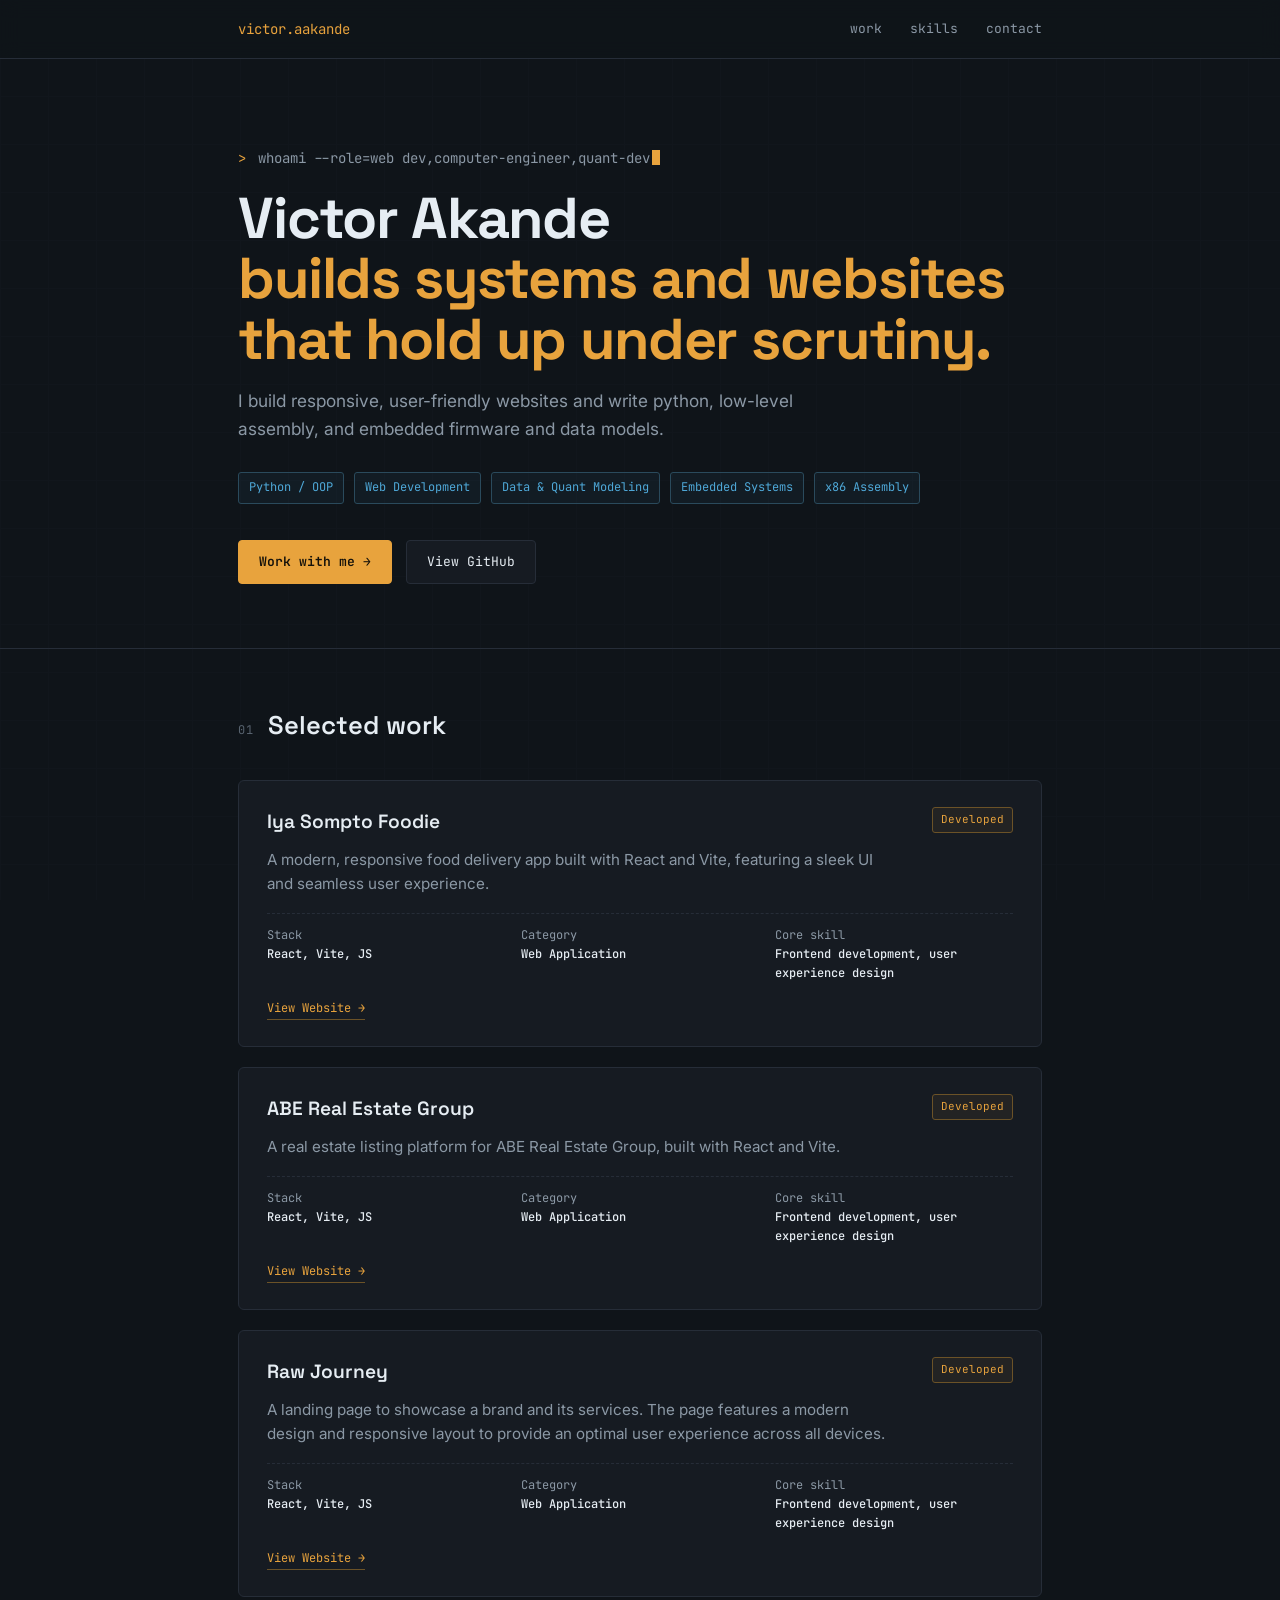
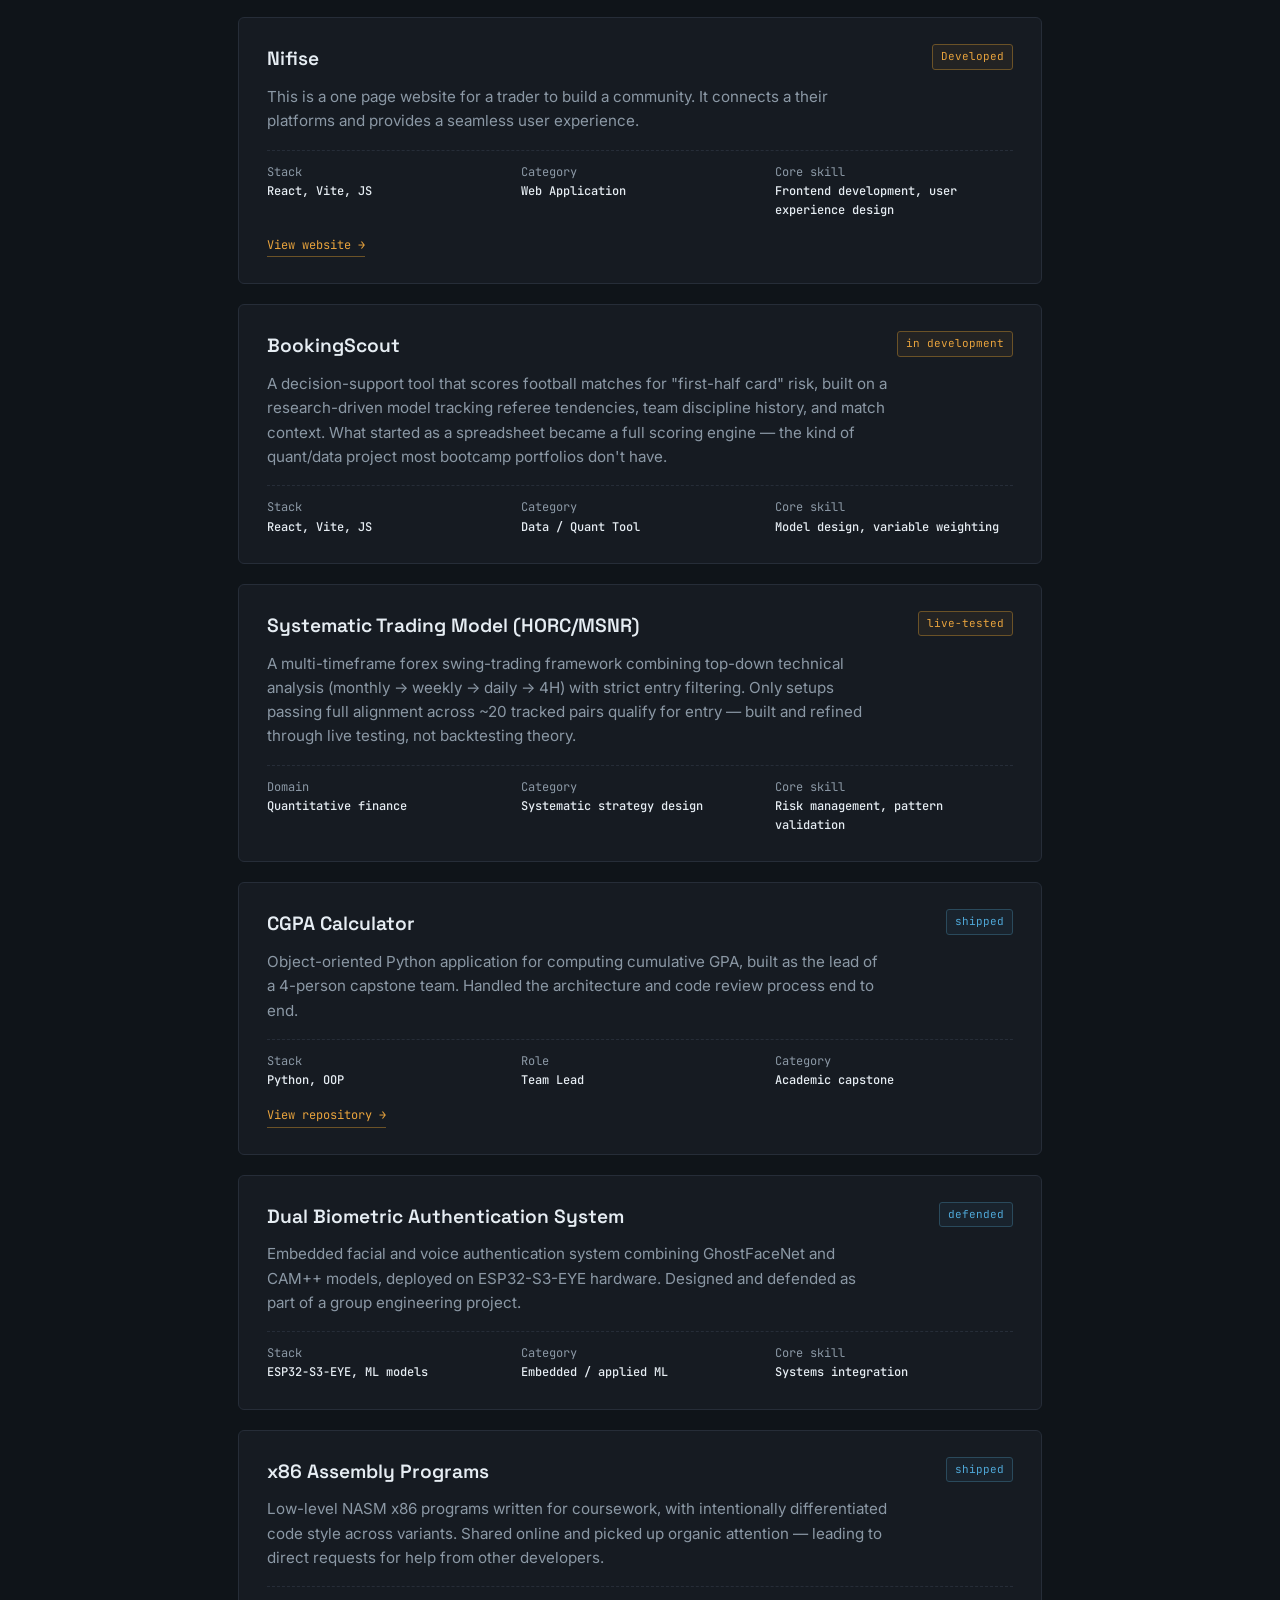
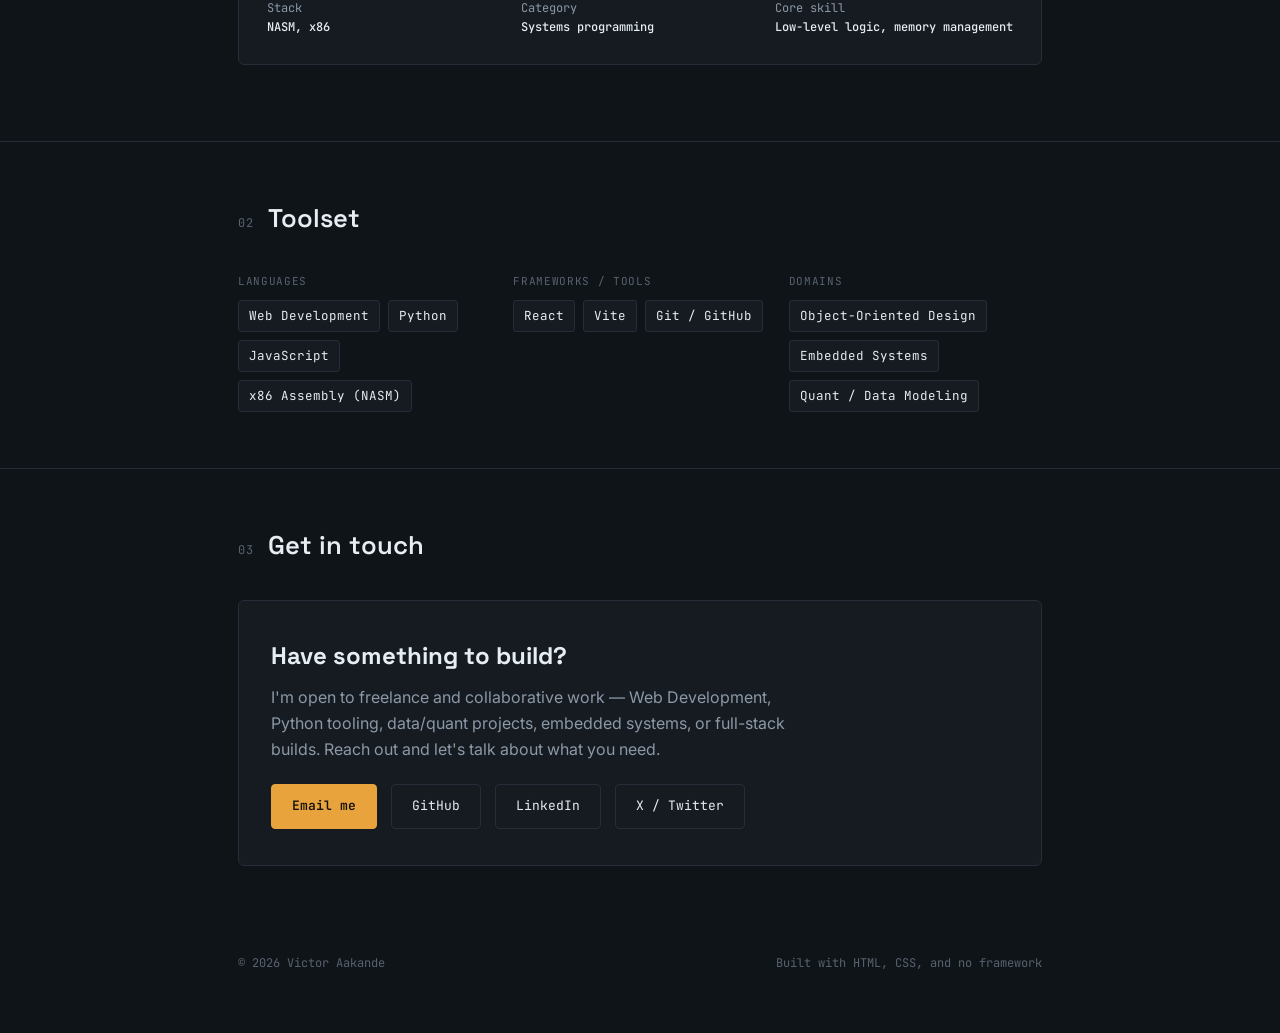
<file: MyPortfolioWeb/index.html>
<!DOCTYPE html>
<html lang="en">
<head>
<meta charset="UTF-8">
<meta name="viewport" content="width=device-width, initial-scale=1.0">
<title>Victor Akande — Web Dev, Software & Quant Engineering</title>
<meta name="description" content="Portfolio of Victor Akande — Web Development, Python/OOP, embedded systems, and data-driven quant engineering.">

<link rel="preconnect" href="https://fonts.googleapis.com">
<link rel="preconnect" href="https://fonts.gstatic.com" crossorigin>
<link href="https://fonts.googleapis.com/css2?family=Space+Grotesk:wght@400;500;600;700&family=Inter:wght@400;500;600&family=JetBrains+Mono:wght@400;500;600&display=swap" rel="stylesheet">
<link rel="stylesheet" href="styles.css">
</head>
<body>

<nav>
  <div class="wrap">
    <div class="nav-mark">victor.aakande</div>
    <div class="nav-links">
      <a href="#work">work</a>
      <a href="#skills">skills</a>
      <a href="#contact">contact</a>
    </div>
  </div>
</nav>

<header class="hero">
  <div class="wrap">
    <div class="prompt-line"><span class="caret">&gt;</span>&nbsp;<span class="typed" id="typed"></span></div>
    <h1 class="name">Victor Akande<br><span class="accent">builds systems and websites that hold up under scrutiny.</span></h1>
    <p class="tagline">I build responsive, user-friendly websites and write python, low-level assembly, and embedded firmware and data models.</p>
    <div class="hero-tags">
      <span class="tag">Python / OOP</span>
      <span class="tag">Web Development</span>
      <span class="tag">Data & Quant Modeling</span>
      <span class="tag">Embedded Systems</span>
      <span class="tag">x86 Assembly</span>
    </div>
    <div class="cta-row">
      <a class="btn btn-primary" href="#contact">Work with me →</a>
      <a class="btn btn-ghost" href="https://github.com/aakandevictor" target="_blank" rel="noopener">View GitHub</a>
    </div>
  </div>
</header>

<section id="work">
  <div class="wrap">
    <div class="section-head">
      <span class="label">01</span>
      <h2>Selected work</h2>
    </div>

    <div class="project">
      <div class="project-top">
        <div class="project-title">Iya Sompto Foodie</div>
        <div class="project-status status-active">Developed</div>
      </div>
      <p class="project-desc">A modern, responsive food delivery app built with React and Vite, featuring a sleek UI and seamless user experience.</p>
      <div class="spec-sheet">
        <div><span>Stack</span><b>React, Vite, JS</b></div>
        <div><span>Category</span><b>Web Application</b></div>
        <div><span>Core skill</span><b>Frontend development, user experience design</b></div>
      </div>
      <div class="project-links">
        <a href="https://iyasompto.netlify.app/" target="_blank" rel="noopener">View Website →</a>
      </div>
    </div>

    <div class="project">
      <div class="project-top">
        <div class="project-title">ABE Real Estate Group</div>
        <div class="project-status status-active">Developed</div>
      </div>
      <p class="project-desc">A real estate listing platform for ABE Real Estate Group, built with React and Vite.</p>
      <div class="spec-sheet">
        <div><span>Stack</span><b>React, Vite, JS</b></div>
        <div><span>Category</span><b>Web Application</b></div>
        <div><span>Core skill</span><b>Frontend development, user experience design</b></div>
      </div>
      <div class="project-links">
        <a href="https://aberealestategroup.com" target="_blank" rel="noopener">View Website →</a>
      </div>
    </div>

     <div class="project">
      <div class="project-top">
        <div class="project-title">Raw Journey</div>
        <div class="project-status status-active">Developed</div>
      </div>
      <p class="project-desc">A landing page to showcase a brand and its services. The page features a modern design and responsive layout to provide an optimal user experience across all devices.</p>
      <div class="spec-sheet">
        <div><span>Stack</span><b>React, Vite, JS</b></div>
        <div><span>Category</span><b>Web Application</b></div>
        <div><span>Core skill</span><b>Frontend development, user experience design</b></div>
      </div>
      <div class="project-links">
        <a href="https://rawjourney.com" target="_blank" rel="noopener">View Website →</a>
      </div>
    </div>

     <div class="project">
      <div class="project-top">
        <div class="project-title">Nifise</div>
        <div class="project-status status-active">Developed</div>
      </div>
      <p class="project-desc">This is a one page website for a trader to build a community. It connects a their platforms and provides a seamless user experience.</p>
      <div class="spec-sheet">
        <div><span>Stack</span><b>React, Vite, JS</b></div>
        <div><span>Category</span><b>Web Application</b></div>
        <div><span>Core skill</span><b>Frontend development, user experience design</b></div>
      </div>
      <div class="project-links">
        <a href="https://nifise.com" target="_blank" rel="noopener">View website →</a>
      </div>
    </div>

    <div class="project">
      <div class="project-top">
        <div class="project-title">BookingScout</div>
        <div class="project-status status-active">in development</div>
      </div>
      <p class="project-desc">A decision-support tool that scores football matches for "first-half card" risk, built on a research-driven model tracking referee tendencies, team discipline history, and match context. What started as a spreadsheet became a full scoring engine — the kind of quant/data project most bootcamp portfolios don't have.</p>
      <div class="spec-sheet">
        <div><span>Stack</span><b>React, Vite, JS</b></div>
        <div><span>Category</span><b>Data / Quant Tool</b></div>
        <div><span>Core skill</span><b>Model design, variable weighting</b></div>
      </div>
    </div>

    <div class="project">
      <div class="project-top">
        <div class="project-title">Systematic Trading Model (HORC/MSNR)</div>
        <div class="project-status status-active">live-tested</div>
      </div>
      <p class="project-desc">A multi-timeframe forex swing-trading framework combining top-down technical analysis (monthly → weekly → daily → 4H) with strict entry filtering. Only setups passing full alignment across ~20 tracked pairs qualify for entry — built and refined through live testing, not backtesting theory.</p>
      <div class="spec-sheet">
        <div><span>Domain</span><b>Quantitative finance</b></div>
        <div><span>Category</span><b>Systematic strategy design</b></div>
        <div><span>Core skill</span><b>Risk management, pattern validation</b></div>
      </div>
    </div>

    <div class="project">
      <div class="project-top">
        <div class="project-title">CGPA Calculator</div>
        <div class="project-status status-done">shipped</div>
      </div>
      <p class="project-desc">Object-oriented Python application for computing cumulative GPA, built as the lead of a 4-person capstone team. Handled the architecture and code review process end to end.</p>
      <div class="spec-sheet">
        <div><span>Stack</span><b>Python, OOP</b></div>
        <div><span>Role</span><b>Team Lead</b></div>
        <div><span>Category</span><b>Academic capstone</b></div>
      </div>
      <div class="project-links">
        <a href="https://github.com/aakandevictor/Grp2--CPGA-Calculator" target="_blank" rel="noopener">View repository →</a>
      </div>
    </div>

    <div class="project">
      <div class="project-top">
        <div class="project-title">Dual Biometric Authentication System</div>
        <div class="project-status status-done">defended</div>
      </div>
      <p class="project-desc">Embedded facial and voice authentication system combining GhostFaceNet and CAM++ models, deployed on ESP32-S3-EYE hardware. Designed and defended as part of a group engineering project.</p>
      <div class="spec-sheet">
        <div><span>Stack</span><b>ESP32-S3-EYE, ML models</b></div>
        <div><span>Category</span><b>Embedded / applied ML</b></div>
        <div><span>Core skill</span><b>Systems integration</b></div>
      </div>
    </div>

    <div class="project">
      <div class="project-top">
        <div class="project-title">x86 Assembly Programs</div>
        <div class="project-status status-done">shipped</div>
      </div>
      <p class="project-desc">Low-level NASM x86 programs written for coursework, with intentionally differentiated code style across variants. Shared online and picked up organic attention — leading to direct requests for help from other developers.</p>
      <div class="spec-sheet">
        <div><span>Stack</span><b>NASM, x86</b></div>
        <div><span>Category</span><b>Systems programming</b></div>
        <div><span>Core skill</span><b>Low-level logic, memory management</b></div>
      </div>
    </div>

  </div>
</section>

<section id="skills">
  <div class="wrap">
    <div class="section-head">
      <span class="label">02</span>
      <h2>Toolset</h2>
    </div>
    <div class="skills-grid">
      <div class="skill-group">
        <div class="skill-label">Languages</div>
        <div class="skill-items">
          <span>Web Development</span><span>Python</span><span>JavaScript</span><span>x86 Assembly (NASM)</span>
        </div>
      </div>
      <div class="skill-group">
        <div class="skill-label">Frameworks / Tools</div>
        <div class="skill-items">
          <span>React</span><span>Vite</span><span>Git / GitHub</span>
        </div>
      </div>
      <div class="skill-group">
        <div class="skill-label">Domains</div>
        <div class="skill-items">
          <span>Object-Oriented Design</span><span>Embedded Systems</span><span>Quant / Data Modeling</span>
        </div>
      </div>
    </div>
  </div>
</section>

<section id="contact">
  <div class="wrap">
    <div class="section-head">
      <span class="label">03</span>
      <h2>Get in touch</h2>
    </div>
    <div class="contact-box">
      <h2>Have something to build?</h2>
      <p>I'm open to freelance and collaborative work — Web Development, Python tooling, data/quant projects, embedded systems, or full-stack builds. Reach out and let's talk about what you need.</p>
      <div class="contact-links">
        <a class="btn btn-primary" href="mailto:aakandevictor@gmail.com">Email me</a>
        <a class="btn btn-ghost" href="https://github.com/aakandevictor" target="_blank" rel="noopener">GitHub</a>
        <a class="btn btn-ghost" href="https://linkedin.com/aakandevictor" target="_blank" rel="noopener">LinkedIn</a>
        <a class="btn btn-ghost" href="https://twitter.com/Nifise" target="_blank" rel="noopener">X / Twitter</a>
      </div>
    </div>
  </div>
</section>

<footer>
  <div class="wrap" style="display:flex; justify-content:space-between; width:100%; flex-wrap:wrap; gap:10px;">
    <span>© 2026 Victor Aakande</span>
    <span>Built with HTML, CSS, and no framework</span>
  </div>
</footer>

<script>
  // typed terminal line in hero
  const line = "whoami --role=web dev,computer-engineer,quant-dev";
  const el = document.getElementById('typed');
  let i = 0;
  function type() {
    if (i <= line.length) {
      el.textContent = line.slice(0, i);
      i++;
      setTimeout(type, 32);
    }
  }
  type();

  // fade-in projects on scroll
  const observer = new IntersectionObserver((entries) => {
    entries.forEach(entry => {
      if (entry.isIntersecting) {
        entry.target.classList.add('visible');
        observer.unobserve(entry.target);
      }
    });
  }, { threshold: 0.15 });

  document.querySelectorAll('.project').forEach(p => observer.observe(p));

  // respect reduced motion
  if (window.matchMedia('(prefers-reduced-motion: reduce)').matches) {
    document.querySelectorAll('.project').forEach(p => p.classList.add('visible'));
    el.textContent = line;
  }
</script>

</body>
</html>
</file>
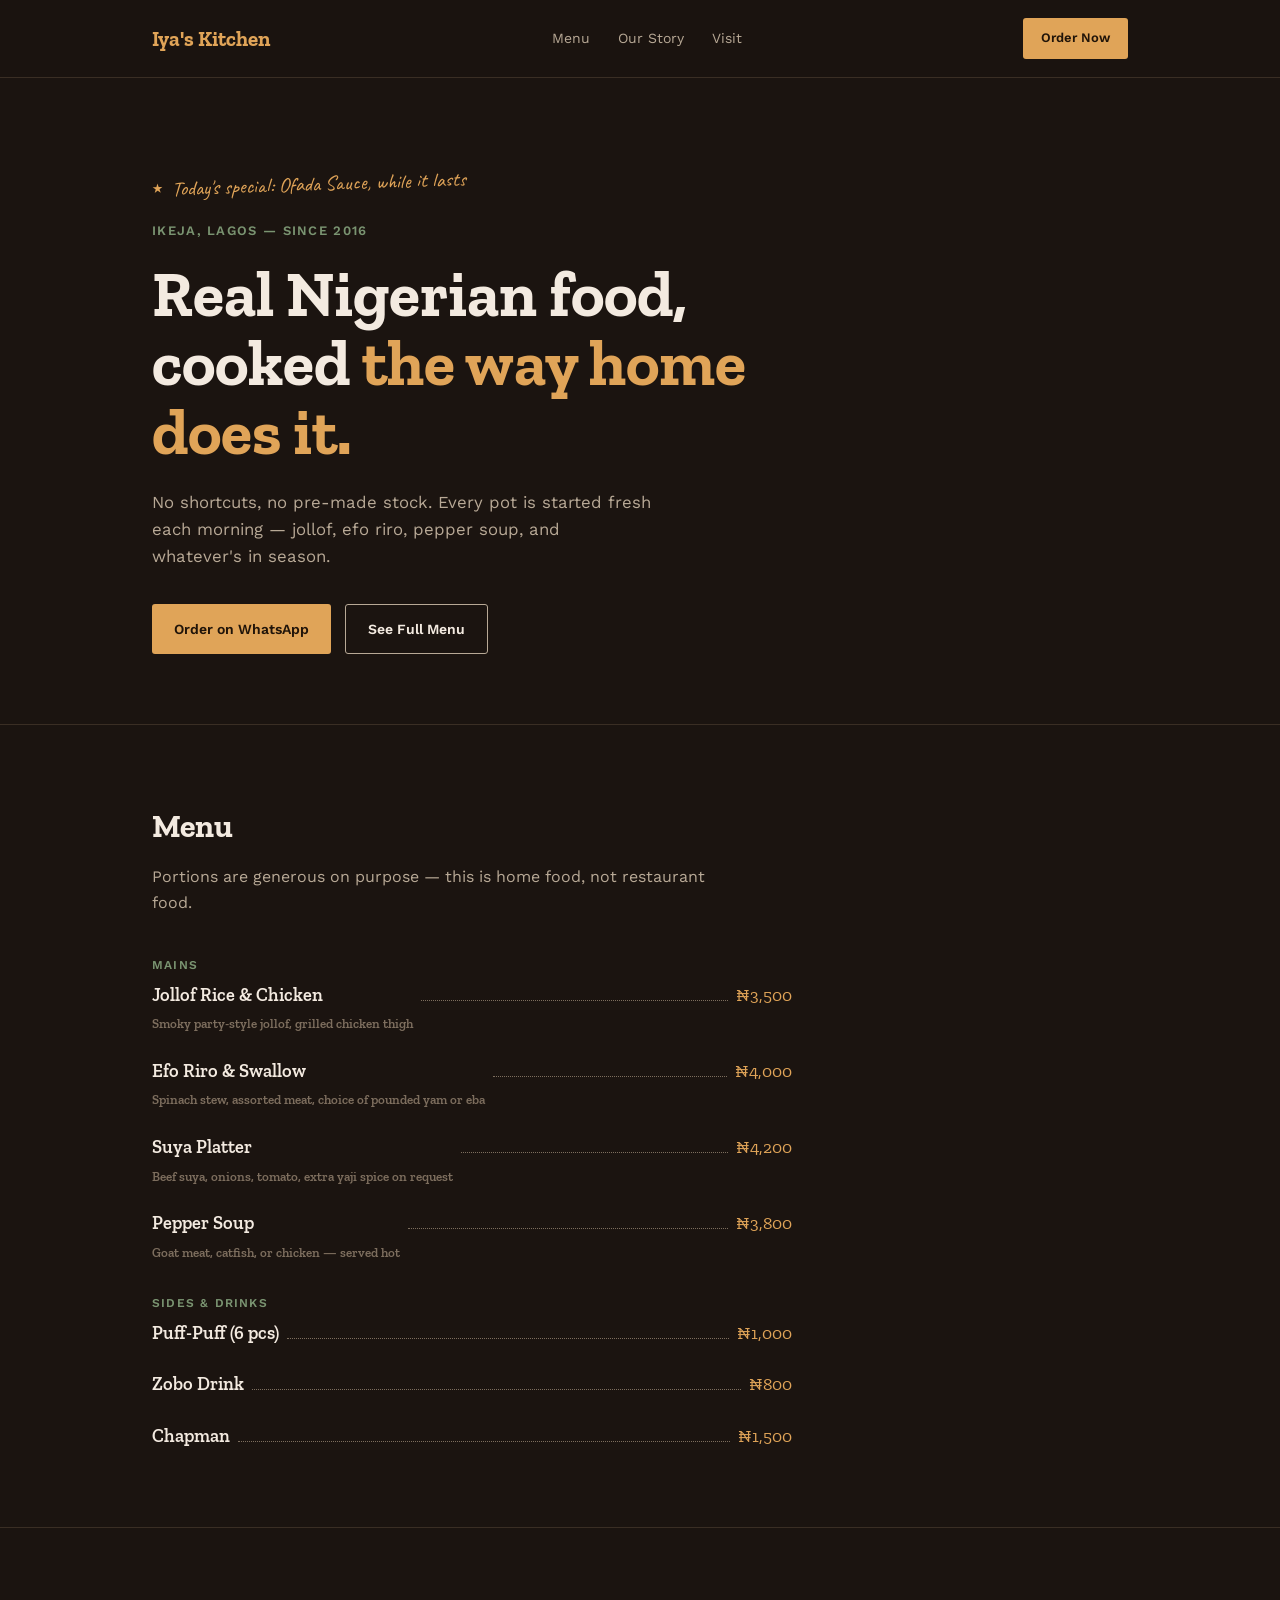
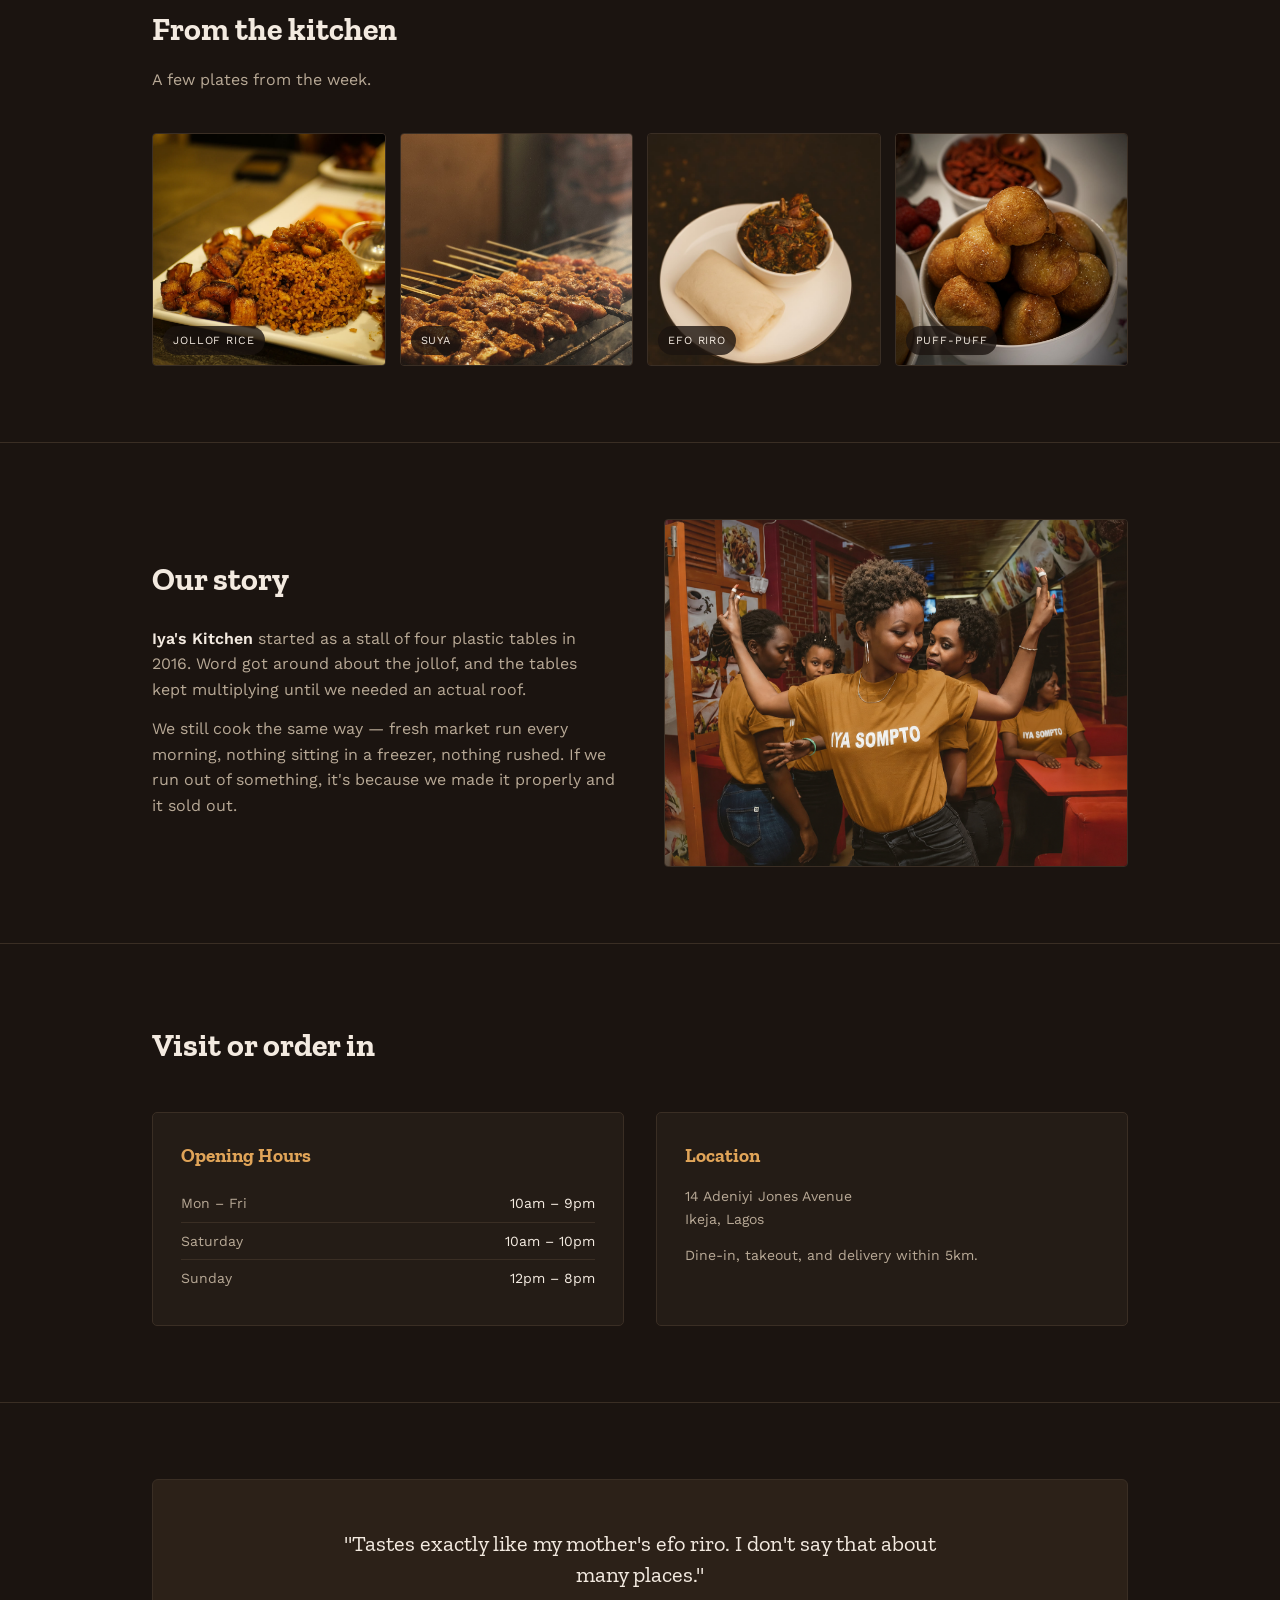
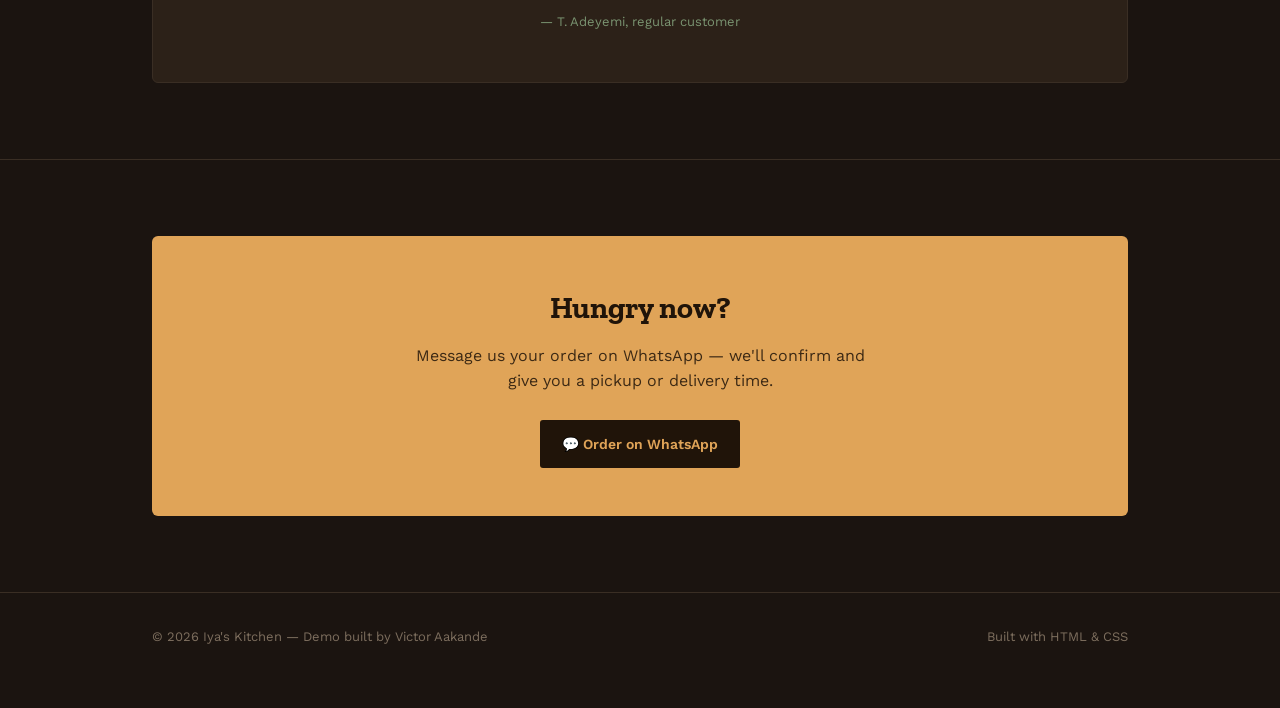
<file: Sompto/index.html>
<!DOCTYPE html>
<html lang="en">
<head>
<meta charset="UTF-8">
<meta name="viewport" content="width=device-width, initial-scale=1.0">
<title>Iya's Kitchen — Home-style Nigerian Cooking</title>
<meta name="description" content="Home-style Nigerian restaurant — demo site built by Victor Aakande.">

<link rel="preconnect" href="https://fonts.googleapis.com">
<link rel="preconnect" href="https://fonts.gstatic.com" crossorigin>
<link href="https://fonts.googleapis.com/css2?family=Zilla+Slab:wght@500;600;700&family=Work+Sans:wght@400;500;600&family=Caveat:wght@600&display=swap" rel="stylesheet">
<link rel="stylesheet" href="styles.css">
</head>
<body>

<nav>
  <div class="wrap">
    <div class="brand">Iya's Kitchen</div>
    <div class="nav-links">
      <a href="#menu">Menu</a>
      <a href="#story">Our Story</a>
      <a href="#visit">Visit</a>
    </div>
    <a class="nav-cta" href="#contact">Order Now</a>
  </div>
</nav>

<header class="hero">
  <div class="wrap">
    <div class="special-tag">Today's special: Ofada Sauce, while it lasts</div>
    <div class="eyebrow">Ikeja, Lagos — Since 2016</div>
    <h1 class="hero-title">Real Nigerian food, cooked <span>the way home does it.</span></h1>
    <p class="hero-sub">No shortcuts, no pre-made stock. Every pot is started fresh each morning — jollof, efo riro, pepper soup, and whatever's in season.</p>
    <div class="hero-cta-row">
      <a class="btn btn-fill" href="#contact">Order on WhatsApp</a>
      <a class="btn btn-line" href="#menu">See Full Menu</a>
    </div>
  </div>
</header>

<section id="menu">
  <div class="wrap">
    <div class="section-head">
      <h2>Menu</h2>
      <p>Portions are generous on purpose — this is home food, not restaurant food.</p>
    </div>

    <div class="menu-category">Mains</div>
    <div class="menu-list">
      <div class="menu-item">
        <span class="name">Jollof Rice &amp; Chicken<span class="desc">Smoky party-style jollof, grilled chicken thigh</span></span>
        <span class="dots"></span>
        <span class="price">₦3,500</span>
      </div>
      <div class="menu-item">
        <span class="name">Efo Riro &amp; Swallow<span class="desc">Spinach stew, assorted meat, choice of pounded yam or eba</span></span>
        <span class="dots"></span>
        <span class="price">₦4,000</span>
      </div>
      <div class="menu-item">
        <span class="name">Suya Platter<span class="desc">Beef suya, onions, tomato, extra yaji spice on request</span></span>
        <span class="dots"></span>
        <span class="price">₦4,200</span>
      </div>
      <div class="menu-item">
        <span class="name">Pepper Soup<span class="desc">Goat meat, catfish, or chicken — served hot</span></span>
        <span class="dots"></span>
        <span class="price">₦3,800</span>
      </div>
    </div>

    <div class="menu-category">Sides &amp; Drinks</div>
    <div class="menu-list">
      <div class="menu-item">
        <span class="name">Puff-Puff (6 pcs)</span>
        <span class="dots"></span>
        <span class="price">₦1,000</span>
      </div>
      <div class="menu-item">
        <span class="name">Zobo Drink</span>
        <span class="dots"></span>
        <span class="price">₦800</span>
      </div>
      <div class="menu-item">
        <span class="name">Chapman</span>
        <span class="dots"></span>
        <span class="price">₦1,500</span>
      </div>
    </div>
  </div>
</section>

<section>
  <div class="wrap">
    <div class="section-head">
      <h2>From the kitchen</h2>
      <p>A few plates from the week.</p>
    </div>
    <div class="gallery-strip">
      <div class="gallery-item">
        <img src="images/jollof.jpg" alt="Jollof rice with grilled chicken">
        <span>Jollof Rice</span>
      </div>
      <div class="gallery-item">
        <img src="images/Suya.jpg" alt="Beef suya plated with onions and tomatoes">
        <span>Suya</span>
      </div>
      <div class="gallery-item">
        <img src="images/efo riro.jpg" alt="Efo riro served with a side of swallow">
        <span>Efo Riro</span>
      </div>
      <div class="gallery-item">
        <img src="images/puffpuff.jpg" alt="Golden puff-puff bites">
        <span>Puff-Puff</span>
      </div>
    </div>
  </div>
</section>

<section id="story">
  <div class="wrap">
    <div class="story-layout">
      <div class="story-text">
        <div class="section-head" style="margin-bottom:20px;">
          <h2>Our story</h2>
        </div>
        <p><strong>Iya's Kitchen</strong> started as a stall of four plastic tables in 2016. Word got around about the jollof, and the tables kept multiplying until we needed an actual roof.</p>
        <p>We still cook the same way — fresh market run every morning, nothing sitting in a freezer, nothing rushed. If we run out of something, it's because we made it properly and it sold out.</p>
      </div>
      <div class="story-photo">
        <img src="images/Our Story.png" alt="Iya Sompto kitchen and food preparation">
      </div>
    </div>
  </div>
</section>

<section id="visit">
  <div class="wrap">
    <div class="section-head">
      <h2>Visit or order in</h2>
    </div>
    <div class="info-grid">
      <div class="info-card">
        <h3>Opening Hours</h3>
        <div class="hours-row"><span>Mon – Fri</span><span>10am – 9pm</span></div>
        <div class="hours-row"><span>Saturday</span><span>10am – 10pm</span></div>
        <div class="hours-row"><span>Sunday</span><span>12pm – 8pm</span></div>
      </div>
      <div class="info-card">
        <h3>Location</h3>
        <p style="color:var(--text-dim); font-size:14px; margin-bottom:14px;">14 Adeniyi Jones Avenue<br>Ikeja, Lagos</p>
        <p style="color:var(--text-dim); font-size:14px;">Dine-in, takeout, and delivery within 5km.</p>
      </div>
    </div>
  </div>
</section>

<section>
  <div class="wrap">
    <div class="testimonial">
      <blockquote>"Tastes exactly like my mother's efo riro. I don't say that about many places."</blockquote>
      <cite>— T. Adeyemi, regular customer</cite>
    </div>
  </div>
</section>

<section id="contact">
  <div class="wrap">
    <div class="contact-panel">
      <h2>Hungry now?</h2>
      <p>Message us your order on WhatsApp — we'll confirm and give you a pickup or delivery time.</p>
      <a class="btn btn-fill" href="https://wa.me/2340000000000" target="_blank" rel="noopener">💬 Order on WhatsApp</a>
    </div>
  </div>
</section>

<footer>
  <div class="wrap" style="display:flex; justify-content:space-between; width:100%; flex-wrap:wrap; gap:10px;">
    <span>© 2026 Iya's Kitchen — Demo built by Victor Aakande</span>
    <span>Built with HTML &amp; CSS</span>
  </div>
</footer>

</body>
</html>
</file>
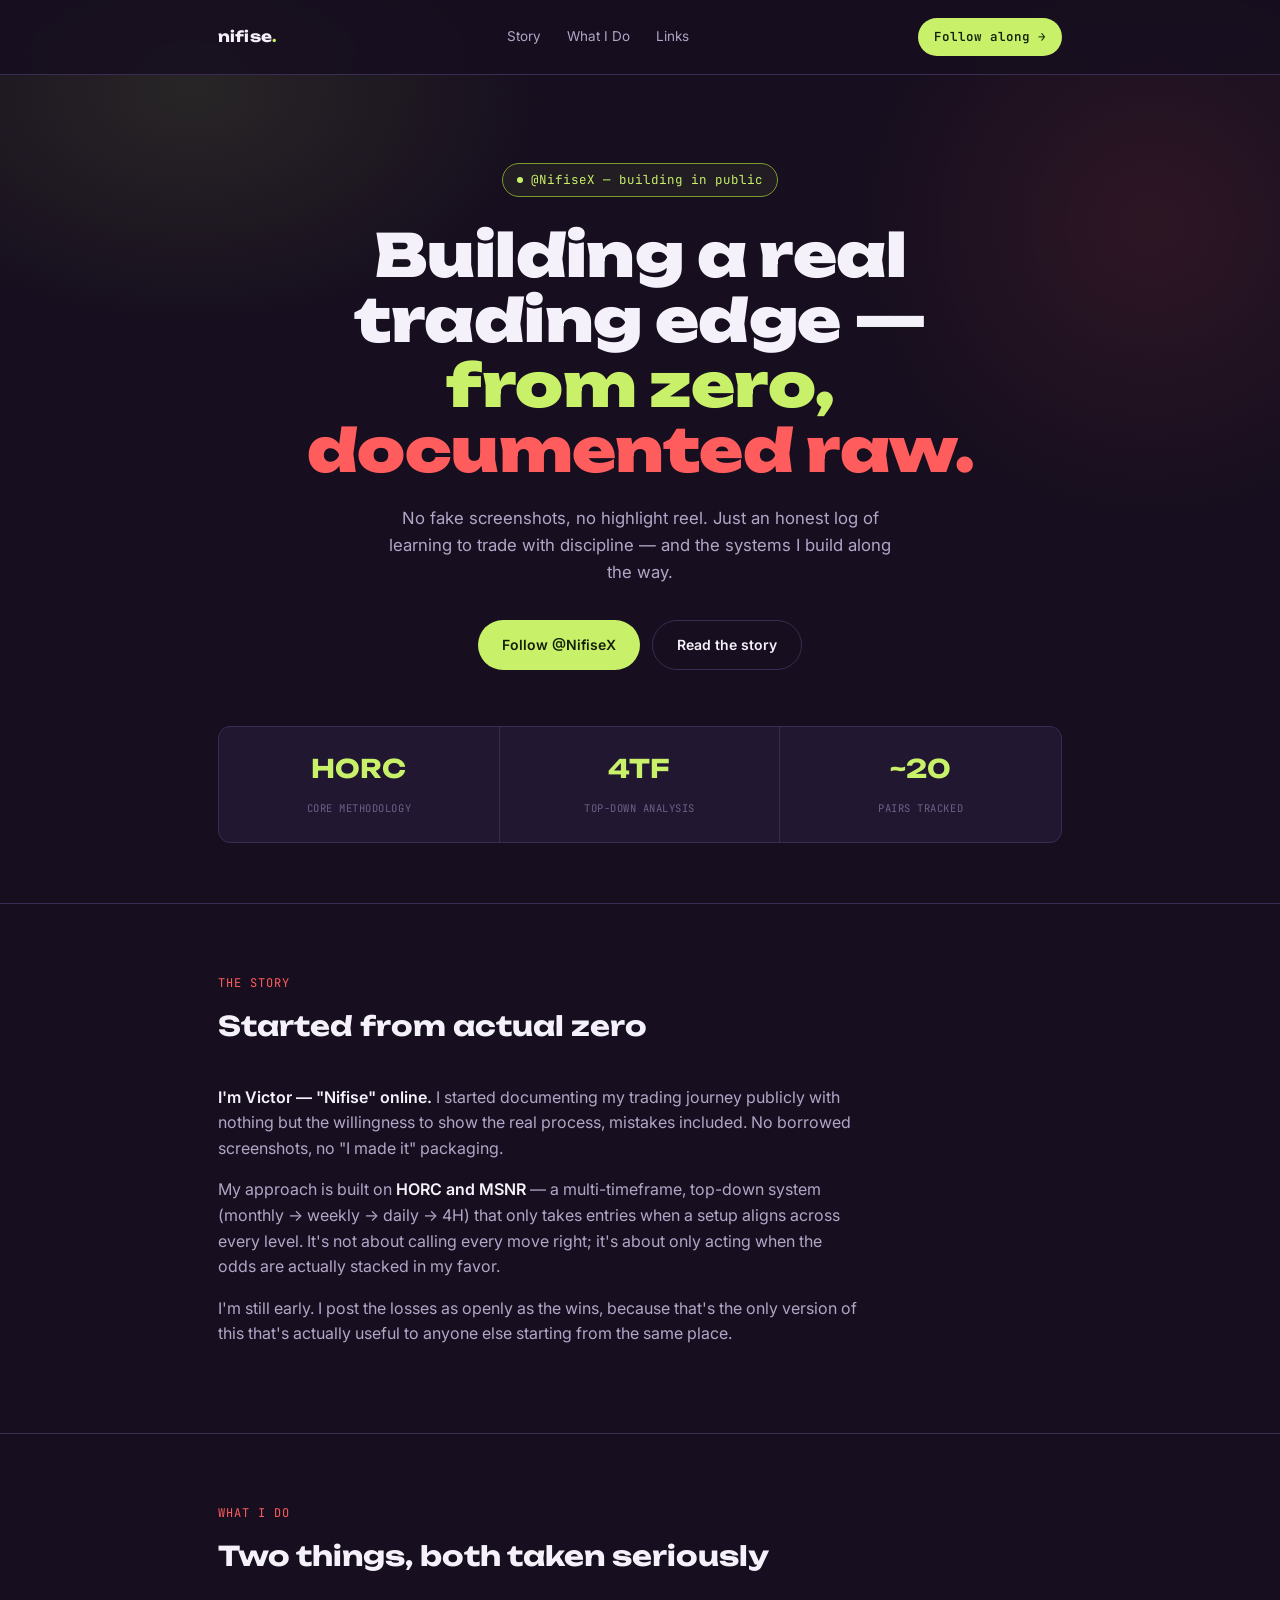
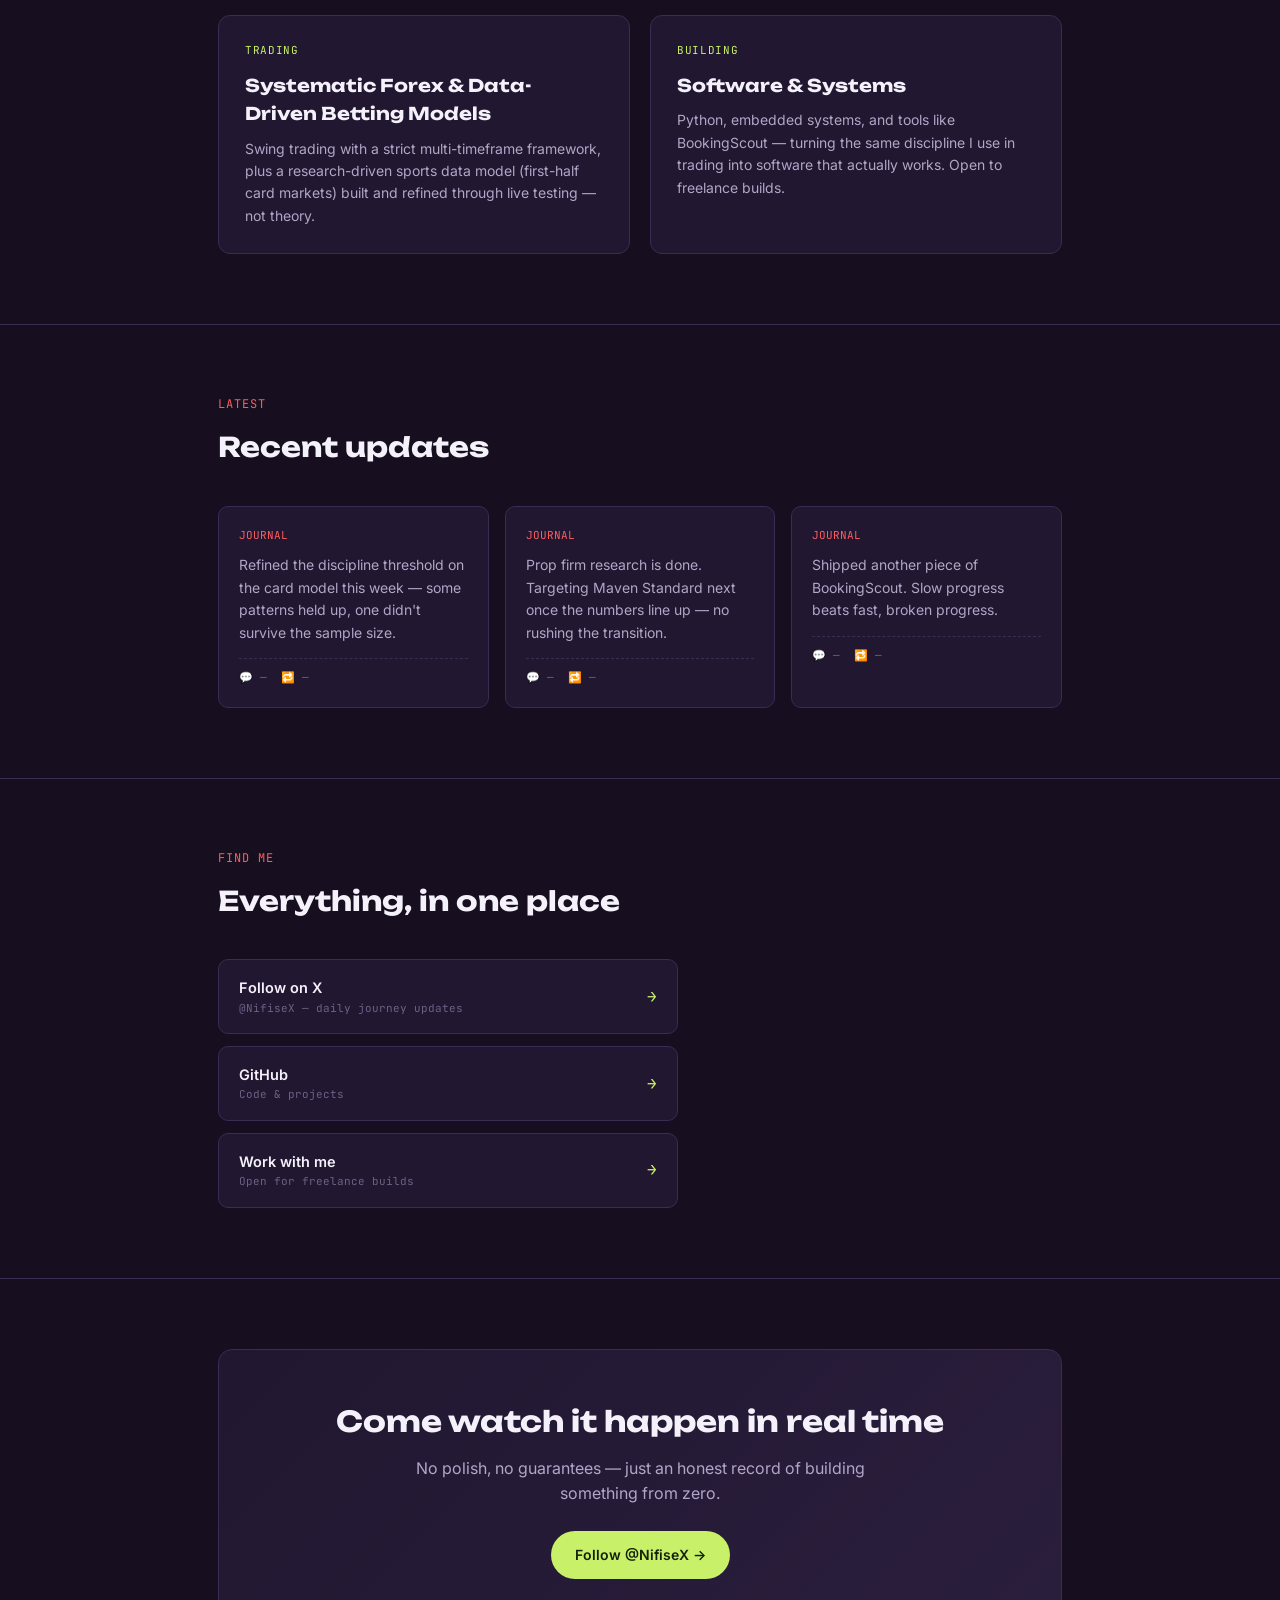
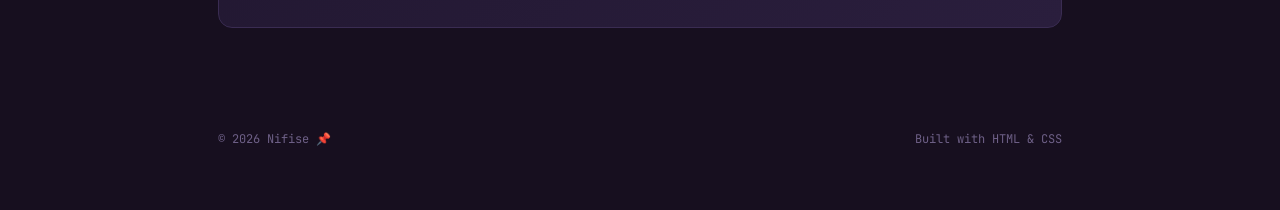
<file: nifise.html>
<!DOCTYPE html>
<html lang="en">
<head>
<meta charset="UTF-8">
<meta name="viewport" content="width=device-width, initial-scale=1.0">
<title>Nifise — Building an Edge From Zero</title>
<meta name="description" content="Victor 'Nifise' Aakande — documenting a real forex trading journey from zero, and building software on the side.">

<link rel="preconnect" href="https://fonts.googleapis.com">
<link rel="preconnect" href="https://fonts.gstatic.com" crossorigin>
<link href="https://fonts.googleapis.com/css2?family=Unbounded:wght@500;700;900&family=Inter:wght@400;500;600;700&family=JetBrains+Mono:wght@400;500;600&display=swap" rel="stylesheet">

<style>
  :root {
    --bg: #170F1F;
    --surface: #211730;
    --surface-2: #2A1E3D;
    --border: #3A2C52;
    --text: #F5F1FA;
    --text-dim: #B3A5C7;
    --text-faint: #6E6087;
    --lime: #C8F169;
    --lime-dark: #7A9A2E;
    --coral: #FF5D5D;
    --coral-dark: #8F2E2E;

    --display: 'Unbounded', sans-serif;
    --sans: 'Inter', sans-serif;
    --mono: 'JetBrains Mono', monospace;
  }

  * { margin: 0; padding: 0; box-sizing: border-box; }
  html { scroll-behavior: smooth; }
  body {
    background: var(--bg);
    color: var(--text);
    font-family: var(--sans);
    line-height: 1.6;
    overflow-x: hidden;
  }
  a { color: inherit; text-decoration: none; }
  ::selection { background: var(--lime); color: var(--bg); }
  :focus-visible { outline: 2px solid var(--lime); outline-offset: 3px; }

  body::before {
    content: '';
    position: fixed; inset: 0; z-index: 0; pointer-events: none;
    background:
      radial-gradient(600px 400px at 15% 10%, rgba(200,241,105,0.10), transparent 60%),
      radial-gradient(500px 500px at 90% 25%, rgba(255,93,93,0.10), transparent 60%);
  }

  .wrap { max-width: 900px; margin: 0 auto; padding: 0 28px; position: relative; z-index: 1; }

  /* ---------- NAV ---------- */
  nav {
    position: sticky; top: 0; z-index: 20;
    background: rgba(23, 15, 31, 0.85);
    backdrop-filter: blur(10px);
    border-bottom: 1px solid var(--border);
  }
  nav .wrap { display: flex; justify-content: space-between; align-items: center; padding: 18px 28px; }
  .brand { font-family: var(--display); font-size: 15px; font-weight: 700; letter-spacing: 0.01em; }
  .brand .dot { color: var(--lime); }
  .nav-links { display: flex; gap: 26px; font-size: 13.5px; color: var(--text-dim); }
  .nav-links a:hover { color: var(--text); }
  .nav-cta {
    font-family: var(--mono); font-size: 12.5px; font-weight: 600;
    background: var(--lime); color: #14200A; padding: 9px 16px; border-radius: 30px;
  }
  .nav-cta:hover { background: #d6f78a; }
  @media (max-width: 700px) { .nav-links { display: none; } }

  /* ---------- HERO ---------- */
  .hero { padding: 88px 0 60px; text-align: center; }
  .handle-tag {
    display: inline-flex; align-items: center; gap: 8px;
    font-family: var(--mono); font-size: 12.5px; color: var(--lime);
    border: 1px solid var(--lime-dark); background: rgba(200,241,105,0.06);
    padding: 6px 14px; border-radius: 30px; margin-bottom: 26px;
  }
  .handle-tag .pulse {
    width: 6px; height: 6px; border-radius: 50%; background: var(--lime);
    animation: pulse 1.6s ease-in-out infinite;
  }
  @keyframes pulse { 0%,100% { opacity: 1; } 50% { opacity: 0.3; } }

  h1.hero-title {
    font-family: var(--display); font-weight: 900;
    font-size: clamp(2.2rem, 7vw, 3.7rem);
    line-height: 1.1; letter-spacing: -0.01em;
    max-width: 760px; margin: 0 auto 22px;
  }
  h1.hero-title .hl { color: var(--lime); }
  h1.hero-title .hl2 { color: var(--coral); }

  .hero-sub {
    font-size: 1.05rem; color: var(--text-dim); max-width: 520px; margin: 0 auto 34px;
  }

  .hero-cta-row { display: flex; justify-content: center; gap: 12px; flex-wrap: wrap; margin-bottom: 56px; }
  .btn {
    font-family: var(--sans); font-size: 14px; font-weight: 600; padding: 13px 24px; border-radius: 30px;
    display: inline-flex; align-items: center; gap: 8px; transition: all .15s ease;
  }
  .btn-fill { background: var(--lime); color: #14200A; }
  .btn-fill:hover { transform: translateY(-2px); background: #d6f78a; }
  .btn-line { border: 1.5px solid var(--border); color: var(--text); }
  .btn-line:hover { border-color: var(--text-dim); }

  .stats-bar {
    display: grid; grid-template-columns: repeat(3, 1fr);
    background: var(--surface); border: 1px solid var(--border); border-radius: 12px;
    overflow: hidden;
  }
  .stat-cell { padding: 22px 16px; text-align: center; border-right: 1px solid var(--border); }
  .stat-cell:last-child { border-right: none; }
  .stat-cell .num {
    font-family: var(--display); font-size: 1.6rem; font-weight: 700; color: var(--lime); display: block; margin-bottom: 4px;
  }
  .stat-cell .lbl { font-family: var(--mono); font-size: 10.5px; color: var(--text-faint); text-transform: uppercase; letter-spacing: 0.05em; }
  @media (max-width: 560px) { .stat-cell .num { font-size: 1.2rem; } }

  /* ---------- SECTIONS ---------- */
  section { padding: 70px 0; border-top: 1px solid var(--border); }
  .section-head { margin-bottom: 36px; max-width: 560px; }
  .section-label {
    font-family: var(--mono); font-size: 12px; color: var(--coral);
    text-transform: uppercase; letter-spacing: 0.08em; margin-bottom: 12px; display: block;
  }
  .section-head h2 { font-family: var(--display); font-weight: 700; font-size: 1.7rem; }
  .section-head p { color: var(--text-dim); margin-top: 10px; }

  .story-text { max-width: 640px; color: var(--text-dim); }
  .story-text p { margin-bottom: 16px; }
  .story-text strong { color: var(--text); font-weight: 600; }

  /* ---------- PILLARS (dual identity: trader + builder) ---------- */
  .pillars-grid { display: grid; grid-template-columns: 1fr 1fr; gap: 20px; }
  @media (max-width: 700px) { .pillars-grid { grid-template-columns: 1fr; } }
  .pillar-card {
    background: var(--surface); border: 1px solid var(--border); border-radius: 12px; padding: 26px;
  }
  .pillar-card .pillar-tag {
    font-family: var(--mono); font-size: 11px; text-transform: uppercase; letter-spacing: 0.06em;
    color: var(--lime); margin-bottom: 12px; display: block;
  }
  .pillar-card h3 { font-family: var(--display); font-size: 1.1rem; margin-bottom: 10px; }
  .pillar-card p { color: var(--text-dim); font-size: 14px; }

  /* ---------- FEED ---------- */
  .feed-grid { display: grid; grid-template-columns: repeat(3, 1fr); gap: 16px; }
  @media (max-width: 760px) { .feed-grid { grid-template-columns: 1fr; } }
  .feed-card { background: var(--surface); border: 1px solid var(--border); border-radius: 10px; padding: 20px; }
  .feed-card .day-tag { font-family: var(--mono); font-size: 11px; color: var(--coral); margin-bottom: 10px; display: block; }
  .feed-card p { font-size: 14px; color: var(--text-dim); margin-bottom: 14px; }
  .feed-card .feed-meta {
    display: flex; gap: 14px; font-family: var(--mono); font-size: 11px; color: var(--text-faint);
    border-top: 1px dashed var(--border); padding-top: 10px;
  }

  /* ---------- LINKS ---------- */
  .link-stack { display: flex; flex-direction: column; gap: 12px; max-width: 460px; }
  .link-item {
    background: var(--surface); border: 1px solid var(--border); border-radius: 10px;
    padding: 16px 20px; display: flex; justify-content: space-between; align-items: center;
    transition: border-color .15s ease, background .15s ease;
  }
  .link-item:hover { border-color: var(--lime-dark); background: var(--surface-2); }
  .link-item .link-label { font-weight: 600; font-size: 14.5px; }
  .link-item .link-sub { font-family: var(--mono); font-size: 11px; color: var(--text-faint); }
  .link-item .arrow { color: var(--lime); font-family: var(--mono); }

  .footer-cta {
    background: linear-gradient(135deg, var(--surface), var(--surface-2));
    border: 1px solid var(--border); border-radius: 14px; padding: 48px; text-align: center;
  }
  .footer-cta h2 { font-family: var(--display); font-size: 1.8rem; margin-bottom: 12px; }
  .footer-cta p { color: var(--text-dim); margin-bottom: 24px; max-width: 460px; margin-left: auto; margin-right: auto; }

  footer {
    padding: 32px 0 60px; font-family: var(--mono); font-size: 12px; color: var(--text-faint);
    display: flex; justify-content: space-between; flex-wrap: wrap; gap: 10px;
  }
</style>
</head>
<body>

<nav>
  <div class="wrap">
    <div class="brand">nifise<span class="dot">.</span></div>
    <div class="nav-links">
      <a href="#story">Story</a>
      <a href="#pillars">What I Do</a>
      <a href="#links">Links</a>
    </div>
    <a class="nav-cta" href="#links">Follow along →</a>
  </div>
</nav>

<header class="hero">
  <div class="wrap">
    <div class="handle-tag"><span class="pulse"></span> @NifiseX — building in public</div>
    <h1 class="hero-title">Building a real trading edge — <span class="hl">from zero,</span> <span class="hl2">documented raw.</span></h1>
    <p class="hero-sub">No fake screenshots, no highlight reel. Just an honest log of learning to trade with discipline — and the systems I build along the way.</p>
    <div class="hero-cta-row">
      <a class="btn btn-fill" href="https://x.com/NifiseX" target="_blank" rel="noopener">Follow @NifiseX</a>
      <a class="btn btn-line" href="#story">Read the story</a>
    </div>

    <div class="stats-bar">
      <div class="stat-cell"><span class="num">HORC</span><span class="lbl">Core Methodology</span></div>
      <div class="stat-cell"><span class="num">4TF</span><span class="lbl">Top-Down Analysis</span></div>
      <div class="stat-cell"><span class="num">~20</span><span class="lbl">Pairs Tracked</span></div>
    </div>
  </div>
</header>

<section id="story">
  <div class="wrap">
    <div class="section-head">
      <span class="section-label">The Story</span>
      <h2>Started from actual zero</h2>
    </div>
    <div class="story-text">
      <p><strong>I'm Victor — "Nifise" online.</strong> I started documenting my trading journey publicly with nothing but the willingness to show the real process, mistakes included. No borrowed screenshots, no "I made it" packaging.</p>
      <p>My approach is built on <strong>HORC and MSNR</strong> — a multi-timeframe, top-down system (monthly → weekly → daily → 4H) that only takes entries when a setup aligns across every level. It's not about calling every move right; it's about only acting when the odds are actually stacked in my favor.</p>
      <p>I'm still early. I post the losses as openly as the wins, because that's the only version of this that's actually useful to anyone else starting from the same place.</p>
    </div>
  </div>
</section>

<section id="pillars">
  <div class="wrap">
    <div class="section-head">
      <span class="section-label">What I Do</span>
      <h2>Two things, both taken seriously</h2>
    </div>
    <div class="pillars-grid">
      <div class="pillar-card">
        <span class="pillar-tag">Trading</span>
        <h3>Systematic Forex &amp; Data-Driven Betting Models</h3>
        <p>Swing trading with a strict multi-timeframe framework, plus a research-driven sports data model (first-half card markets) built and refined through live testing — not theory.</p>
      </div>
      <div class="pillar-card">
        <span class="pillar-tag">Building</span>
        <h3>Software &amp; Systems</h3>
        <p>Python, embedded systems, and tools like BookingScout — turning the same discipline I use in trading into software that actually works. Open to freelance builds.</p>
      </div>
    </div>
  </div>
</section>

<section>
  <div class="wrap">
    <div class="section-head">
      <span class="section-label">Latest</span>
      <h2>Recent updates</h2>
    </div>
    <div class="feed-grid">
      <div class="feed-card">
        <span class="day-tag">JOURNAL</span>
        <p>Refined the discipline threshold on the card model this week — some patterns held up, one didn't survive the sample size.</p>
        <div class="feed-meta"><span>💬 —</span><span>🔁 —</span></div>
      </div>
      <div class="feed-card">
        <span class="day-tag">JOURNAL</span>
        <p>Prop firm research is done. Targeting Maven Standard next once the numbers line up — no rushing the transition.</p>
        <div class="feed-meta"><span>💬 —</span><span>🔁 —</span></div>
      </div>
      <div class="feed-card">
        <span class="day-tag">JOURNAL</span>
        <p>Shipped another piece of BookingScout. Slow progress beats fast, broken progress.</p>
        <div class="feed-meta"><span>💬 —</span><span>🔁 —</span></div>
      </div>
    </div>
  </div>
</section>

<section id="links">
  <div class="wrap">
    <div class="section-head">
      <span class="section-label">Find Me</span>
      <h2>Everything, in one place</h2>
    </div>
    <div class="link-stack">
      <a class="link-item" href="https://x.com/NifiseX" target="_blank" rel="noopener">
        <div><div class="link-label">Follow on X</div><div class="link-sub">@NifiseX — daily journey updates</div></div>
        <span class="arrow">→</span>
      </a>
      <a class="link-item" href="https://github.com/aakandevictor" target="_blank" rel="noopener">
        <div><div class="link-label">GitHub</div><div class="link-sub">Code &amp; projects</div></div>
        <span class="arrow">→</span>
      </a>
      <a class="link-item" href="mailto:YOUR_EMAIL@example.com">
        <div><div class="link-label">Work with me</div><div class="link-sub">Open for freelance builds</div></div>
        <span class="arrow">→</span>
      </a>
    </div>
  </div>
</section>

<section>
  <div class="wrap">
    <div class="footer-cta">
      <h2>Come watch it happen in real time</h2>
      <p>No polish, no guarantees — just an honest record of building something from zero.</p>
      <a class="btn btn-fill" href="https://x.com/NifiseX" target="_blank" rel="noopener">Follow @NifiseX →</a>
    </div>
  </div>
</section>

<footer>
  <div class="wrap" style="display:flex; justify-content:space-between; width:100%; flex-wrap:wrap; gap:10px;">
    <span>© 2026 Nifise 📌</span>
    <span>Built with HTML &amp; CSS</span>
  </div>
</footer>

</body>
</html>
</file>
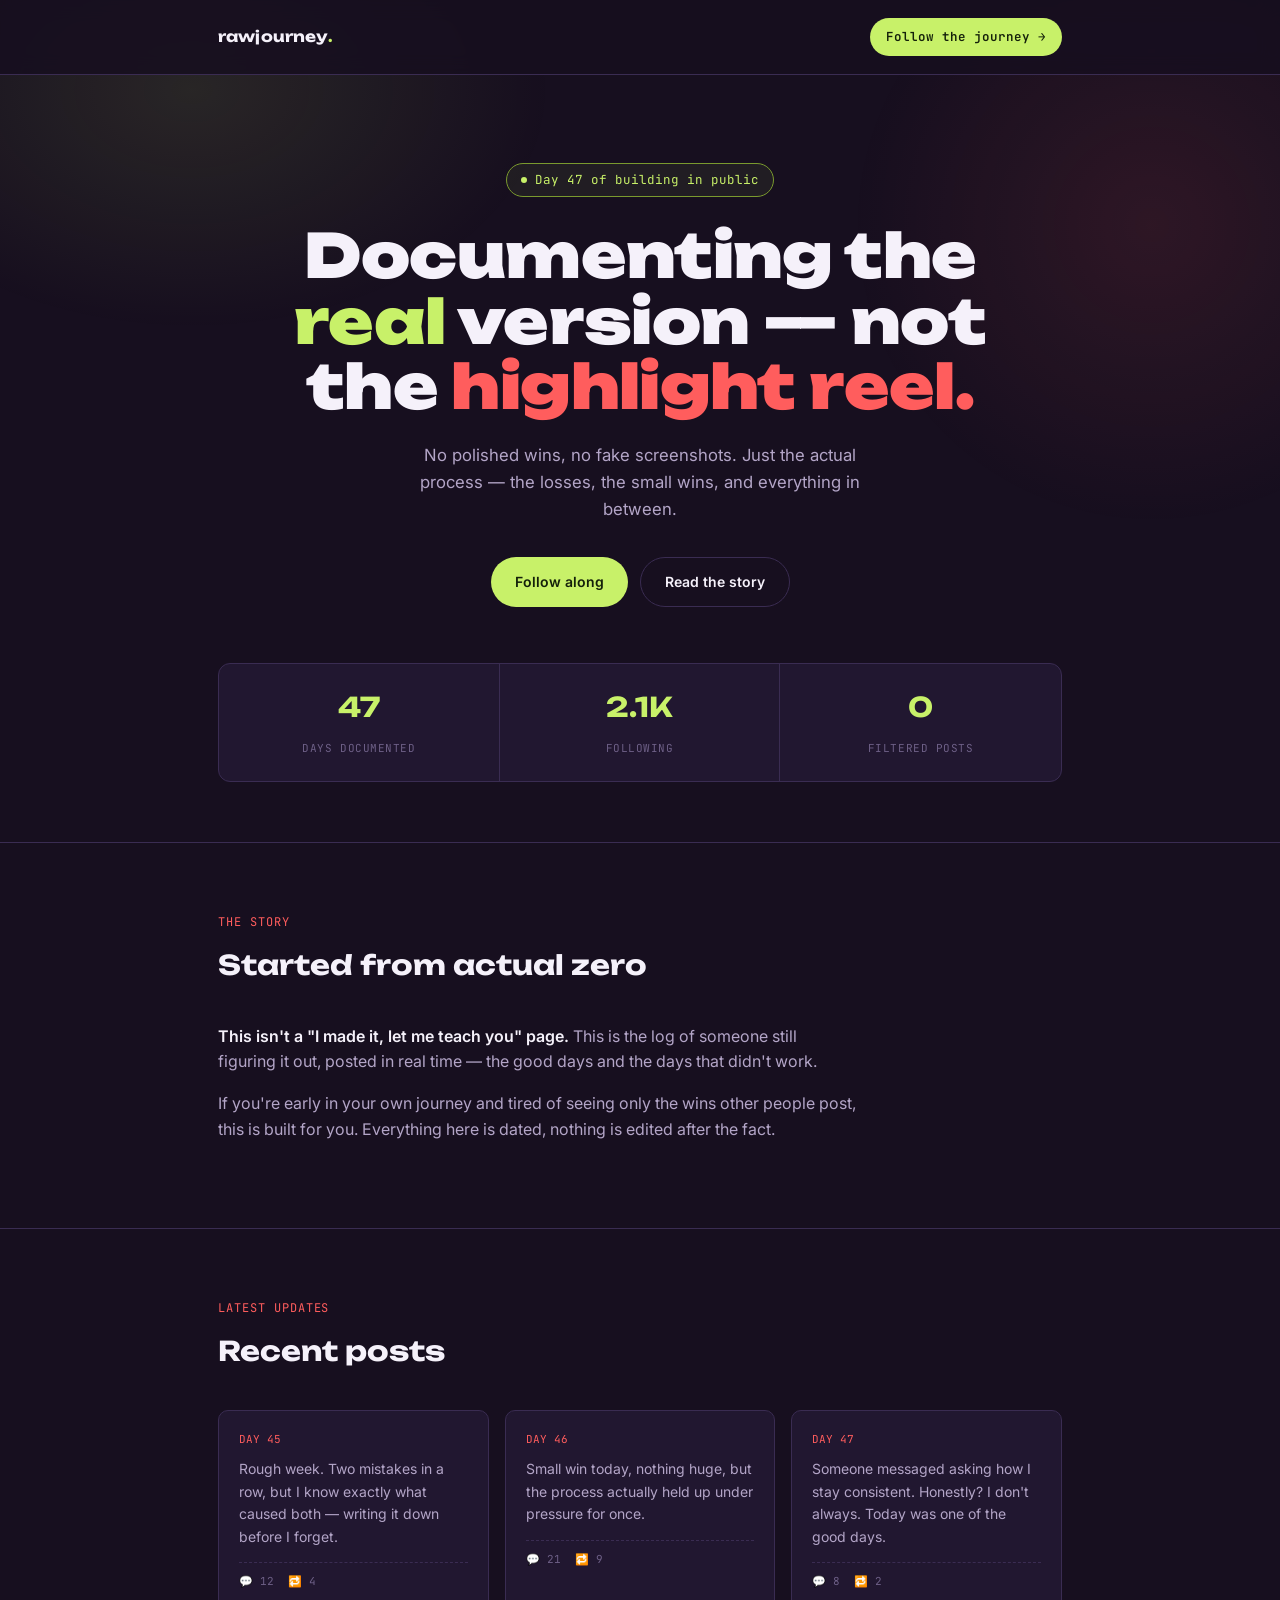
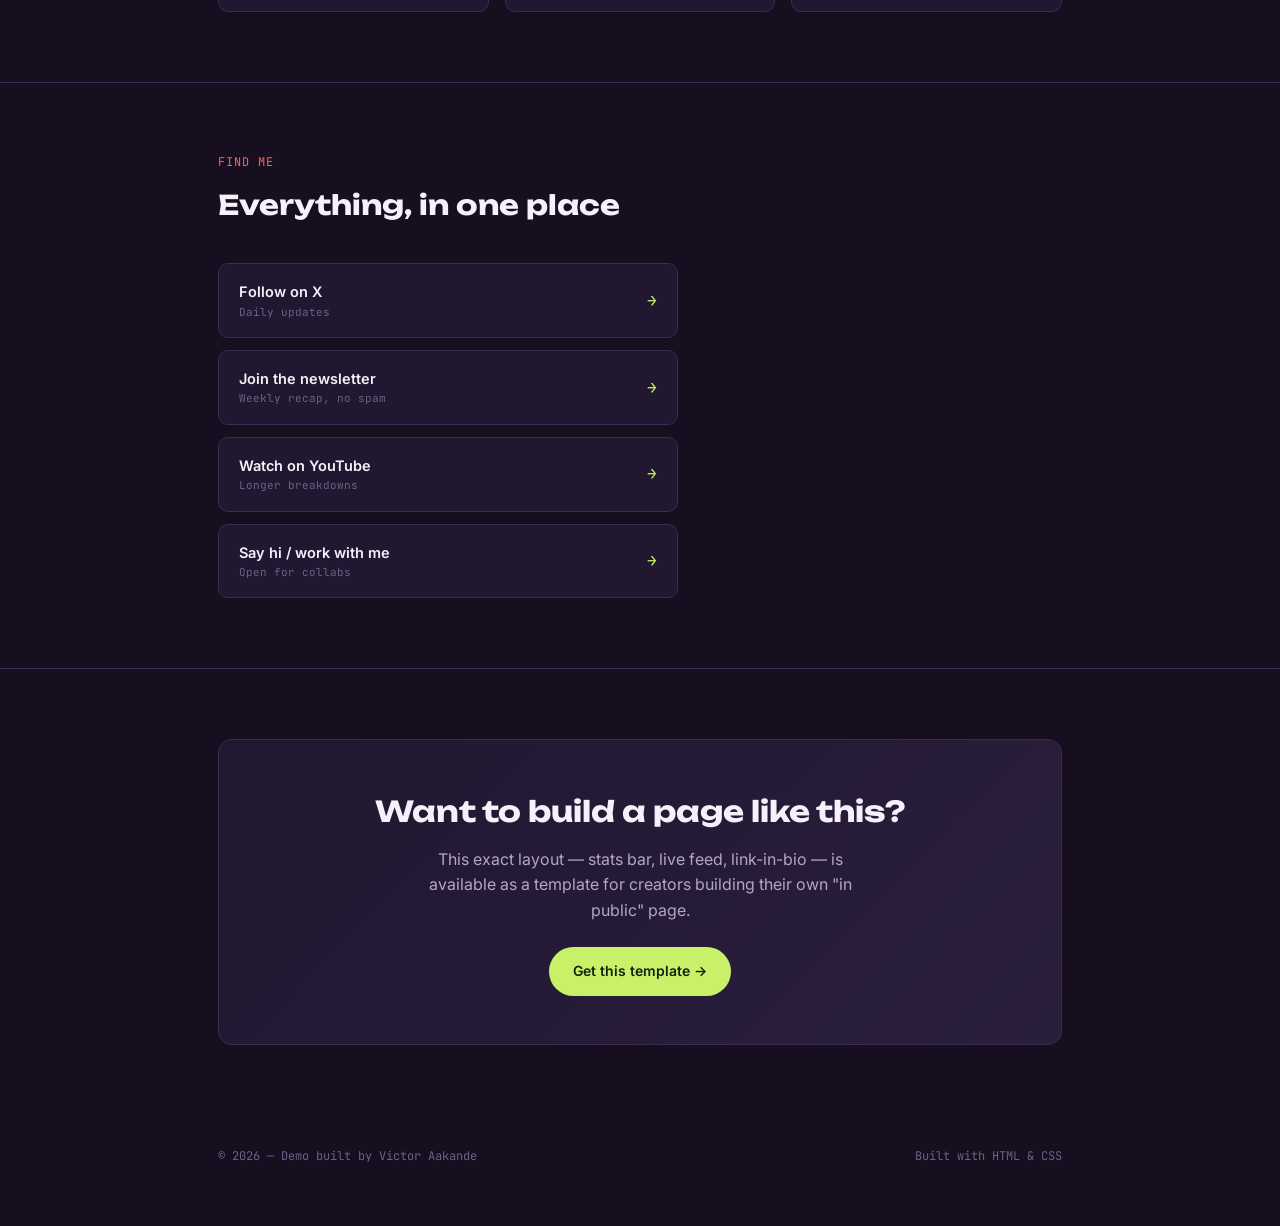
<file: rawjourney.html>
<!DOCTYPE html>
<html lang="en">
<head>
<meta charset="UTF-8">
<meta name="viewport" content="width=device-width, initial-scale=1.0">
<title>@RawJourney — Building in Public</title>
<meta name="description" content="Personal brand / creator page template — demo built by Victor Aakande.">

<link rel="preconnect" href="https://fonts.googleapis.com">
<link rel="preconnect" href="https://fonts.gstatic.com" crossorigin>
<link href="https://fonts.googleapis.com/css2?family=Unbounded:wght@500;700;900&family=Inter:wght@400;500;600;700&family=JetBrains+Mono:wght@400;500;600&display=swap" rel="stylesheet">

<style>
  :root {
    --bg: #170F1F;
    --surface: #211730;
    --surface-2: #2A1E3D;
    --border: #3A2C52;
    --text: #F5F1FA;
    --text-dim: #B3A5C7;
    --text-faint: #6E6087;
    --lime: #C8F169;
    --lime-dark: #7A9A2E;
    --coral: #FF5D5D;
    --coral-dark: #8F2E2E;

    --display: 'Unbounded', sans-serif;
    --sans: 'Inter', sans-serif;
    --mono: 'JetBrains Mono', monospace;
  }

  * { margin: 0; padding: 0; box-sizing: border-box; }
  html { scroll-behavior: smooth; }
  body {
    background: var(--bg);
    color: var(--text);
    font-family: var(--sans);
    line-height: 1.6;
    overflow-x: hidden;
  }
  a { color: inherit; text-decoration: none; }
  ::selection { background: var(--lime); color: var(--bg); }
  :focus-visible { outline: 2px solid var(--lime); outline-offset: 3px; }

  /* soft glow mesh background, no clipart */
  body::before {
    content: '';
    position: fixed; inset: 0; z-index: 0; pointer-events: none;
    background:
      radial-gradient(600px 400px at 15% 10%, rgba(200,241,105,0.10), transparent 60%),
      radial-gradient(500px 500px at 90% 25%, rgba(255,93,93,0.10), transparent 60%);
  }

  .wrap { max-width: 900px; margin: 0 auto; padding: 0 28px; position: relative; z-index: 1; }

  /* ---------- NAV ---------- */
  nav {
    position: sticky; top: 0; z-index: 20;
    background: rgba(23, 15, 31, 0.85);
    backdrop-filter: blur(10px);
    border-bottom: 1px solid var(--border);
  }
  nav .wrap { display: flex; justify-content: space-between; align-items: center; padding: 18px 28px; }
  .brand { font-family: var(--display); font-size: 15px; font-weight: 700; letter-spacing: 0.01em; }
  .brand .dot { color: var(--lime); }
  .nav-cta {
    font-family: var(--mono); font-size: 12.5px; font-weight: 600;
    background: var(--lime); color: #14200A; padding: 9px 16px; border-radius: 30px;
  }
  .nav-cta:hover { background: #d6f78a; }

  /* ---------- HERO ---------- */
  .hero { padding: 88px 0 60px; text-align: center; }
  .handle-tag {
    display: inline-flex; align-items: center; gap: 8px;
    font-family: var(--mono); font-size: 12.5px; color: var(--lime);
    border: 1px solid var(--lime-dark); background: rgba(200,241,105,0.06);
    padding: 6px 14px; border-radius: 30px; margin-bottom: 26px;
  }
  .handle-tag .pulse {
    width: 6px; height: 6px; border-radius: 50%; background: var(--lime);
    animation: pulse 1.6s ease-in-out infinite;
  }
  @keyframes pulse { 0%,100% { opacity: 1; } 50% { opacity: 0.3; } }

  h1.hero-title {
    font-family: var(--display); font-weight: 900;
    font-size: clamp(2.2rem, 7vw, 3.8rem);
    line-height: 1.08; letter-spacing: -0.01em;
    max-width: 760px; margin: 0 auto 22px;
  }
  h1.hero-title .hl { color: var(--lime); }
  h1.hero-title .hl2 { color: var(--coral); }

  .hero-sub {
    font-size: 1.05rem; color: var(--text-dim); max-width: 480px; margin: 0 auto 34px;
  }

  .hero-cta-row { display: flex; justify-content: center; gap: 12px; flex-wrap: wrap; margin-bottom: 56px; }
  .btn {
    font-family: var(--sans); font-size: 14px; font-weight: 600; padding: 13px 24px; border-radius: 30px;
    display: inline-flex; align-items: center; gap: 8px; transition: all .15s ease;
  }
  .btn-fill { background: var(--lime); color: #14200A; }
  .btn-fill:hover { transform: translateY(-2px); background: #d6f78a; }
  .btn-line { border: 1.5px solid var(--border); color: var(--text); }
  .btn-line:hover { border-color: var(--text-dim); }

  /* ---------- STATS BAR ---------- */
  .stats-bar {
    display: grid; grid-template-columns: repeat(3, 1fr);
    background: var(--surface); border: 1px solid var(--border); border-radius: 12px;
    overflow: hidden;
  }
  .stat-cell {
    padding: 22px 16px; text-align: center; border-right: 1px solid var(--border);
  }
  .stat-cell:last-child { border-right: none; }
  .stat-cell .num {
    font-family: var(--display); font-size: 1.7rem; font-weight: 700; color: var(--lime); display: block; margin-bottom: 4px;
  }
  .stat-cell .lbl { font-family: var(--mono); font-size: 11px; color: var(--text-faint); text-transform: uppercase; letter-spacing: 0.05em; }
  @media (max-width: 560px) { .stat-cell .num { font-size: 1.3rem; } }

  /* ---------- SECTIONS ---------- */
  section { padding: 70px 0; border-top: 1px solid var(--border); }
  .section-head { margin-bottom: 36px; max-width: 560px; }
  .section-label {
    font-family: var(--mono); font-size: 12px; color: var(--coral);
    text-transform: uppercase; letter-spacing: 0.08em; margin-bottom: 12px; display: block;
  }
  .section-head h2 { font-family: var(--display); font-weight: 700; font-size: 1.7rem; }
  .section-head p { color: var(--text-dim); margin-top: 10px; }

  /* ---------- STORY ---------- */
  .story-text { max-width: 640px; color: var(--text-dim); }
  .story-text p { margin-bottom: 16px; }
  .story-text strong { color: var(--text); font-weight: 600; }

  /* ---------- FEED ---------- */
  .feed-grid { display: grid; grid-template-columns: repeat(3, 1fr); gap: 16px; }
  @media (max-width: 760px) { .feed-grid { grid-template-columns: 1fr; } }
  .feed-card {
    background: var(--surface); border: 1px solid var(--border); border-radius: 10px; padding: 20px;
  }
  .feed-card .day-tag {
    font-family: var(--mono); font-size: 11px; color: var(--coral); margin-bottom: 10px; display: block;
  }
  .feed-card p { font-size: 14px; color: var(--text-dim); margin-bottom: 14px; }
  .feed-card .feed-meta {
    display: flex; gap: 14px; font-family: var(--mono); font-size: 11px; color: var(--text-faint);
    border-top: 1px dashed var(--border); padding-top: 10px;
  }

  /* ---------- LINKS (link-in-bio style) ---------- */
  .link-stack { display: flex; flex-direction: column; gap: 12px; max-width: 460px; }
  .link-item {
    background: var(--surface); border: 1px solid var(--border); border-radius: 10px;
    padding: 16px 20px; display: flex; justify-content: space-between; align-items: center;
    transition: border-color .15s ease, background .15s ease;
  }
  .link-item:hover { border-color: var(--lime-dark); background: var(--surface-2); }
  .link-item .link-label { font-weight: 600; font-size: 14.5px; }
  .link-item .link-sub { font-family: var(--mono); font-size: 11px; color: var(--text-faint); }
  .link-item .arrow { color: var(--lime); font-family: var(--mono); }

  /* ---------- FOOTER CTA ---------- */
  .footer-cta {
    background: linear-gradient(135deg, var(--surface), var(--surface-2));
    border: 1px solid var(--border); border-radius: 14px; padding: 48px; text-align: center;
  }
  .footer-cta h2 { font-family: var(--display); font-size: 1.8rem; margin-bottom: 12px; }
  .footer-cta p { color: var(--text-dim); margin-bottom: 24px; max-width: 460px; margin-left: auto; margin-right: auto; }

  footer {
    padding: 32px 0 60px; font-family: var(--mono); font-size: 12px; color: var(--text-faint);
    display: flex; justify-content: space-between; flex-wrap: wrap; gap: 10px;
  }
</style>
</head>
<body>

<nav>
  <div class="wrap">
    <div class="brand">rawjourney<span class="dot">.</span></div>
    <a class="nav-cta" href="#links">Follow the journey →</a>
  </div>
</nav>

<header class="hero">
  <div class="wrap">
    <div class="handle-tag"><span class="pulse"></span> Day 47 of building in public</div>
    <h1 class="hero-title">Documenting the <span class="hl">real</span> version — not the <span class="hl2">highlight reel.</span></h1>
    <p class="hero-sub">No polished wins, no fake screenshots. Just the actual process — the losses, the small wins, and everything in between.</p>
    <div class="hero-cta-row">
      <a class="btn btn-fill" href="#links">Follow along</a>
      <a class="btn btn-line" href="#story">Read the story</a>
    </div>

    <div class="stats-bar">
      <div class="stat-cell"><span class="num">47</span><span class="lbl">Days Documented</span></div>
      <div class="stat-cell"><span class="num">2.1K</span><span class="lbl">Following</span></div>
      <div class="stat-cell"><span class="num">0</span><span class="lbl">Filtered Posts</span></div>
    </div>
  </div>
</header>

<section id="story">
  <div class="wrap">
    <div class="section-head">
      <span class="section-label">The Story</span>
      <h2>Started from actual zero</h2>
    </div>
    <div class="story-text">
      <p><strong>This isn't a "I made it, let me teach you" page.</strong> This is the log of someone still figuring it out, posted in real time — the good days and the days that didn't work.</p>
      <p>If you're early in your own journey and tired of seeing only the wins other people post, this is built for you. Everything here is dated, nothing is edited after the fact.</p>
    </div>
  </div>
</section>

<section>
  <div class="wrap">
    <div class="section-head">
      <span class="section-label">Latest Updates</span>
      <h2>Recent posts</h2>
    </div>
    <div class="feed-grid">
      <div class="feed-card">
        <span class="day-tag">DAY 45</span>
        <p>Rough week. Two mistakes in a row, but I know exactly what caused both — writing it down before I forget.</p>
        <div class="feed-meta"><span>💬 12</span><span>🔁 4</span></div>
      </div>
      <div class="feed-card">
        <span class="day-tag">DAY 46</span>
        <p>Small win today, nothing huge, but the process actually held up under pressure for once.</p>
        <div class="feed-meta"><span>💬 21</span><span>🔁 9</span></div>
      </div>
      <div class="feed-card">
        <span class="day-tag">DAY 47</span>
        <p>Someone messaged asking how I stay consistent. Honestly? I don't always. Today was one of the good days.</p>
        <div class="feed-meta"><span>💬 8</span><span>🔁 2</span></div>
      </div>
    </div>
  </div>
</section>

<section id="links">
  <div class="wrap">
    <div class="section-head">
      <span class="section-label">Find Me</span>
      <h2>Everything, in one place</h2>
    </div>
    <div class="link-stack">
      <a class="link-item" href="#" target="_blank" rel="noopener">
        <div><div class="link-label">Follow on X</div><div class="link-sub">Daily updates</div></div>
        <span class="arrow">→</span>
      </a>
      <a class="link-item" href="#" target="_blank" rel="noopener">
        <div><div class="link-label">Join the newsletter</div><div class="link-sub">Weekly recap, no spam</div></div>
        <span class="arrow">→</span>
      </a>
      <a class="link-item" href="#" target="_blank" rel="noopener">
        <div><div class="link-label">Watch on YouTube</div><div class="link-sub">Longer breakdowns</div></div>
        <span class="arrow">→</span>
      </a>
      <a class="link-item" href="#" target="_blank" rel="noopener">
        <div><div class="link-label">Say hi / work with me</div><div class="link-sub">Open for collabs</div></div>
        <span class="arrow">→</span>
      </a>
    </div>
  </div>
</section>

<section>
  <div class="wrap">
    <div class="footer-cta">
      <h2>Want to build a page like this?</h2>
      <p>This exact layout — stats bar, live feed, link-in-bio — is available as a template for creators building their own "in public" page.</p>
      <a class="btn btn-fill" href="#">Get this template →</a>
    </div>
  </div>
</section>

<footer>
  <div class="wrap" style="display:flex; justify-content:space-between; width:100%; flex-wrap:wrap; gap:10px;">
    <span>© 2026 — Demo built by Victor Aakande</span>
    <span>Built with HTML &amp; CSS</span>
  </div>
</footer>

</body>
</html>
</file>
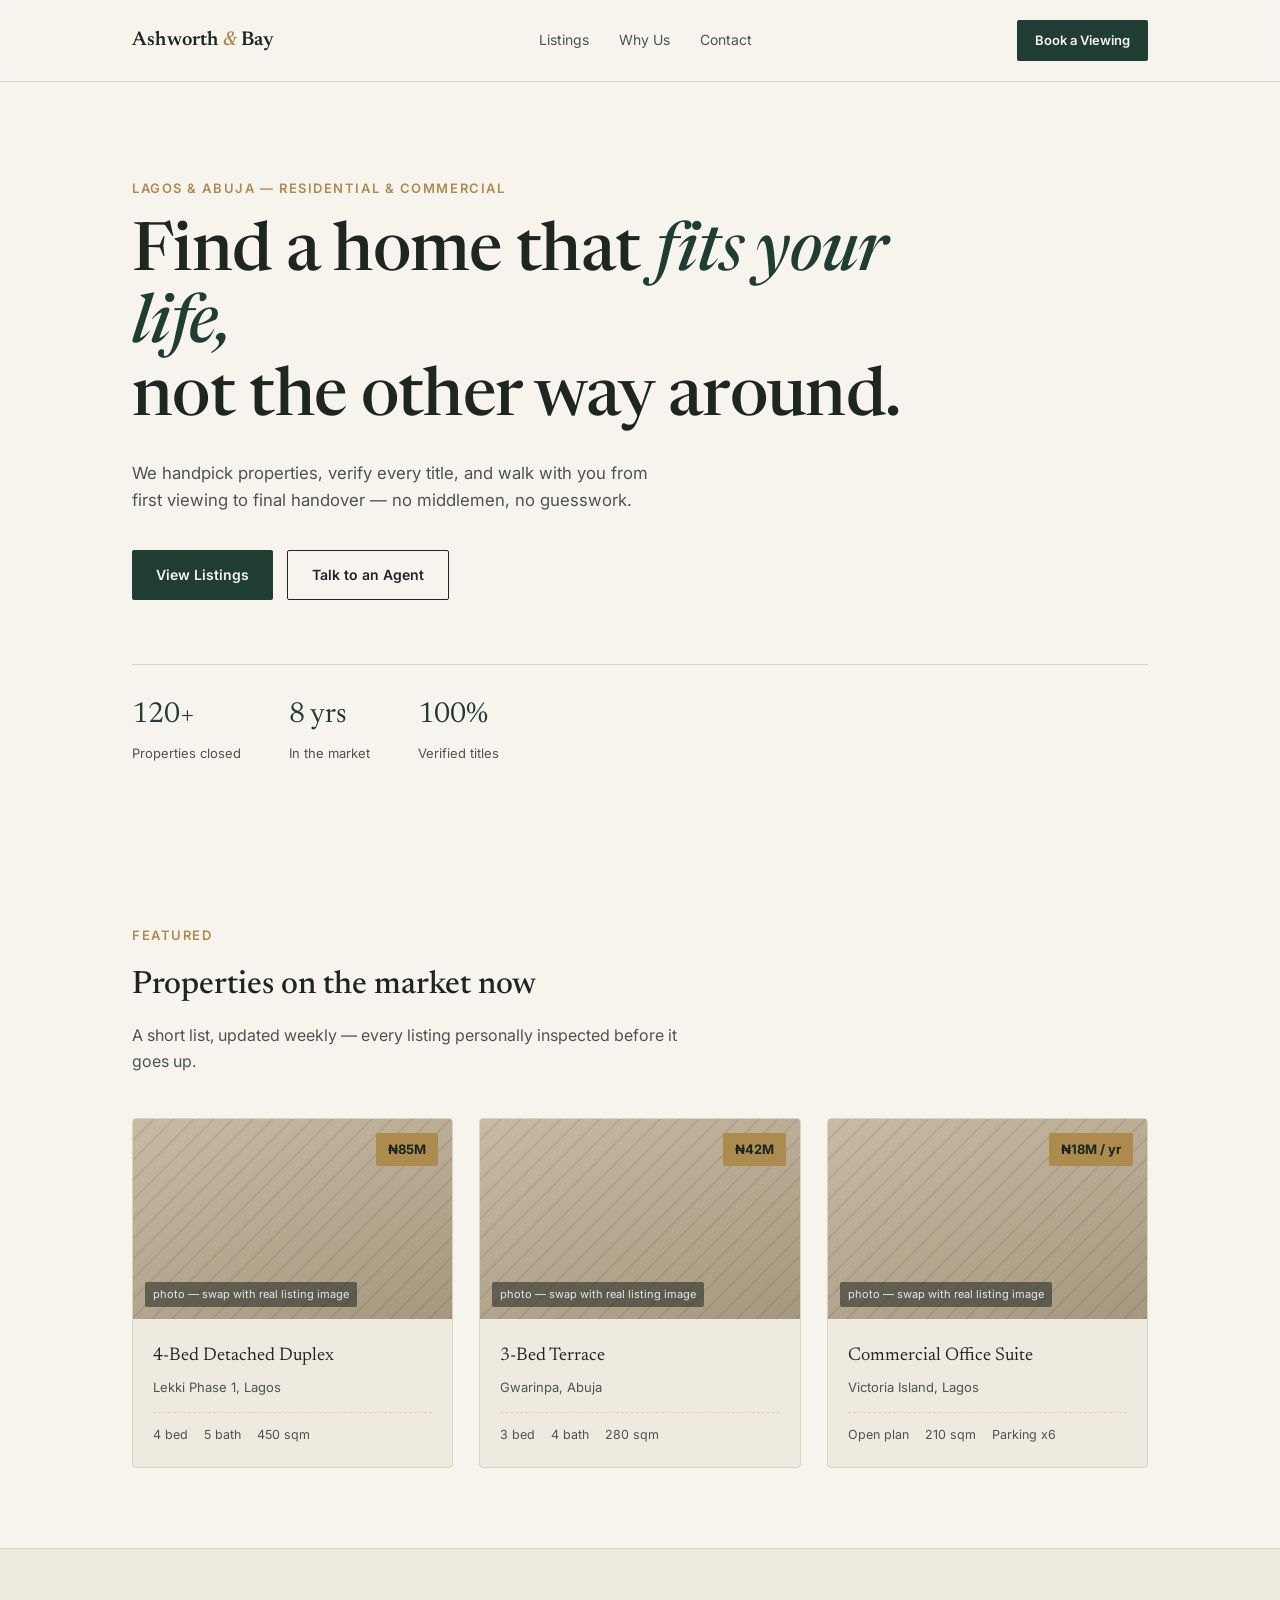
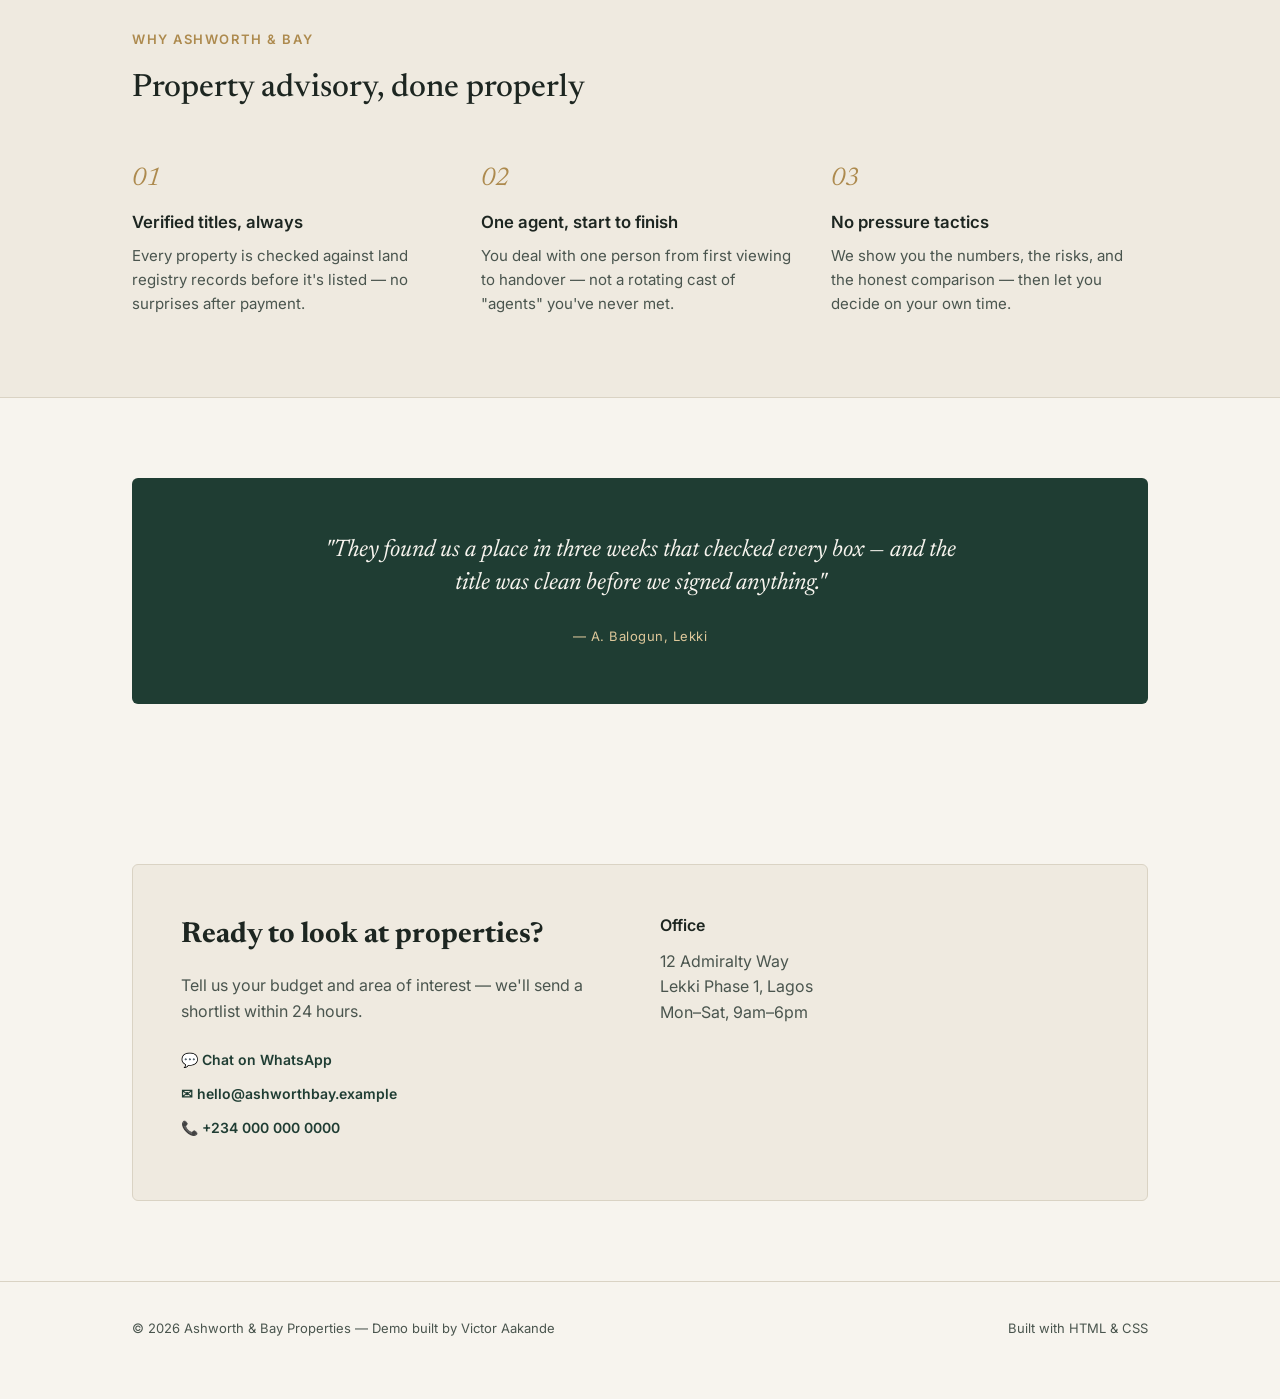
<file: realestate.html>
<!DOCTYPE html>
<html lang="en">
<head>
<meta charset="UTF-8">
<meta name="viewport" content="width=device-width, initial-scale=1.0">
<title>Ashworth & Bay Properties — Find Your Next Address</title>
<meta name="description" content="Premium real estate listings and advisory — demo site built by Victor Aakande.">

<link rel="preconnect" href="https://fonts.googleapis.com">
<link rel="preconnect" href="https://fonts.gstatic.com" crossorigin>
<link href="https://fonts.googleapis.com/css2?family=Newsreader:ital,wght@0,400;0,500;0,600;1,400&family=Inter:wght@400;500;600&display=swap" rel="stylesheet">

<style>
  :root {
    --cream: #F7F4EE;
    --cream-2: #EFEAE0;
    --ink: #1D2621;
    --ink-soft: #4A554E;
    --green: #1F3D33;
    --green-dark: #14281F;
    --gold: #AD8A4E;
    --gold-soft: #DDC79A;
    --line: #DAD3C4;

    --serif: 'Newsreader', serif;
    --sans: 'Inter', sans-serif;
  }

  * { margin: 0; padding: 0; box-sizing: border-box; }
  html { scroll-behavior: smooth; }
  body {
    background: var(--cream);
    color: var(--ink);
    font-family: var(--sans);
    line-height: 1.6;
  }
  a { color: inherit; text-decoration: none; }
  ::selection { background: var(--gold-soft); }
  :focus-visible { outline: 2px solid var(--green); outline-offset: 3px; }

  .wrap { max-width: 1080px; margin: 0 auto; padding: 0 32px; }

  /* ---------- NAV ---------- */
  nav {
    position: sticky; top: 0; z-index: 20;
    background: rgba(247, 244, 238, 0.92);
    backdrop-filter: blur(8px);
    border-bottom: 1px solid var(--line);
  }
  nav .wrap { display: flex; justify-content: space-between; align-items: center; padding: 20px 32px; }
  .brand { font-family: var(--serif); font-size: 20px; font-weight: 600; letter-spacing: 0.01em; }
  .brand em { font-style: italic; color: var(--gold); }
  .nav-links { display: flex; gap: 30px; font-size: 14px; color: var(--ink-soft); }
  .nav-links a:hover { color: var(--ink); }
  .nav-cta {
    font-size: 13px; font-weight: 600; background: var(--green); color: var(--cream);
    padding: 10px 18px; border-radius: 2px;
  }
  .nav-cta:hover { background: var(--green-dark); }
  @media (max-width: 760px) { .nav-links { display: none; } }

  /* ---------- HERO ---------- */
  .hero {
    padding: 96px 0 80px;
    position: relative;
    overflow: hidden;
  }
  .hero .wrap { position: relative; z-index: 2; }
  .eyebrow {
    font-size: 13px; letter-spacing: 0.12em; text-transform: uppercase;
    color: var(--gold); font-weight: 600; margin-bottom: 20px;
  }
  h1.hero-title {
    font-family: var(--serif);
    font-weight: 500;
    font-size: clamp(2.6rem, 6vw, 4.2rem);
    line-height: 1.08;
    max-width: 780px;
    margin-bottom: 24px;
    letter-spacing: -0.01em;
  }
  h1.hero-title em { font-style: italic; color: var(--green); }
  .hero-sub {
    font-size: 1.05rem; color: var(--ink-soft); max-width: 520px; margin-bottom: 36px;
  }
  .hero-cta-row { display: flex; gap: 14px; flex-wrap: wrap; }
  .btn {
    font-size: 14px; font-weight: 600; padding: 13px 24px; border-radius: 2px;
    display: inline-flex; align-items: center; gap: 8px;
    transition: all .15s ease;
  }
  .btn-fill { background: var(--green); color: var(--cream); }
  .btn-fill:hover { background: var(--green-dark); }
  .btn-line { border: 1px solid var(--ink); color: var(--ink); }
  .btn-line:hover { background: var(--ink); color: var(--cream); }

  .hero-stats {
    display: flex; gap: 48px; margin-top: 64px; flex-wrap: wrap;
    border-top: 1px solid var(--line); padding-top: 28px;
  }
  .hero-stats div span {
    display: block; font-family: var(--serif); font-size: 1.8rem; color: var(--green);
  }
  .hero-stats div small { color: var(--ink-soft); font-size: 13px; }

  /* ---------- LISTINGS ---------- */
  section { padding: 80px 0; }
  .section-head { margin-bottom: 44px; max-width: 560px; }
  .section-head .eyebrow { margin-bottom: 14px; }
  .section-head h2 {
    font-family: var(--serif); font-weight: 500; font-size: 2rem; margin-bottom: 12px;
  }
  .section-head p { color: var(--ink-soft); }

  .listings-grid {
    display: grid;
    grid-template-columns: repeat(3, 1fr);
    gap: 26px;
  }
  @media (max-width: 900px) { .listings-grid { grid-template-columns: 1fr; } }

  .listing-card {
    background: var(--cream-2);
    border: 1px solid var(--line);
    border-radius: 4px;
    overflow: hidden;
    position: relative;
  }
  .listing-photo {
    height: 200px;
    background:
      repeating-linear-gradient(135deg, rgba(31,61,51,0.10) 0 2px, transparent 2px 14px),
      linear-gradient(160deg, #C9BBA3, #A6987F);
    position: relative;
    display: flex; align-items: flex-end;
  }
  .listing-photo .placeholder-label {
    font-size: 11px; color: rgba(255,255,255,0.85); background: rgba(30,38,33,0.55);
    padding: 4px 8px; margin: 12px; border-radius: 2px; font-family: var(--sans);
  }
  .price-tag {
    position: absolute; top: 14px; right: 14px;
    background: var(--gold); color: var(--green-dark);
    font-weight: 700; font-size: 13px; padding: 6px 12px; border-radius: 2px;
  }
  .listing-body { padding: 22px 20px; }
  .listing-title { font-family: var(--serif); font-size: 1.15rem; margin-bottom: 6px; }
  .listing-loc { font-size: 13px; color: var(--ink-soft); margin-bottom: 14px; }
  .listing-specs {
    display: flex; gap: 16px; font-size: 12.5px; color: var(--ink-soft);
    border-top: 1px dashed var(--line); padding-top: 12px;
  }

  /* ---------- WHY US ---------- */
  .why-grid {
    display: grid; grid-template-columns: repeat(3, 1fr); gap: 32px; margin-top: 8px;
  }
  @media (max-width: 760px) { .why-grid { grid-template-columns: 1fr; } }
  .why-item .why-num {
    font-family: var(--serif); font-style: italic; color: var(--gold); font-size: 1.6rem; margin-bottom: 10px; display: block;
  }
  .why-item h3 { font-size: 1.05rem; margin-bottom: 8px; font-weight: 600; }
  .why-item p { color: var(--ink-soft); font-size: 0.94rem; }

  /* ---------- TESTIMONIAL ---------- */
  .testimonial {
    background: var(--green);
    color: var(--cream);
    border-radius: 6px;
    padding: 56px 48px;
    text-align: center;
  }
  .testimonial blockquote {
    font-family: var(--serif); font-style: italic; font-size: 1.5rem; max-width: 640px; margin: 0 auto 22px;
    line-height: 1.4;
  }
  .testimonial cite {
    font-style: normal; font-size: 13px; color: var(--gold-soft); letter-spacing: 0.04em;
  }

  /* ---------- CONTACT ---------- */
  .contact-panel {
    background: var(--cream-2);
    border: 1px solid var(--line);
    border-radius: 6px;
    padding: 48px;
    display: grid;
    grid-template-columns: 1fr 1fr;
    gap: 40px;
  }
  @media (max-width: 760px) { .contact-panel { grid-template-columns: 1fr; padding: 32px 24px; } }
  .contact-panel h2 { font-family: var(--serif); font-size: 1.8rem; margin-bottom: 14px; }
  .contact-panel p { color: var(--ink-soft); margin-bottom: 24px; }
  .contact-methods a {
    display: flex; align-items: center; gap: 10px;
    font-size: 14px; margin-bottom: 12px; color: var(--green); font-weight: 600;
  }

  footer {
    padding: 36px 0 60px; font-size: 13px; color: var(--ink-soft);
    display: flex; justify-content: space-between; flex-wrap: wrap; gap: 10px;
    border-top: 1px solid var(--line);
  }
</style>
</head>
<body>

<nav>
  <div class="wrap">
    <div class="brand">Ashworth <em>&</em> Bay</div>
    <div class="nav-links">
      <a href="#listings">Listings</a>
      <a href="#why">Why Us</a>
      <a href="#contact">Contact</a>
    </div>
    <a class="nav-cta" href="#contact">Book a Viewing</a>
  </div>
</nav>

<header class="hero">
  <div class="wrap">
    <div class="eyebrow">Lagos &amp; Abuja — Residential &amp; Commercial</div>
    <h1 class="hero-title">Find a home that <em>fits your life,</em><br>not the other way around.</h1>
    <p class="hero-sub">We handpick properties, verify every title, and walk with you from first viewing to final handover — no middlemen, no guesswork.</p>
    <div class="hero-cta-row">
      <a class="btn btn-fill" href="#listings">View Listings</a>
      <a class="btn btn-line" href="#contact">Talk to an Agent</a>
    </div>
    <div class="hero-stats">
      <div><span>120+</span><small>Properties closed</small></div>
      <div><span>8 yrs</span><small>In the market</small></div>
      <div><span>100%</span><small>Verified titles</small></div>
    </div>
  </div>
</header>

<section id="listings">
  <div class="wrap">
    <div class="section-head">
      <div class="eyebrow">Featured</div>
      <h2>Properties on the market now</h2>
      <p>A short list, updated weekly — every listing personally inspected before it goes up.</p>
    </div>
    <div class="listings-grid">

      <div class="listing-card">
        <div class="listing-photo">
          <span class="placeholder-label">photo — swap with real listing image</span>
          <span class="price-tag">₦85M</span>
        </div>
        <div class="listing-body">
          <div class="listing-title">4-Bed Detached Duplex</div>
          <div class="listing-loc">Lekki Phase 1, Lagos</div>
          <div class="listing-specs"><span>4 bed</span><span>5 bath</span><span>450 sqm</span></div>
        </div>
      </div>

      <div class="listing-card">
        <div class="listing-photo">
          <span class="placeholder-label">photo — swap with real listing image</span>
          <span class="price-tag">₦42M</span>
        </div>
        <div class="listing-body">
          <div class="listing-title">3-Bed Terrace</div>
          <div class="listing-loc">Gwarinpa, Abuja</div>
          <div class="listing-specs"><span>3 bed</span><span>4 bath</span><span>280 sqm</span></div>
        </div>
      </div>

      <div class="listing-card">
        <div class="listing-photo">
          <span class="placeholder-label">photo — swap with real listing image</span>
          <span class="price-tag">₦18M / yr</span>
        </div>
        <div class="listing-body">
          <div class="listing-title">Commercial Office Suite</div>
          <div class="listing-loc">Victoria Island, Lagos</div>
          <div class="listing-specs"><span>Open plan</span><span>210 sqm</span><span>Parking x6</span></div>
        </div>
      </div>

    </div>
  </div>
</section>

<section id="why" style="background:var(--cream-2); border-top:1px solid var(--line); border-bottom:1px solid var(--line);">
  <div class="wrap">
    <div class="section-head">
      <div class="eyebrow">Why Ashworth & Bay</div>
      <h2>Property advisory, done properly</h2>
    </div>
    <div class="why-grid">
      <div class="why-item">
        <span class="why-num">01</span>
        <h3>Verified titles, always</h3>
        <p>Every property is checked against land registry records before it's listed — no surprises after payment.</p>
      </div>
      <div class="why-item">
        <span class="why-num">02</span>
        <h3>One agent, start to finish</h3>
        <p>You deal with one person from first viewing to handover — not a rotating cast of "agents" you've never met.</p>
      </div>
      <div class="why-item">
        <span class="why-num">03</span>
        <h3>No pressure tactics</h3>
        <p>We show you the numbers, the risks, and the honest comparison — then let you decide on your own time.</p>
      </div>
    </div>
  </div>
</section>

<section>
  <div class="wrap">
    <div class="testimonial">
      <blockquote>"They found us a place in three weeks that checked every box — and the title was clean before we signed anything."</blockquote>
      <cite>— A. Balogun, Lekki</cite>
    </div>
  </div>
</section>

<section id="contact">
  <div class="wrap">
    <div class="contact-panel">
      <div>
        <h2>Ready to look at properties?</h2>
        <p>Tell us your budget and area of interest — we'll send a shortlist within 24 hours.</p>
        <div class="contact-methods">
          <a href="https://wa.me/2340000000000" target="_blank" rel="noopener">💬 Chat on WhatsApp</a>
          <a href="mailto:hello@ashworthbay.example">✉ hello@ashworthbay.example</a>
          <a href="tel:+2340000000000">📞 +234 000 000 0000</a>
        </div>
      </div>
      <div>
        <p style="margin-bottom:10px; font-weight:600; color:var(--ink);">Office</p>
        <p style="margin-bottom:0;">12 Admiralty Way<br>Lekki Phase 1, Lagos<br>Mon–Sat, 9am–6pm</p>
      </div>
    </div>
  </div>
</section>

<footer>
  <div class="wrap" style="display:flex; justify-content:space-between; width:100%; flex-wrap:wrap; gap:10px;">
    <span>© 2026 Ashworth & Bay Properties — Demo built by Victor Aakande</span>
    <span>Built with HTML &amp; CSS</span>
  </div>
</footer>

</body>
</html>
</file>
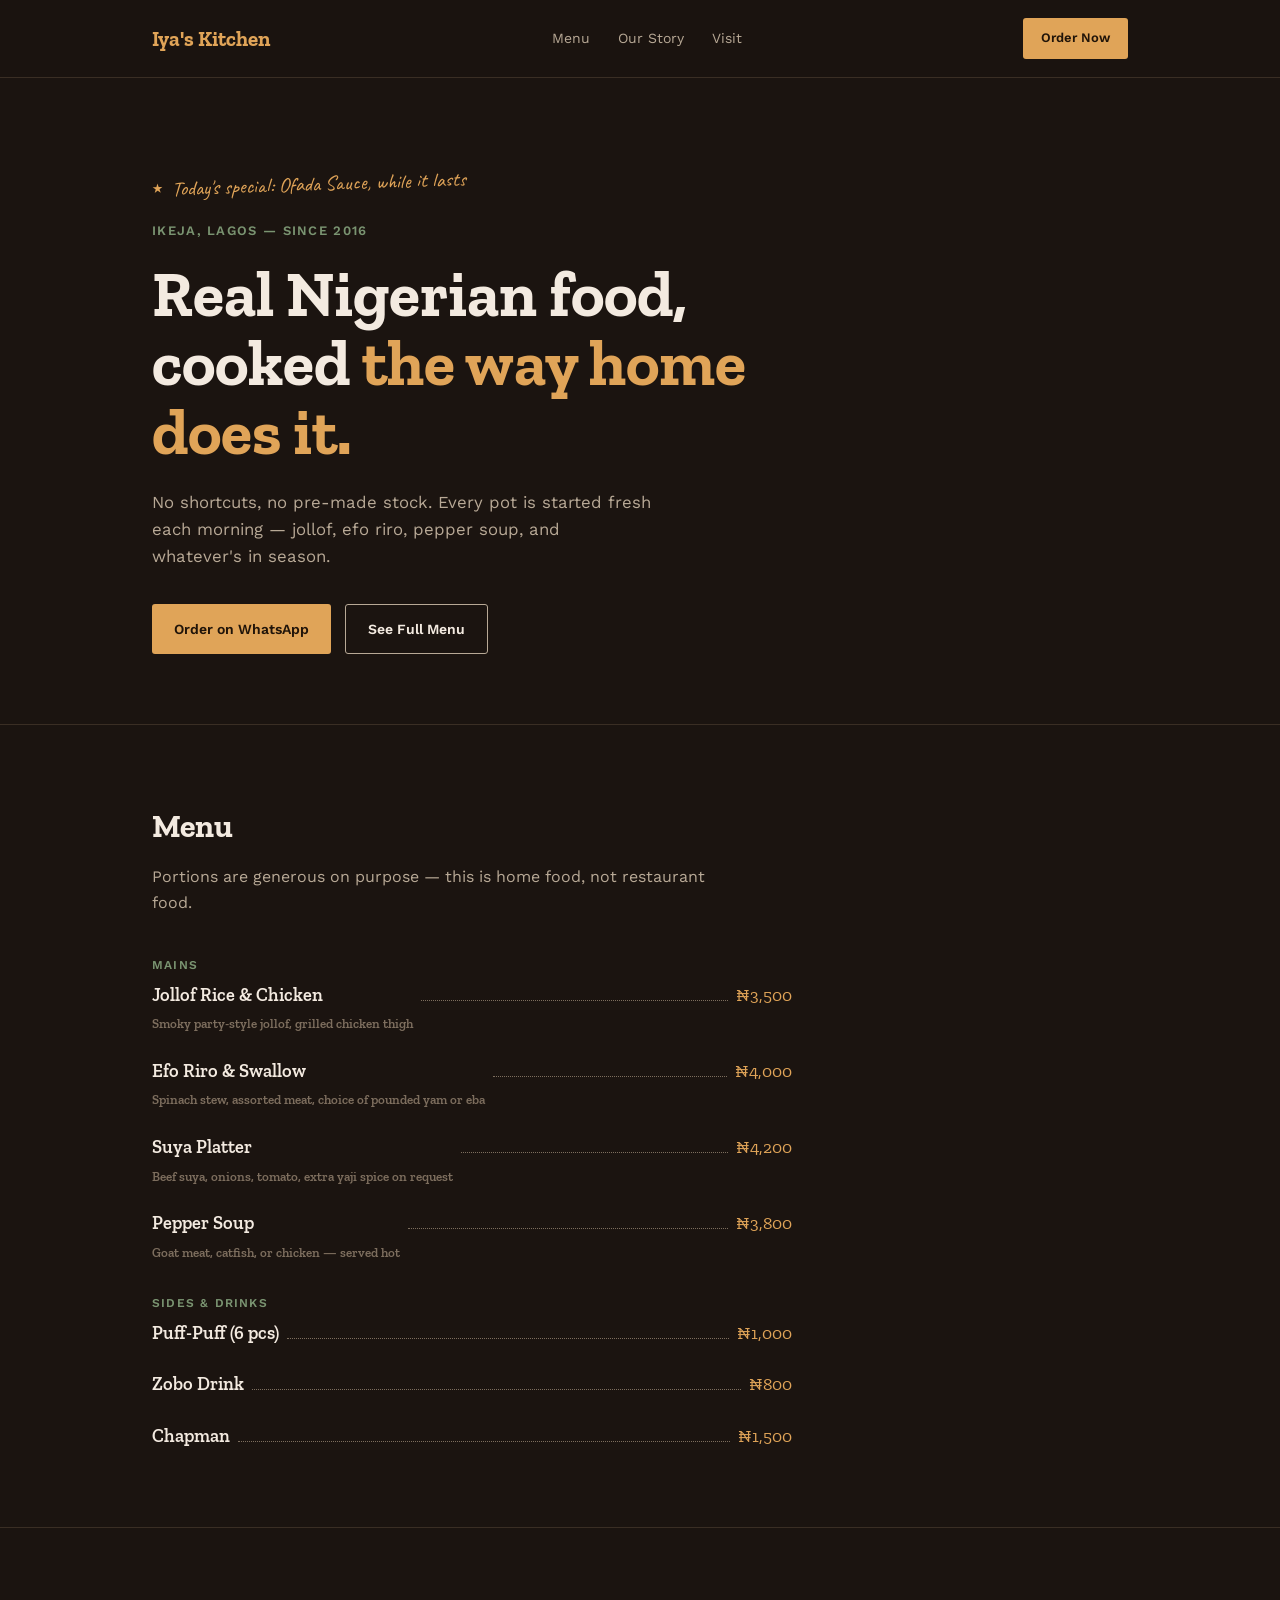
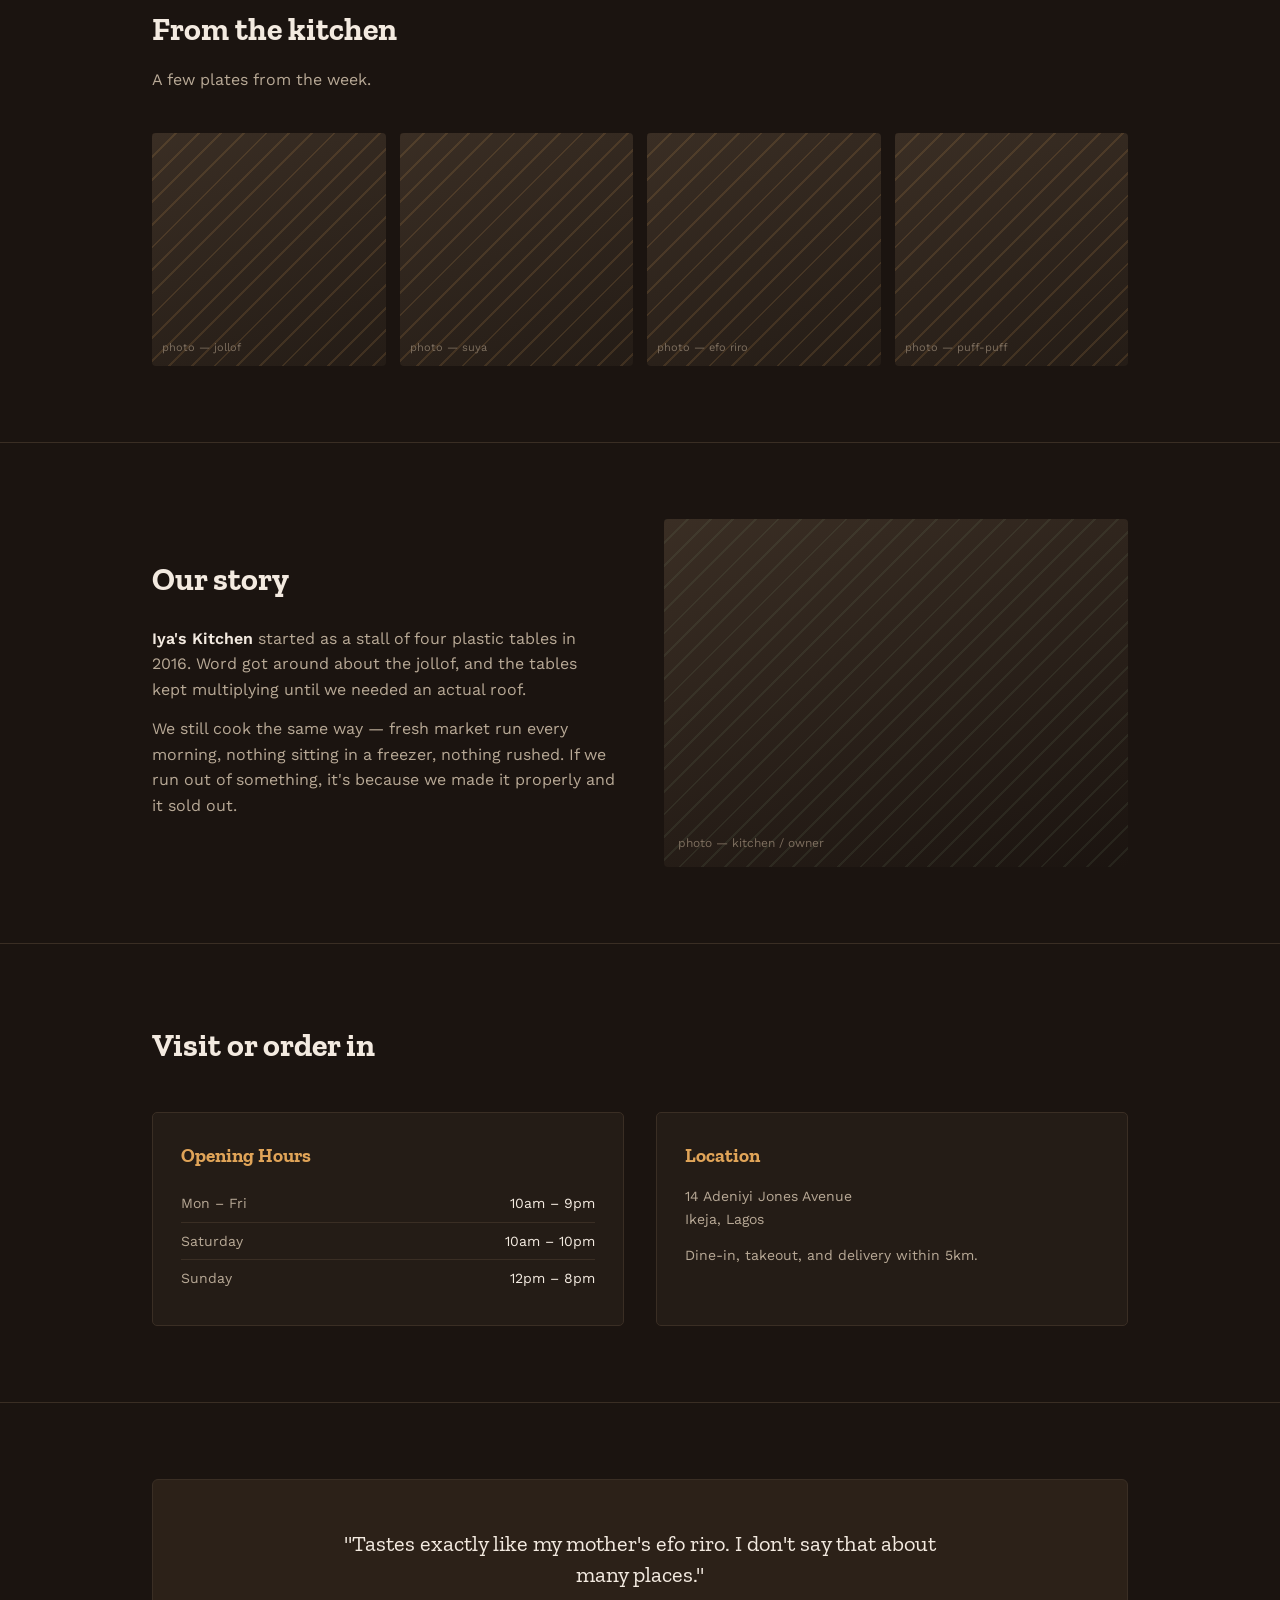
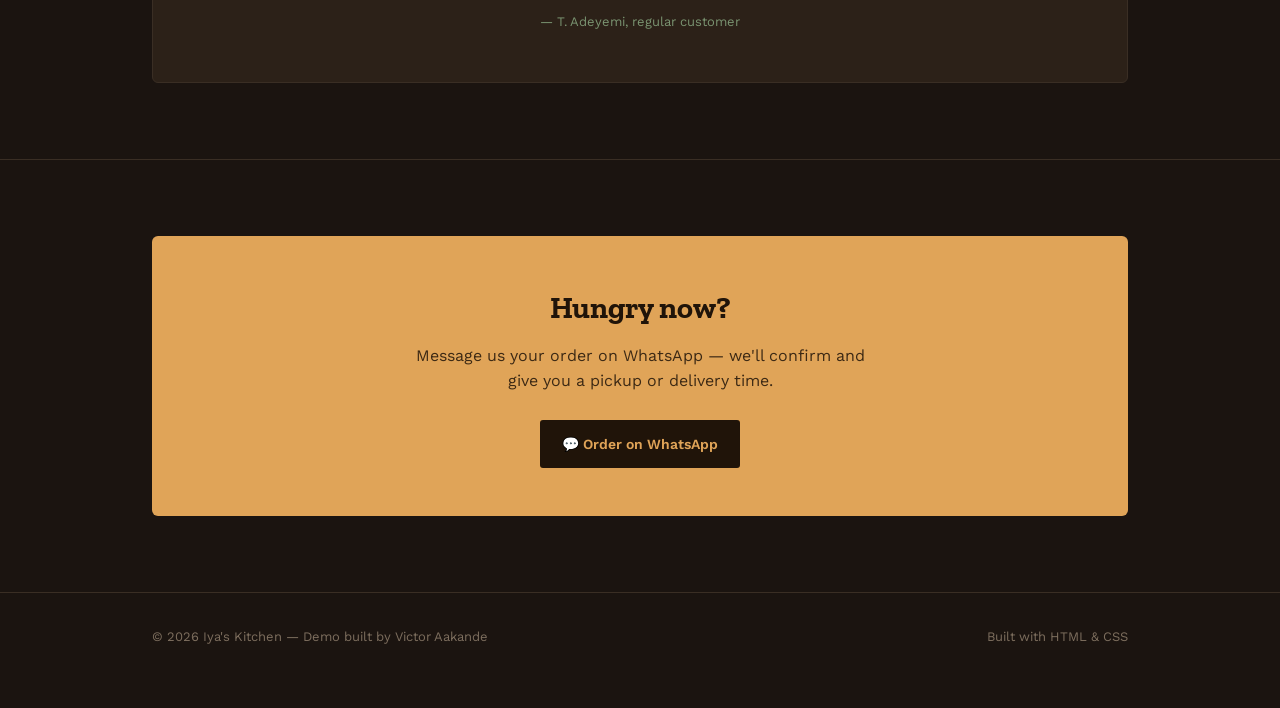
<file: restuarant.html>
<!DOCTYPE html>
<html lang="en">
<head>
<meta charset="UTF-8">
<meta name="viewport" content="width=device-width, initial-scale=1.0">
<title>Iya's Kitchen — Home-style Nigerian Cooking</title>
<meta name="description" content="Home-style Nigerian restaurant — demo site built by Victor Aakande.">

<link rel="preconnect" href="https://fonts.googleapis.com">
<link rel="preconnect" href="https://fonts.gstatic.com" crossorigin>
<link href="https://fonts.googleapis.com/css2?family=Zilla+Slab:wght@500;600;700&family=Work+Sans:wght@400;500;600&family=Caveat:wght@600&display=swap" rel="stylesheet">

<style>
  :root {
    --bg: #1B1410;
    --surface: #241C16;
    --surface-2: #2C2118;
    --border: #3A2E24;
    --text: #F3EAE0;
    --text-dim: #B8A996;
    --text-faint: #7D6E5E;
    --gold: #E0A458;
    --gold-dark: #8A5F2C;
    --green: #7A9471;
    --green-dark: #4C5D46;

    --slab: 'Zilla Slab', serif;
    --sans: 'Work Sans', sans-serif;
    --hand: 'Caveat', cursive;
  }

  * { margin: 0; padding: 0; box-sizing: border-box; }
  html { scroll-behavior: smooth; }
  body { background: var(--bg); color: var(--text); font-family: var(--sans); line-height: 1.6; }
  a { color: inherit; text-decoration: none; }
  ::selection { background: var(--gold); color: var(--bg); }
  :focus-visible { outline: 2px solid var(--gold); outline-offset: 3px; }

  .wrap { max-width: 1040px; margin: 0 auto; padding: 0 32px; }

  /* ---------- NAV ---------- */
  nav {
    position: sticky; top: 0; z-index: 20;
    background: rgba(27, 20, 16, 0.92);
    backdrop-filter: blur(8px);
    border-bottom: 1px solid var(--border);
  }
  nav .wrap { display: flex; justify-content: space-between; align-items: center; padding: 18px 32px; }
  .brand { font-family: var(--slab); font-size: 21px; font-weight: 700; color: var(--gold); }
  .nav-links { display: flex; gap: 28px; font-size: 14px; color: var(--text-dim); }
  .nav-links a:hover { color: var(--text); }
  .nav-cta {
    font-size: 13px; font-weight: 600; background: var(--gold); color: #201409;
    padding: 10px 18px; border-radius: 3px;
  }
  .nav-cta:hover { background: #eab26a; }
  @media (max-width: 760px) { .nav-links { display: none; } }

  /* ---------- HERO ---------- */
  .hero { padding: 90px 0 70px; }
  .eyebrow {
    font-size: 13px; letter-spacing: 0.1em; text-transform: uppercase;
    color: var(--green); font-weight: 600; margin-bottom: 18px;
  }
  h1.hero-title {
    font-family: var(--slab); font-weight: 700;
    font-size: clamp(2.5rem, 6vw, 4rem);
    line-height: 1.08; max-width: 720px; margin-bottom: 22px;
  }
  h1.hero-title span { color: var(--gold); }
  .hero-sub { font-size: 1.05rem; color: var(--text-dim); max-width: 500px; margin-bottom: 34px; }
  .hero-cta-row { display: flex; gap: 14px; flex-wrap: wrap; }
  .btn {
    font-size: 14px; font-weight: 600; padding: 13px 22px; border-radius: 3px;
    display: inline-flex; align-items: center; gap: 8px; transition: all .15s ease;
  }
  .btn-fill { background: var(--gold); color: #201409; }
  .btn-fill:hover { background: #eab26a; }
  .btn-line { border: 1px solid var(--text-dim); color: var(--text); }
  .btn-line:hover { border-color: var(--text); background: var(--surface); }

  .special-tag {
    display: inline-flex; align-items: center; gap: 8px;
    font-family: var(--hand); font-size: 1.3rem; color: var(--gold);
    margin-bottom: 20px; transform: rotate(-2deg);
  }
  .special-tag::before { content: '★'; font-family: var(--sans); font-size: 0.8rem; }

  /* ---------- SECTIONS ---------- */
  section { padding: 76px 0; border-top: 1px solid var(--border); }
  .section-head { max-width: 560px; margin-bottom: 40px; }
  .section-head h2 { font-family: var(--slab); font-weight: 700; font-size: 2rem; margin-bottom: 12px; }
  .section-head p { color: var(--text-dim); }

  /* ---------- MENU (dot-leader style) ---------- */
  .menu-list { display: flex; flex-direction: column; gap: 22px; max-width: 640px; }
  .menu-item {
    display: flex; align-items: baseline; gap: 8px;
  }
  .menu-item .name { font-family: var(--slab); font-size: 1.15rem; font-weight: 600; white-space: nowrap; }
  .menu-item .dots {
    flex: 1; border-bottom: 1px dotted var(--text-faint); margin-bottom: 5px;
  }
  .menu-item .price { font-family: var(--slab); font-size: 1.1rem; color: var(--gold); white-space: nowrap; }
  .menu-item .desc { display: block; font-size: 13px; color: var(--text-faint); margin-top: 4px; }

  .menu-category {
    font-size: 12px; text-transform: uppercase; letter-spacing: 0.1em; color: var(--green);
    font-weight: 600; margin: 30px 0 6px;
  }
  .menu-category:first-child { margin-top: 0; }

  /* ---------- GALLERY STRIP ---------- */
  .gallery-strip { display: grid; grid-template-columns: repeat(4, 1fr); gap: 14px; }
  @media (max-width: 760px) { .gallery-strip { grid-template-columns: repeat(2, 1fr); } }
  .gallery-item {
    aspect-ratio: 1; border-radius: 4px;
    background: repeating-linear-gradient(135deg, rgba(224,164,88,0.14) 0 2px, transparent 2px 16px), linear-gradient(160deg, #3A2E24, #241C16);
    display: flex; align-items: flex-end; padding: 10px;
    font-size: 11px; color: var(--text-faint);
  }

  /* ---------- STORY ---------- */
  .story-layout { display: grid; grid-template-columns: 1fr 1fr; gap: 48px; align-items: center; }
  @media (max-width: 760px) { .story-layout { grid-template-columns: 1fr; } }
  .story-text p { color: var(--text-dim); margin-bottom: 14px; }
  .story-text strong { color: var(--text); font-weight: 600; }
  .story-photo {
    aspect-ratio: 4/3; border-radius: 4px;
    background: repeating-linear-gradient(135deg, rgba(122,148,113,0.12) 0 2px, transparent 2px 16px), linear-gradient(160deg, #3A2E24, #1B1410);
    display: flex; align-items: flex-end; padding: 14px;
    font-size: 12px; color: var(--text-faint);
  }

  /* ---------- HOURS / LOCATION ---------- */
  .info-grid { display: grid; grid-template-columns: 1fr 1fr; gap: 32px; }
  @media (max-width: 760px) { .info-grid { grid-template-columns: 1fr; } }
  .info-card {
    background: var(--surface); border: 1px solid var(--border); border-radius: 5px; padding: 28px;
  }
  .info-card h3 { font-family: var(--slab); font-size: 1.2rem; margin-bottom: 14px; color: var(--gold); }
  .hours-row { display: flex; justify-content: space-between; font-size: 14px; color: var(--text-dim); padding: 7px 0; border-bottom: 1px solid var(--border); }
  .hours-row:last-child { border-bottom: none; }
  .hours-row span:last-child { color: var(--text); }

  /* ---------- TESTIMONIAL ---------- */
  .testimonial {
    background: var(--surface-2); border: 1px solid var(--border); border-radius: 6px;
    padding: 48px; text-align: center;
  }
  .testimonial blockquote {
    font-family: var(--slab); font-size: 1.4rem; max-width: 620px; margin: 0 auto 18px; line-height: 1.4;
  }
  .testimonial cite { font-style: normal; font-size: 13px; color: var(--green); }

  /* ---------- CONTACT ---------- */
  .contact-panel {
    background: var(--gold); color: #201409; border-radius: 6px; padding: 48px; text-align: center;
  }
  .contact-panel h2 { font-family: var(--slab); font-size: 1.9rem; margin-bottom: 10px; }
  .contact-panel p { margin-bottom: 26px; opacity: 0.85; max-width: 480px; margin-left: auto; margin-right: auto; }
  .contact-panel .btn-fill { background: #201409; color: var(--gold); }
  .contact-panel .btn-fill:hover { background: #302013; }

  footer {
    padding: 34px 0 60px; font-size: 13px; color: var(--text-faint);
    display: flex; justify-content: space-between; flex-wrap: wrap; gap: 10px;
    border-top: 1px solid var(--border);
  }
</style>
</head>
<body>

<nav>
  <div class="wrap">
    <div class="brand">Iya's Kitchen</div>
    <div class="nav-links">
      <a href="#menu">Menu</a>
      <a href="#story">Our Story</a>
      <a href="#visit">Visit</a>
    </div>
    <a class="nav-cta" href="#contact">Order Now</a>
  </div>
</nav>

<header class="hero">
  <div class="wrap">
    <div class="special-tag">Today's special: Ofada Sauce, while it lasts</div>
    <div class="eyebrow">Ikeja, Lagos — Since 2016</div>
    <h1 class="hero-title">Real Nigerian food, cooked <span>the way home does it.</span></h1>
    <p class="hero-sub">No shortcuts, no pre-made stock. Every pot is started fresh each morning — jollof, efo riro, pepper soup, and whatever's in season.</p>
    <div class="hero-cta-row">
      <a class="btn btn-fill" href="#contact">Order on WhatsApp</a>
      <a class="btn btn-line" href="#menu">See Full Menu</a>
    </div>
  </div>
</header>

<section id="menu">
  <div class="wrap">
    <div class="section-head">
      <h2>Menu</h2>
      <p>Portions are generous on purpose — this is home food, not restaurant food.</p>
    </div>

    <div class="menu-category">Mains</div>
    <div class="menu-list">
      <div class="menu-item">
        <span class="name">Jollof Rice &amp; Chicken<span class="desc">Smoky party-style jollof, grilled chicken thigh</span></span>
        <span class="dots"></span>
        <span class="price">₦3,500</span>
      </div>
      <div class="menu-item">
        <span class="name">Efo Riro &amp; Swallow<span class="desc">Spinach stew, assorted meat, choice of pounded yam or eba</span></span>
        <span class="dots"></span>
        <span class="price">₦4,000</span>
      </div>
      <div class="menu-item">
        <span class="name">Suya Platter<span class="desc">Beef suya, onions, tomato, extra yaji spice on request</span></span>
        <span class="dots"></span>
        <span class="price">₦4,200</span>
      </div>
      <div class="menu-item">
        <span class="name">Pepper Soup<span class="desc">Goat meat, catfish, or chicken — served hot</span></span>
        <span class="dots"></span>
        <span class="price">₦3,800</span>
      </div>
    </div>

    <div class="menu-category">Sides &amp; Drinks</div>
    <div class="menu-list">
      <div class="menu-item">
        <span class="name">Puff-Puff (6 pcs)</span>
        <span class="dots"></span>
        <span class="price">₦1,000</span>
      </div>
      <div class="menu-item">
        <span class="name">Zobo Drink</span>
        <span class="dots"></span>
        <span class="price">₦800</span>
      </div>
      <div class="menu-item">
        <span class="name">Chapman</span>
        <span class="dots"></span>
        <span class="price">₦1,500</span>
      </div>
    </div>
  </div>
</section>

<section>
  <div class="wrap">
    <div class="section-head">
      <h2>From the kitchen</h2>
      <p>A few plates from the week.</p>
    </div>
    <div class="gallery-strip">
      <div class="gallery-item">photo — jollof</div>
      <div class="gallery-item">photo — suya</div>
      <div class="gallery-item">photo — efo riro</div>
      <div class="gallery-item">photo — puff-puff</div>
    </div>
  </div>
</section>

<section id="story">
  <div class="wrap">
    <div class="story-layout">
      <div class="story-text">
        <div class="section-head" style="margin-bottom:20px;">
          <h2>Our story</h2>
        </div>
        <p><strong>Iya's Kitchen</strong> started as a stall of four plastic tables in 2016. Word got around about the jollof, and the tables kept multiplying until we needed an actual roof.</p>
        <p>We still cook the same way — fresh market run every morning, nothing sitting in a freezer, nothing rushed. If we run out of something, it's because we made it properly and it sold out.</p>
      </div>
      <div class="story-photo">photo — kitchen / owner</div>
    </div>
  </div>
</section>

<section id="visit">
  <div class="wrap">
    <div class="section-head">
      <h2>Visit or order in</h2>
    </div>
    <div class="info-grid">
      <div class="info-card">
        <h3>Opening Hours</h3>
        <div class="hours-row"><span>Mon – Fri</span><span>10am – 9pm</span></div>
        <div class="hours-row"><span>Saturday</span><span>10am – 10pm</span></div>
        <div class="hours-row"><span>Sunday</span><span>12pm – 8pm</span></div>
      </div>
      <div class="info-card">
        <h3>Location</h3>
        <p style="color:var(--text-dim); font-size:14px; margin-bottom:14px;">14 Adeniyi Jones Avenue<br>Ikeja, Lagos</p>
        <p style="color:var(--text-dim); font-size:14px;">Dine-in, takeout, and delivery within 5km.</p>
      </div>
    </div>
  </div>
</section>

<section>
  <div class="wrap">
    <div class="testimonial">
      <blockquote>"Tastes exactly like my mother's efo riro. I don't say that about many places."</blockquote>
      <cite>— T. Adeyemi, regular customer</cite>
    </div>
  </div>
</section>

<section id="contact">
  <div class="wrap">
    <div class="contact-panel">
      <h2>Hungry now?</h2>
      <p>Message us your order on WhatsApp — we'll confirm and give you a pickup or delivery time.</p>
      <a class="btn btn-fill" href="https://wa.me/2340000000000" target="_blank" rel="noopener">💬 Order on WhatsApp</a>
    </div>
  </div>
</section>

<footer>
  <div class="wrap" style="display:flex; justify-content:space-between; width:100%; flex-wrap:wrap; gap:10px;">
    <span>© 2026 Iya's Kitchen — Demo built by Victor Aakande</span>
    <span>Built with HTML &amp; CSS</span>
  </div>
</footer>

</body>
</html>
</file>
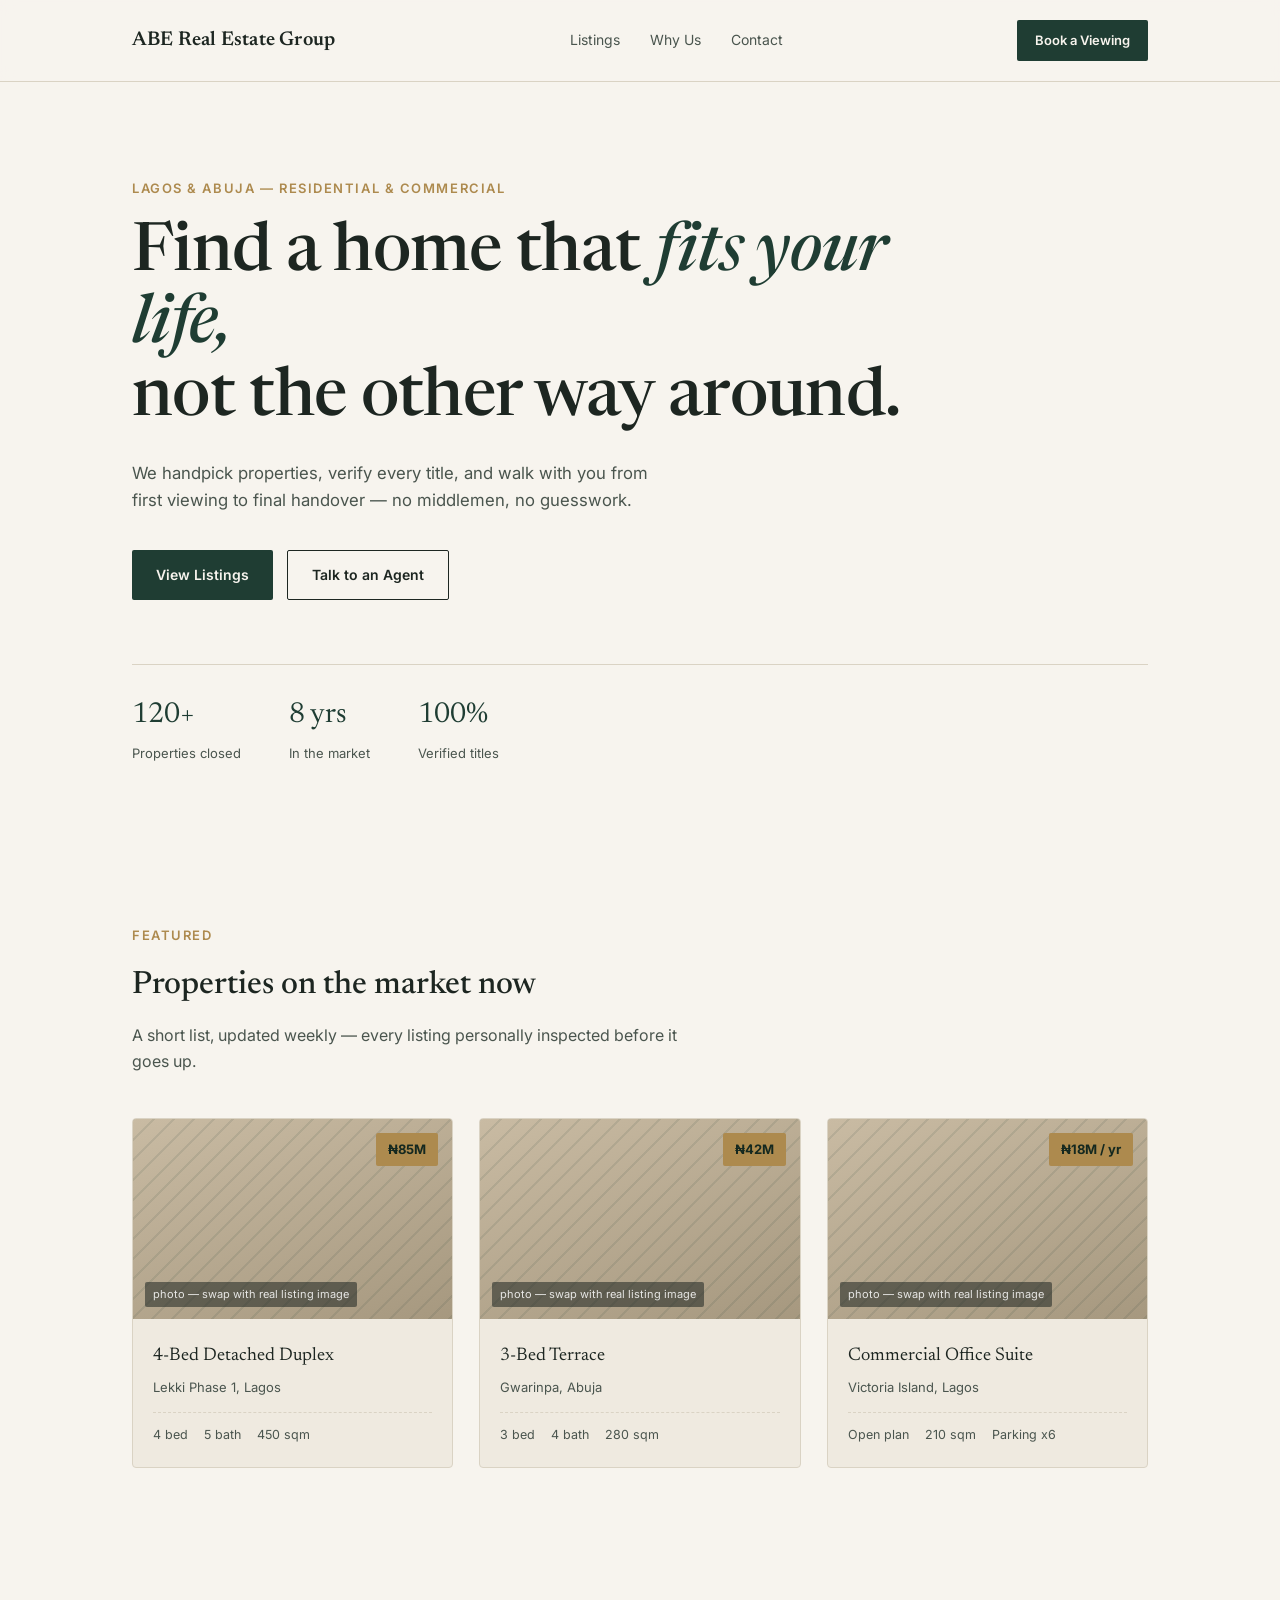
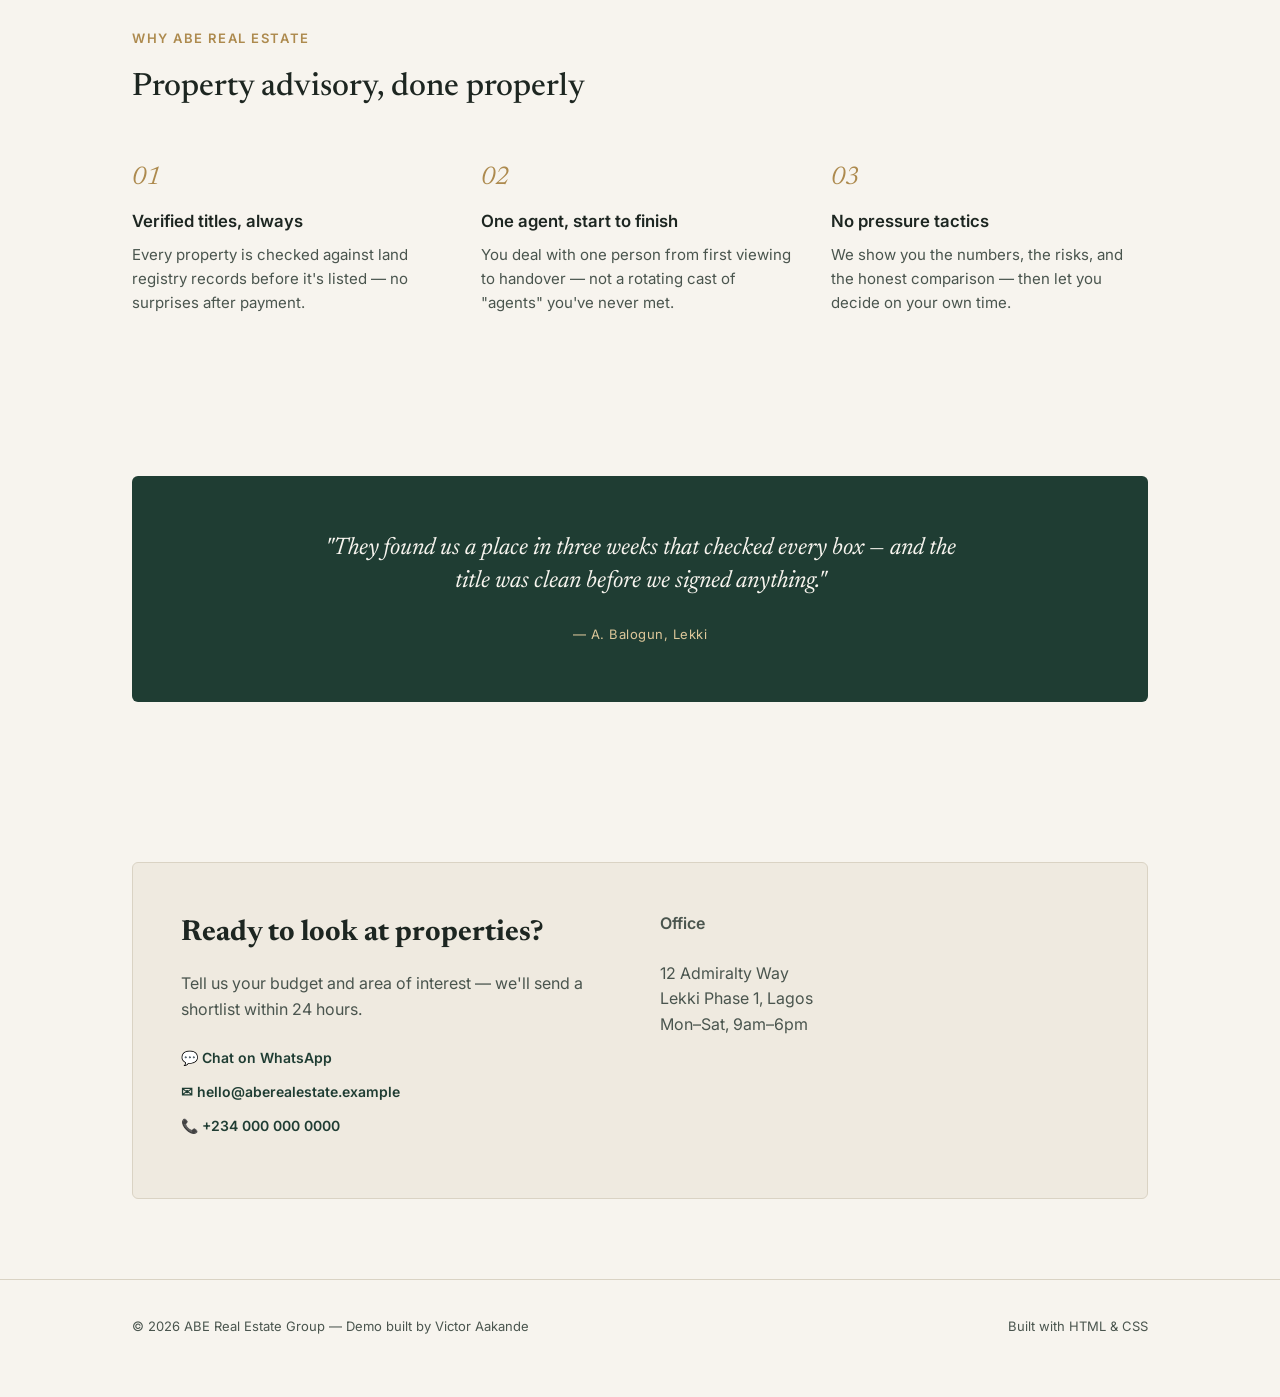
<file: ABEestategroup/realestate.html>
<!DOCTYPE html>
<html lang="en">
<head>
<meta charset="UTF-8">
<meta name="viewport" content="width=device-width, initial-scale=1.0">
<title>ABE Real Estate Group — Find Your Next Address</title>
<meta name="description" content="ABE Real Estate Group — Premium real estate listings and advisory in Lagos and Abuja.">

<link rel="preconnect" href="https://fonts.googleapis.com">
<link rel="preconnect" href="https://fonts.gstatic.com" crossorigin>
<link href="https://fonts.googleapis.com/css2?family=Newsreader:ital,wght@0,400;0,500;0,600;1,400&family=Inter:wght@400;500;600&display=swap" rel="stylesheet">
<link rel="stylesheet" href="styles.css">

</head>
<body>

<nav>
  <div class="wrap">
    <div class="brand">ABE Real Estate Group</div>
    <div class="nav-links">
      <a href="#listings">Listings</a>
      <a href="#why">Why Us</a>
      <a href="#contact">Contact</a>
    </div>
    <a class="nav-cta" href="#contact">Book a Viewing</a>
  </div>
</nav>

<header class="hero">
  <div class="wrap">
    <div class="eyebrow">Lagos &amp; Abuja — Residential &amp; Commercial</div>
    <h1 class="hero-title">Find a home that <em>fits your life,</em><br>not the other way around.</h1>
    <p class="hero-sub">We handpick properties, verify every title, and walk with you from first viewing to final handover — no middlemen, no guesswork.</p>
    <div class="hero-cta-row">
      <a class="btn btn-fill" href="#listings">View Listings</a>
      <a class="btn btn-line" href="#contact">Talk to an Agent</a>
    </div>
    <div class="hero-stats">
      <div><span>120+</span><small>Properties closed</small></div>
      <div><span>8 yrs</span><small>In the market</small></div>
      <div><span>100%</span><small>Verified titles</small></div>
    </div>
  </div>
</header>

<section id="listings">
  <div class="wrap">
    <div class="section-head">
      <div class="eyebrow">Featured</div>
      <h2>Properties on the market now</h2>
      <p>A short list, updated weekly — every listing personally inspected before it goes up.</p>
    </div>
    <div class="listings-grid">

      <div class="listing-card">
        <div class="listing-photo">
          <span class="placeholder-label">photo — swap with real listing image</span>
          <span class="price-tag">₦85M</span>
        </div>
        <div class="listing-body">
          <div class="listing-title">4-Bed Detached Duplex</div>
          <div class="listing-loc">Lekki Phase 1, Lagos</div>
          <div class="listing-specs"><span>4 bed</span><span>5 bath</span><span>450 sqm</span></div>
        </div>
      </div>

      <div class="listing-card">
        <div class="listing-photo">
          <span class="placeholder-label">photo — swap with real listing image</span>
          <span class="price-tag">₦42M</span>
        </div>
        <div class="listing-body">
          <div class="listing-title">3-Bed Terrace</div>
          <div class="listing-loc">Gwarinpa, Abuja</div>
          <div class="listing-specs"><span>3 bed</span><span>4 bath</span><span>280 sqm</span></div>
        </div>
      </div>

      <div class="listing-card">
        <div class="listing-photo">
          <span class="placeholder-label">photo — swap with real listing image</span>
          <span class="price-tag">₦18M / yr</span>
        </div>
        <div class="listing-body">
          <div class="listing-title">Commercial Office Suite</div>
          <div class="listing-loc">Victoria Island, Lagos</div>
          <div class="listing-specs"><span>Open plan</span><span>210 sqm</span><span>Parking x6</span></div>
        </div>
      </div>

    </div>
  </div>
</section>

<section id="why">
  <div class="wrap">
    <div class="section-head">
      <div class="eyebrow">Why ABE Real Estate</div>
      <h2>Property advisory, done properly</h2>
    </div>
    <div class="why-grid">
      <div class="why-item">
        <span class="why-num">01</span>
        <h3>Verified titles, always</h3>
        <p>Every property is checked against land registry records before it's listed — no surprises after payment.</p>
      </div>
      <div class="why-item">
        <span class="why-num">02</span>
        <h3>One agent, start to finish</h3>
        <p>You deal with one person from first viewing to handover — not a rotating cast of "agents" you've never met.</p>
      </div>
      <div class="why-item">
        <span class="why-num">03</span>
        <h3>No pressure tactics</h3>
        <p>We show you the numbers, the risks, and the honest comparison — then let you decide on your own time.</p>
      </div>
    </div>
  </div>
</section>

<section>
  <div class="wrap">
    <div class="testimonial">
      <blockquote>"They found us a place in three weeks that checked every box — and the title was clean before we signed anything."</blockquote>
      <cite>— A. Balogun, Lekki</cite>
    </div>
  </div>
</section>

<section id="contact">
  <div class="wrap">
    <div class="contact-panel">
      <div>
        <h2>Ready to look at properties?</h2>
        <p>Tell us your budget and area of interest — we'll send a shortlist within 24 hours.</p>
        <div class="contact-methods">
          <a href="https://wa.me/2340000000000" target="_blank" rel="noopener">💬 Chat on WhatsApp</a>
          <a href="mailto:hello@aberealestate.example">✉ hello@aberealestate.example</a>
          <a href="tel:+2340000000000">📞 +234 000 000 0000</a>
        </div>
      </div>
      <div>
        <p class="contact-office-title">Office</p>
        <p class="contact-office-details">12 Admiralty Way<br>Lekki Phase 1, Lagos<br>Mon–Sat, 9am–6pm</p>
      </div>
    </div>
  </div>
</section>

<footer>
  <div class="wrap footer-inner">
    <span>© 2026 ABE Real Estate Group — Demo built by Victor Aakande</span>
    <span>Built with HTML &amp; CSS</span>
  </div>
</footer>

</body>
</html>
</file>
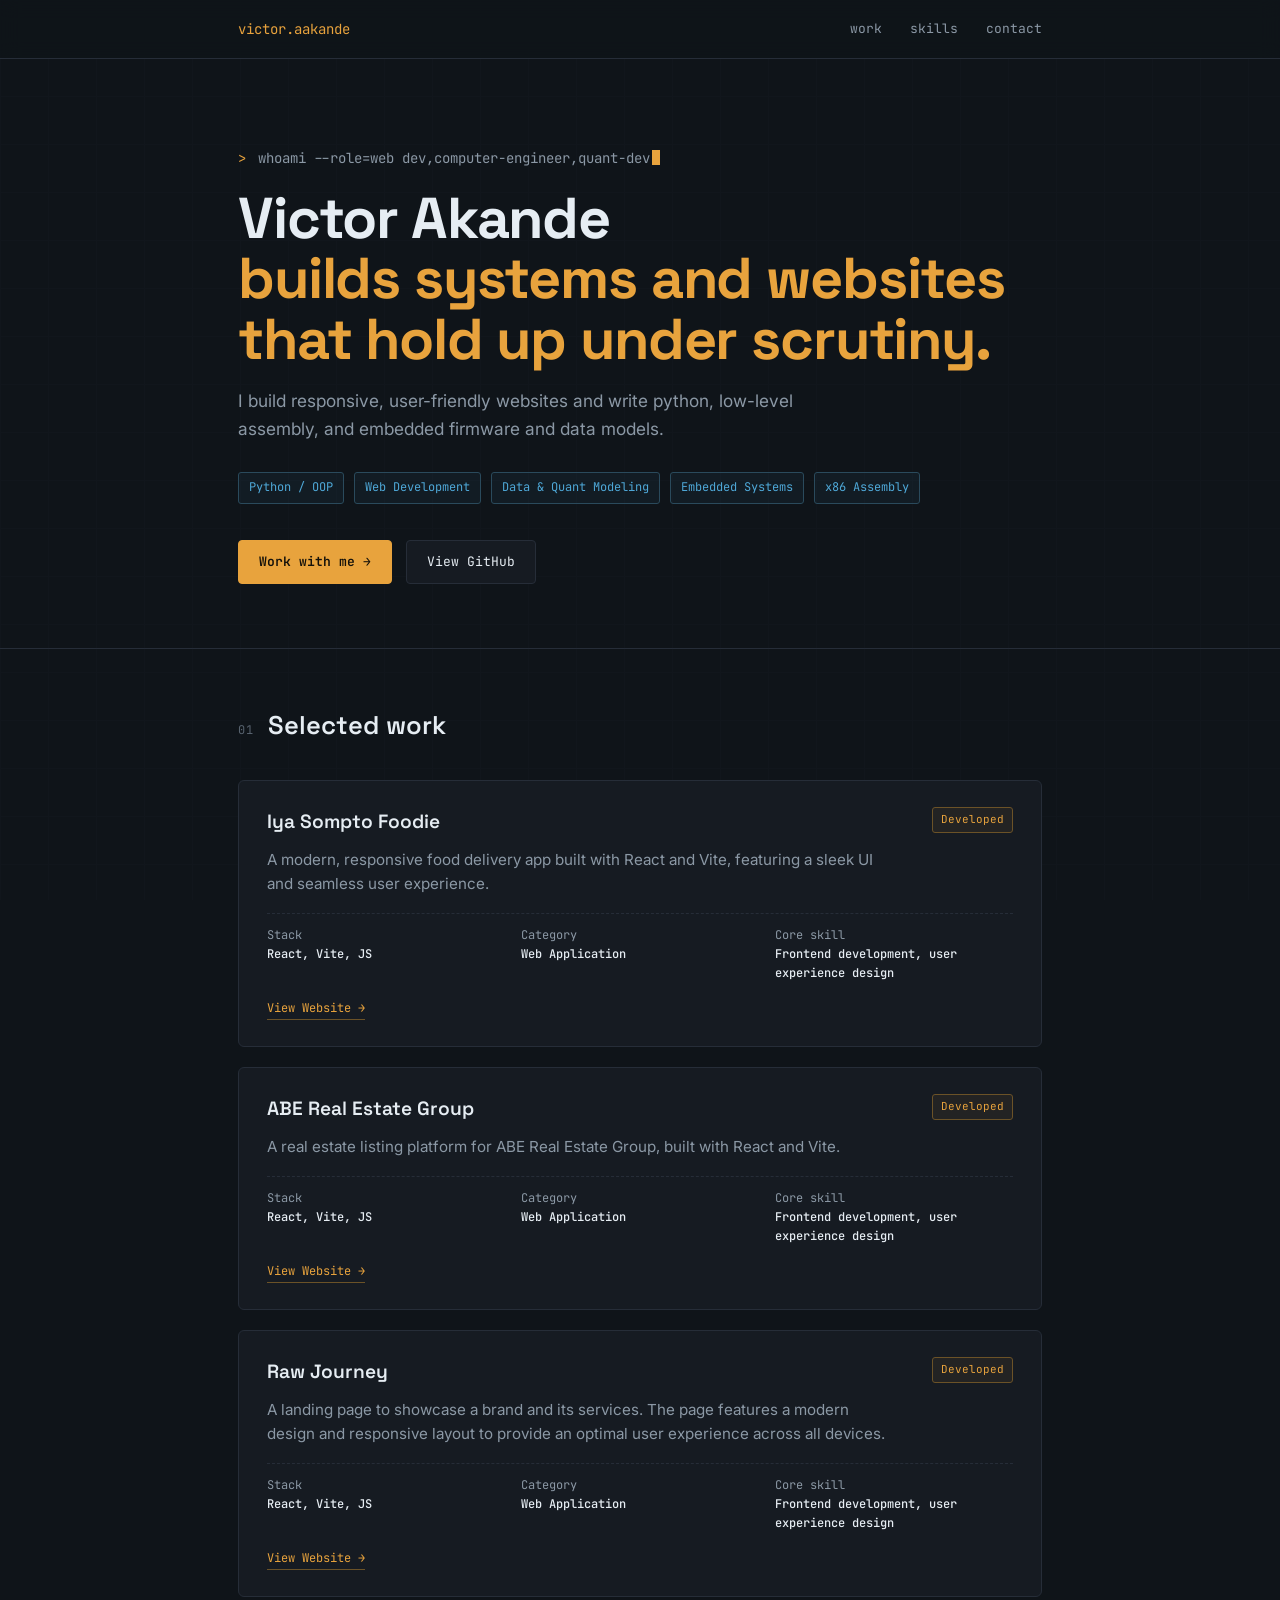
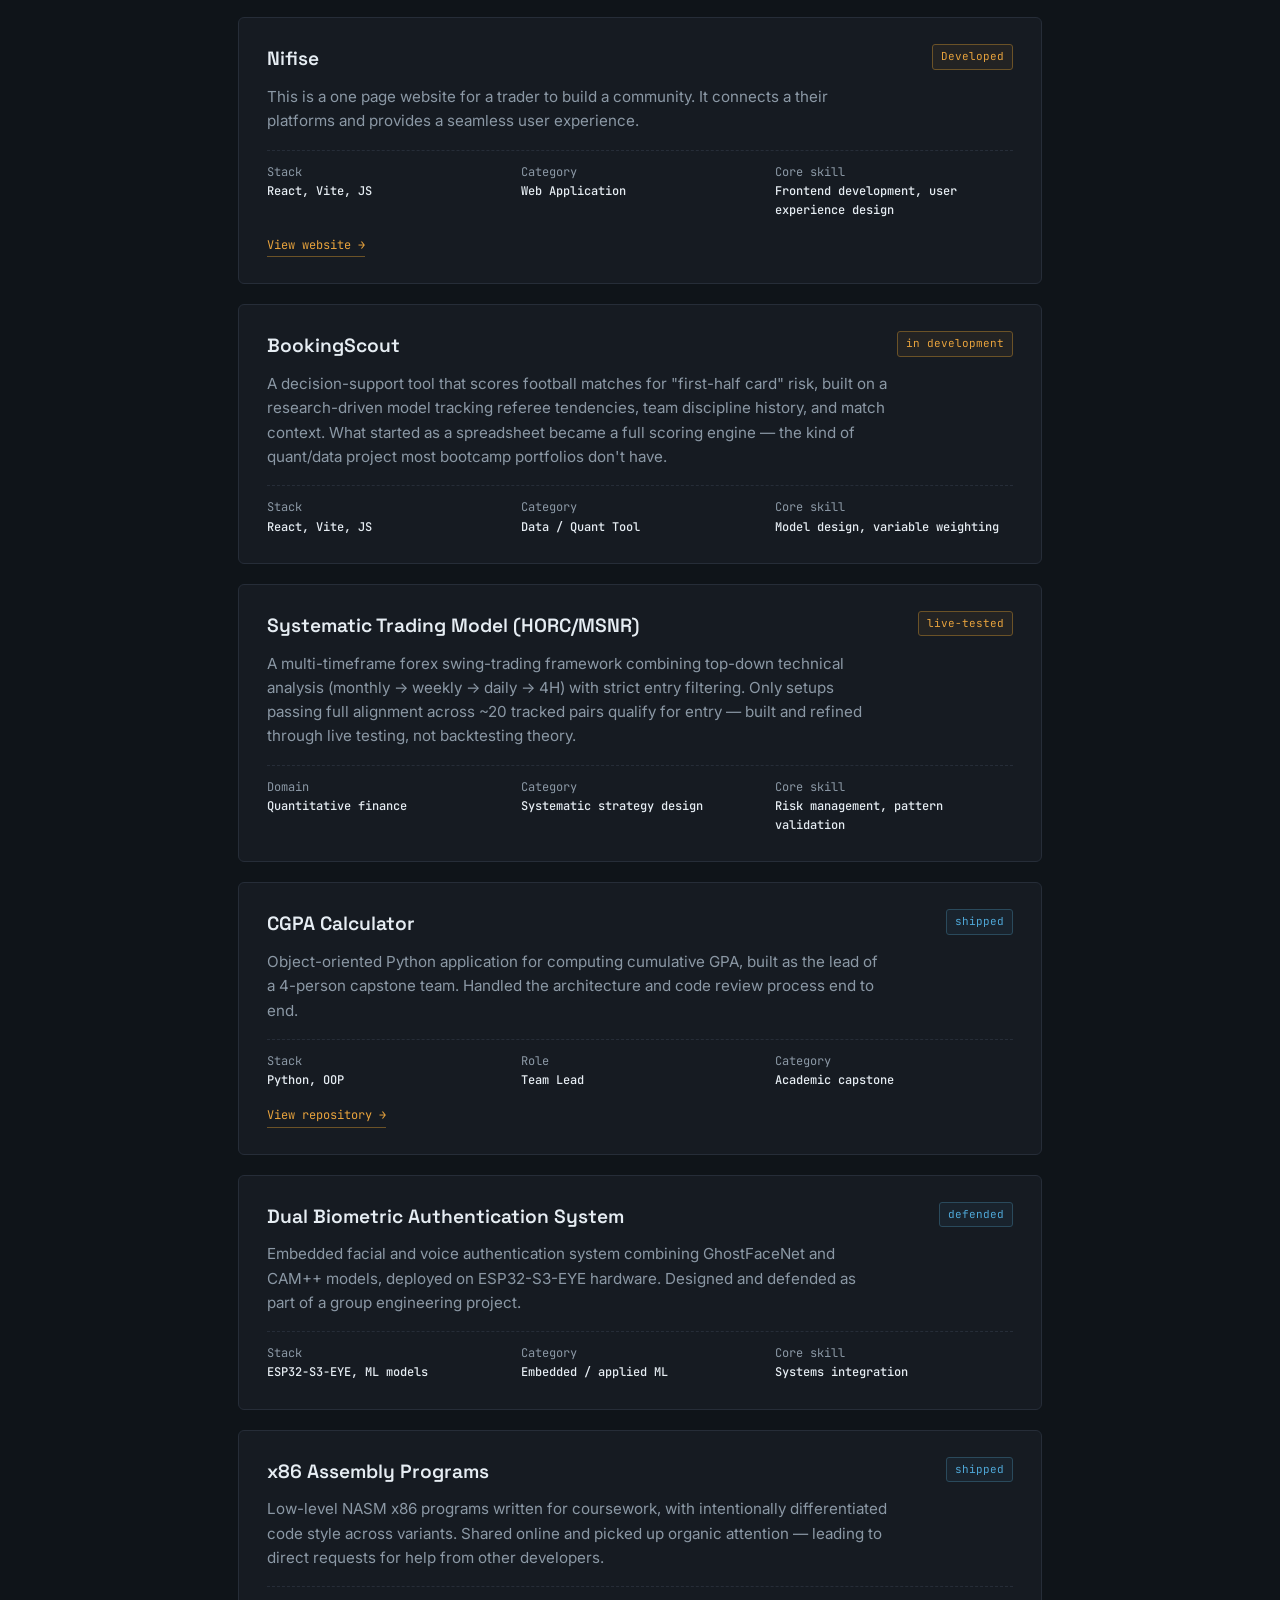
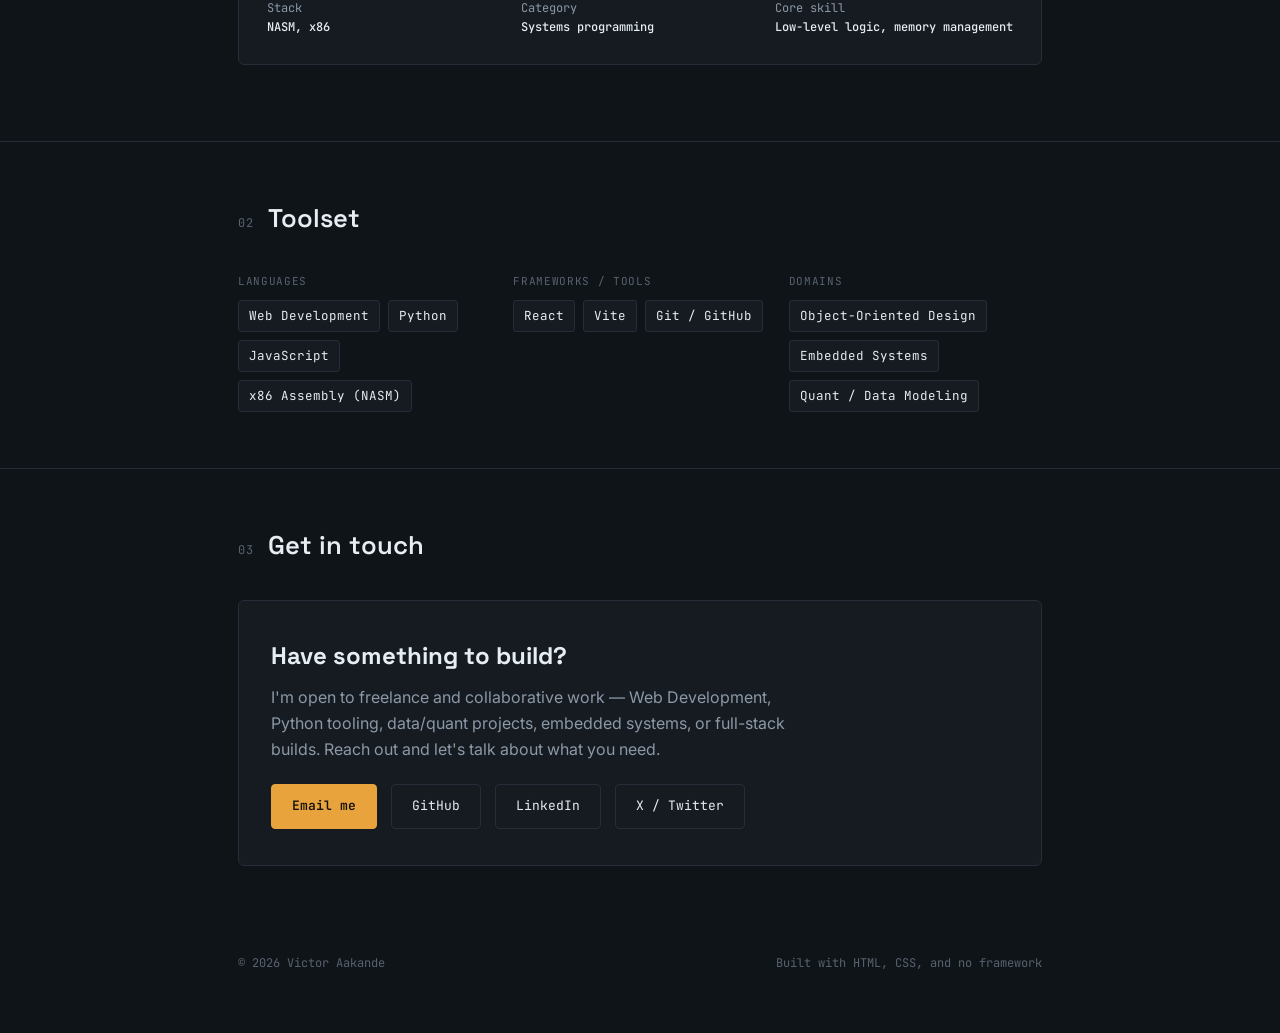
<file: MyPortfolioWeb/portfolio.html>
<!DOCTYPE html>
<html lang="en">
<head>
<meta charset="UTF-8">
<meta name="viewport" content="width=device-width, initial-scale=1.0">
<title>Victor Akande — Software & Quant Engineering</title>
<meta name="description" content="Portfolio of Victor Akande — Web Development, Python/OOP, embedded systems, and data-driven quant engineering.">

<link rel="preconnect" href="https://fonts.googleapis.com">
<link rel="preconnect" href="https://fonts.gstatic.com" crossorigin>
<link href="https://fonts.googleapis.com/css2?family=Space+Grotesk:wght@400;500;600;700&family=Inter:wght@400;500;600&family=JetBrains+Mono:wght@400;500;600&display=swap" rel="stylesheet">
<link rel="stylesheet" href="styles.css">
</head>
<body>

<nav>
  <div class="wrap">
    <div class="nav-mark">victor.aakande</div>
    <div class="nav-links">
      <a href="#work">work</a>
      <a href="#skills">skills</a>
      <a href="#contact">contact</a>
    </div>
  </div>
</nav>

<header class="hero">
  <div class="wrap">
    <div class="prompt-line"><span class="caret">&gt;</span>&nbsp;<span class="typed" id="typed"></span></div>
    <h1 class="name">Victor Akande<br><span class="accent">builds systems and websites that hold up under scrutiny.</span></h1>
    <p class="tagline">I build responsive, user-friendly websites and write python, low-level assembly, and embedded firmware and data models.</p>
    <div class="hero-tags">
      <span class="tag">Python / OOP</span>
      <span class="tag">Web Development</span>
      <span class="tag">Data & Quant Modeling</span>
      <span class="tag">Embedded Systems</span>
      <span class="tag">x86 Assembly</span>
    </div>
    <div class="cta-row">
      <a class="btn btn-primary" href="#contact">Work with me →</a>
      <a class="btn btn-ghost" href="https://github.com/aakandevictor" target="_blank" rel="noopener">View GitHub</a>
    </div>
  </div>
</header>

<section id="work">
  <div class="wrap">
    <div class="section-head">
      <span class="label">01</span>
      <h2>Selected work</h2>
    </div>

    <div class="project">
      <div class="project-top">
        <div class="project-title">Iya Sompto Foodie</div>
        <div class="project-status status-active">Developed</div>
      </div>
      <p class="project-desc">A modern, responsive food delivery app built with React and Vite, featuring a sleek UI and seamless user experience.</p>
      <div class="spec-sheet">
        <div><span>Stack</span><b>React, Vite, JS</b></div>
        <div><span>Category</span><b>Web Application</b></div>
        <div><span>Core skill</span><b>Frontend development, user experience design</b></div>
      </div>
      <div class="project-links">
        <a href="https://iyasomptofoodie.com" target="_blank" rel="noopener">View Website →</a>
      </div>
    </div>

    <div class="project">
      <div class="project-top">
        <div class="project-title">ABE Real Estate Group</div>
        <div class="project-status status-active">Developed</div>
      </div>
      <p class="project-desc">A real estate listing platform for ABE Real Estate Group, built with React and Vite.</p>
      <div class="spec-sheet">
        <div><span>Stack</span><b>React, Vite, JS</b></div>
        <div><span>Category</span><b>Web Application</b></div>
        <div><span>Core skill</span><b>Frontend development, user experience design</b></div>
      </div>
      <div class="project-links">
        <a href="https://aberealestategroup.com" target="_blank" rel="noopener">View Website →</a>
      </div>
    </div>

     <div class="project">
      <div class="project-top">
        <div class="project-title">Raw Journey</div>
        <div class="project-status status-active">Developed</div>
      </div>
      <p class="project-desc">A landing page to showcase a brand and its services. The page features a modern design and responsive layout to provide an optimal user experience across all devices.</p>
      <div class="spec-sheet">
        <div><span>Stack</span><b>React, Vite, JS</b></div>
        <div><span>Category</span><b>Web Application</b></div>
        <div><span>Core skill</span><b>Frontend development, user experience design</b></div>
      </div>
      <div class="project-links">
        <a href="https://rawjourney.com" target="_blank" rel="noopener">View Website →</a>
      </div>
    </div>

     <div class="project">
      <div class="project-top">
        <div class="project-title">Nifise</div>
        <div class="project-status status-active">Developed</div>
      </div>
      <p class="project-desc">This is a one page website for a trader to build a community. It connects a their platforms and provides a seamless user experience.</p>
      <div class="spec-sheet">
        <div><span>Stack</span><b>React, Vite, JS</b></div>
        <div><span>Category</span><b>Web Application</b></div>
        <div><span>Core skill</span><b>Frontend development, user experience design</b></div>
      </div>
      <div class="project-links">
        <a href="https://nifise.com" target="_blank" rel="noopener">View website →</a>
      </div>
    </div>

    <div class="project">
      <div class="project-top">
        <div class="project-title">BookingScout</div>
        <div class="project-status status-active">in development</div>
      </div>
      <p class="project-desc">A decision-support tool that scores football matches for "first-half card" risk, built on a research-driven model tracking referee tendencies, team discipline history, and match context. What started as a spreadsheet became a full scoring engine — the kind of quant/data project most bootcamp portfolios don't have.</p>
      <div class="spec-sheet">
        <div><span>Stack</span><b>React, Vite, JS</b></div>
        <div><span>Category</span><b>Data / Quant Tool</b></div>
        <div><span>Core skill</span><b>Model design, variable weighting</b></div>
      </div>
    </div>

    <div class="project">
      <div class="project-top">
        <div class="project-title">Systematic Trading Model (HORC/MSNR)</div>
        <div class="project-status status-active">live-tested</div>
      </div>
      <p class="project-desc">A multi-timeframe forex swing-trading framework combining top-down technical analysis (monthly → weekly → daily → 4H) with strict entry filtering. Only setups passing full alignment across ~20 tracked pairs qualify for entry — built and refined through live testing, not backtesting theory.</p>
      <div class="spec-sheet">
        <div><span>Domain</span><b>Quantitative finance</b></div>
        <div><span>Category</span><b>Systematic strategy design</b></div>
        <div><span>Core skill</span><b>Risk management, pattern validation</b></div>
      </div>
    </div>

    <div class="project">
      <div class="project-top">
        <div class="project-title">CGPA Calculator</div>
        <div class="project-status status-done">shipped</div>
      </div>
      <p class="project-desc">Object-oriented Python application for computing cumulative GPA, built as the lead of a 4-person capstone team. Handled the architecture and code review process end to end.</p>
      <div class="spec-sheet">
        <div><span>Stack</span><b>Python, OOP</b></div>
        <div><span>Role</span><b>Team Lead</b></div>
        <div><span>Category</span><b>Academic capstone</b></div>
      </div>
      <div class="project-links">
        <a href="https://github.com/aakandevictor/Grp2--CPGA-Calculator" target="_blank" rel="noopener">View repository →</a>
      </div>
    </div>

    <div class="project">
      <div class="project-top">
        <div class="project-title">Dual Biometric Authentication System</div>
        <div class="project-status status-done">defended</div>
      </div>
      <p class="project-desc">Embedded facial and voice authentication system combining GhostFaceNet and CAM++ models, deployed on ESP32-S3-EYE hardware. Designed and defended as part of a group engineering project.</p>
      <div class="spec-sheet">
        <div><span>Stack</span><b>ESP32-S3-EYE, ML models</b></div>
        <div><span>Category</span><b>Embedded / applied ML</b></div>
        <div><span>Core skill</span><b>Systems integration</b></div>
      </div>
    </div>

    <div class="project">
      <div class="project-top">
        <div class="project-title">x86 Assembly Programs</div>
        <div class="project-status status-done">shipped</div>
      </div>
      <p class="project-desc">Low-level NASM x86 programs written for coursework, with intentionally differentiated code style across variants. Shared online and picked up organic attention — leading to direct requests for help from other developers.</p>
      <div class="spec-sheet">
        <div><span>Stack</span><b>NASM, x86</b></div>
        <div><span>Category</span><b>Systems programming</b></div>
        <div><span>Core skill</span><b>Low-level logic, memory management</b></div>
      </div>
    </div>

  </div>
</section>

<section id="skills">
  <div class="wrap">
    <div class="section-head">
      <span class="label">02</span>
      <h2>Toolset</h2>
    </div>
    <div class="skills-grid">
      <div class="skill-group">
        <div class="skill-label">Languages</div>
        <div class="skill-items">
          <span>Web Development</span><span>Python</span><span>JavaScript</span><span>x86 Assembly (NASM)</span>
        </div>
      </div>
      <div class="skill-group">
        <div class="skill-label">Frameworks / Tools</div>
        <div class="skill-items">
          <span>React</span><span>Vite</span><span>Git / GitHub</span>
        </div>
      </div>
      <div class="skill-group">
        <div class="skill-label">Domains</div>
        <div class="skill-items">
          <span>Object-Oriented Design</span><span>Embedded Systems</span><span>Quant / Data Modeling</span>
        </div>
      </div>
    </div>
  </div>
</section>

<section id="contact">
  <div class="wrap">
    <div class="section-head">
      <span class="label">03</span>
      <h2>Get in touch</h2>
    </div>
    <div class="contact-box">
      <h2>Have something to build?</h2>
      <p>I'm open to freelance and collaborative work — Web Development, Python tooling, data/quant projects, embedded systems, or full-stack builds. Reach out and let's talk about what you need.</p>
      <div class="contact-links">
        <a class="btn btn-primary" href="mailto:aakandevictor@gmail.com">Email me</a>
        <a class="btn btn-ghost" href="https://github.com/aakandevictor" target="_blank" rel="noopener">GitHub</a>
        <a class="btn btn-ghost" href="https://linkedin.com/aakandevictor" target="_blank" rel="noopener">LinkedIn</a>
        <a class="btn btn-ghost" href="https://twitter.com/Nifise" target="_blank" rel="noopener">X / Twitter</a>
      </div>
    </div>
  </div>
</section>

<footer>
  <div class="wrap" style="display:flex; justify-content:space-between; width:100%; flex-wrap:wrap; gap:10px;">
    <span>© 2026 Victor Aakande</span>
    <span>Built with HTML, CSS, and no framework</span>
  </div>
</footer>

<script>
  // typed terminal line in hero
  const line = "whoami --role=web dev,computer-engineer,quant-dev";
  const el = document.getElementById('typed');
  let i = 0;
  function type() {
    if (i <= line.length) {
      el.textContent = line.slice(0, i);
      i++;
      setTimeout(type, 32);
    }
  }
  type();

  // fade-in projects on scroll
  const observer = new IntersectionObserver((entries) => {
    entries.forEach(entry => {
      if (entry.isIntersecting) {
        entry.target.classList.add('visible');
        observer.unobserve(entry.target);
      }
    });
  }, { threshold: 0.15 });

  document.querySelectorAll('.project').forEach(p => observer.observe(p));

  // respect reduced motion
  if (window.matchMedia('(prefers-reduced-motion: reduce)').matches) {
    document.querySelectorAll('.project').forEach(p => p.classList.add('visible'));
    el.textContent = line;
  }
</script>

</body>
</html>
</file>
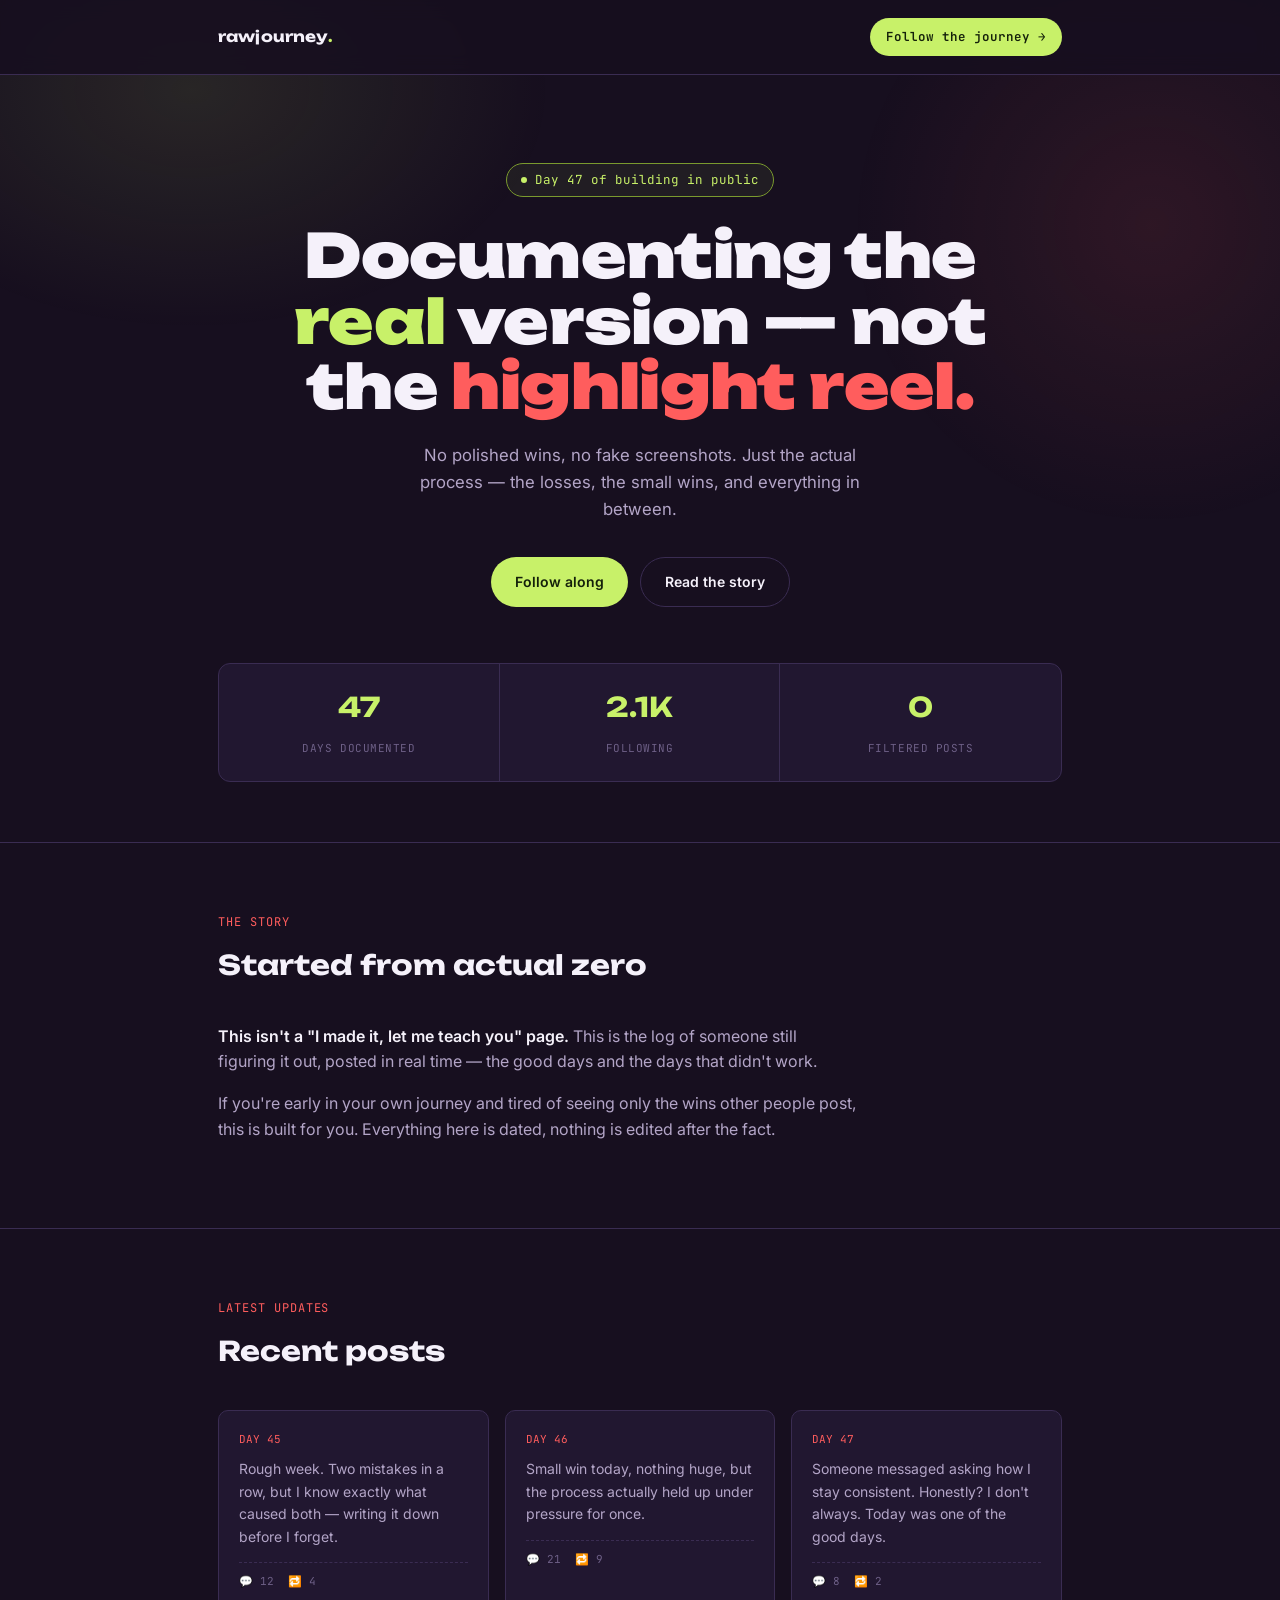
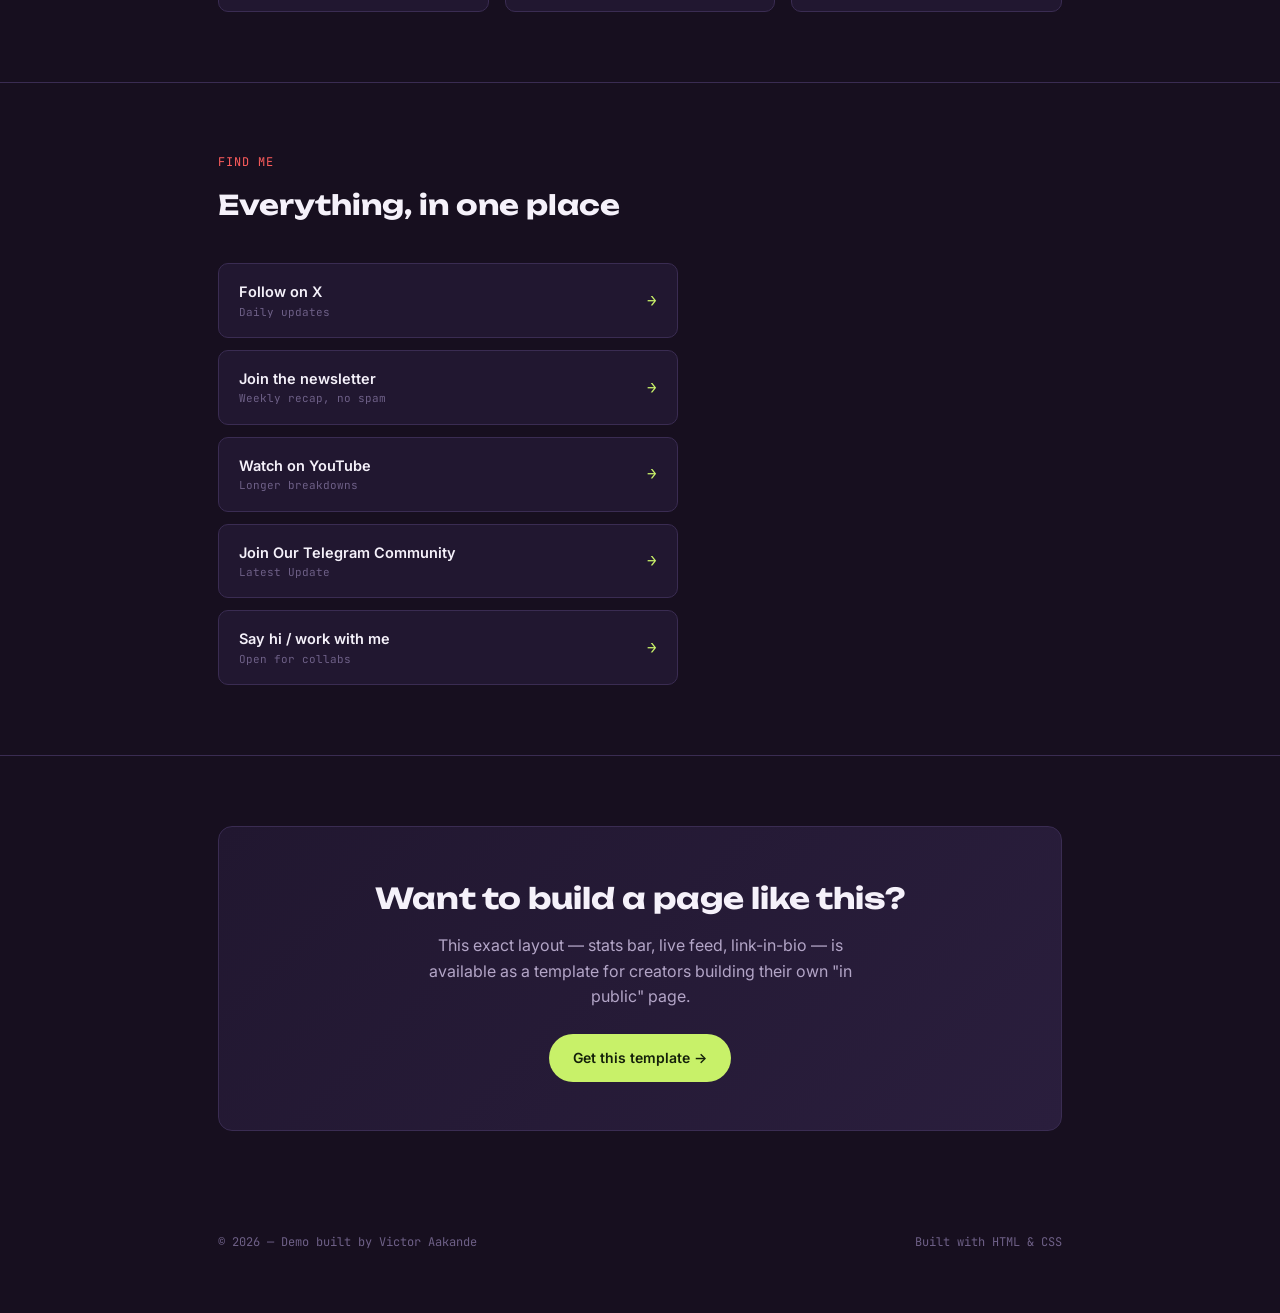
<file: RawJourey/rawjourney.html>
<!DOCTYPE html>
<html lang="en">
<head>
<meta charset="UTF-8">
<meta name="viewport" content="width=device-width, initial-scale=1.0">
<title>@RawJourney — Building in Public</title>
<meta name="description" content="Personal brand / creator page template — demo built by Victor Aakande.">

<link rel="preconnect" href="https://fonts.googleapis.com">
<link rel="preconnect" href="https://fonts.gstatic.com" crossorigin>
<link href="https://fonts.googleapis.com/css2?family=Unbounded:wght@500;700;900&family=Inter:wght@400;500;600;700&family=JetBrains+Mono:wght@400;500;600&display=swap" rel="stylesheet">
<link rel="stylesheet" href="styles.css">
</head>
<body>

<nav>
  <div class="wrap">
    <div class="brand">rawjourney<span class="dot">.</span></div>
    <a class="nav-cta" href="#links">Follow the journey →</a>
  </div>
</nav>

<header class="hero">
  <div class="wrap">
    <div class="handle-tag"><span class="pulse"></span> Day 47 of building in public</div>
    <h1 class="hero-title">Documenting the <span class="hl">real</span> version — not the <span class="hl2">highlight reel.</span></h1>
    <p class="hero-sub">No polished wins, no fake screenshots. Just the actual process — the losses, the small wins, and everything in between.</p>
    <div class="hero-cta-row">
      <a class="btn btn-fill" href="#links">Follow along</a>
      <a class="btn btn-line" href="#story">Read the story</a>
    </div>

    <div class="stats-bar">
      <div class="stat-cell"><span class="num">47</span><span class="lbl">Days Documented</span></div>
      <div class="stat-cell"><span class="num">2.1K</span><span class="lbl">Following</span></div>
      <div class="stat-cell"><span class="num">0</span><span class="lbl">Filtered Posts</span></div>
    </div>
  </div>
</header>

<section id="story">
  <div class="wrap">
    <div class="section-head">
      <span class="section-label">The Story</span>
      <h2>Started from actual zero</h2>
    </div>
    <div class="story-text">
      <p><strong>This isn't a "I made it, let me teach you" page.</strong> This is the log of someone still figuring it out, posted in real time — the good days and the days that didn't work.</p>
      <p>If you're early in your own journey and tired of seeing only the wins other people post, this is built for you. Everything here is dated, nothing is edited after the fact.</p>
    </div>
  </div>
</section>

<section>
  <div class="wrap">
    <div class="section-head">
      <span class="section-label">Latest Updates</span>
      <h2>Recent posts</h2>
    </div>
    <div class="feed-grid">
      <div class="feed-card">
        <span class="day-tag">DAY 45</span>
        <p>Rough week. Two mistakes in a row, but I know exactly what caused both — writing it down before I forget.</p>
        <div class="feed-meta"><span>💬 12</span><span>🔁 4</span></div>
      </div>
      <div class="feed-card">
        <span class="day-tag">DAY 46</span>
        <p>Small win today, nothing huge, but the process actually held up under pressure for once.</p>
        <div class="feed-meta"><span>💬 21</span><span>🔁 9</span></div>
      </div>
      <div class="feed-card">
        <span class="day-tag">DAY 47</span>
        <p>Someone messaged asking how I stay consistent. Honestly? I don't always. Today was one of the good days.</p>
        <div class="feed-meta"><span>💬 8</span><span>🔁 2</span></div>
      </div>
    </div>
  </div>
</section>

<section id="links">
  <div class="wrap">
    <div class="section-head">
      <span class="section-label">Find Me</span>
      <h2>Everything, in one place</h2>
    </div>
    <div class="link-stack">
      <a class="link-item" href="#" target="_blank" rel="noopener">
        <div><div class="link-label">Follow on X</div><div class="link-sub">Daily updates</div></div>
        <span class="arrow">→</span>
      </a>
      <a class="link-item" href="#" target="_blank" rel="noopener">
        <div><div class="link-label">Join the newsletter</div><div class="link-sub">Weekly recap, no spam</div></div>
        <span class="arrow">→</span>
      </a>
      <a class="link-item" href="#" target="_blank" rel="noopener">
        <div><div class="link-label">Watch on YouTube</div><div class="link-sub">Longer breakdowns</div></div>
        <span class="arrow">→</span>
      </a>
      <a class="link-item" href="#" target="_blank" rel="noopener">
        <div><div class="link-label">Join Our Telegram Community</div><div class="link-sub">Latest Update</div></div>
        <span class="arrow">→</span>
      </a> 
      <a class="link-item" href="#" target="_blank" rel="noopener">
        <div><div class="link-label">Say hi / work with me</div><div class="link-sub">Open for collabs</div></div>
        <span class="arrow">→</span>
      </a>
    </div>
  </div>
</section>

<section>
  <div class="wrap">
    <div class="footer-cta">
      <h2>Want to build a page like this?</h2>
      <p>This exact layout — stats bar, live feed, link-in-bio — is available as a template for creators building their own "in public" page.</p>
      <a class="btn btn-fill" href="#">Get this template →</a>
    </div>
  </div>
</section>

<footer>
  <div class="wrap" style="display:flex; justify-content:space-between; width:100%; flex-wrap:wrap; gap:10px;">
    <span>© 2026 — Demo built by Victor Aakande</span>
    <span>Built with HTML &amp; CSS</span>
  </div>
</footer>

</body>
</html>
</file>
<file: MyPortfolioWeb/styles.css>
:root {
    --bg: #0F1419;
    --surface: #161B22;
    --surface-hover: #1C222B;
    --border: #262D38;
    --text: #E6EDF3;
    --text-dim: #8B98A5;
    --text-faint: #58636F;
    --amber: #E8A33D;
    --amber-dim: #6B5227;
    --blue: #4FA8D8;
    --blue-dim: #2A4A5C;

    --display: 'Space Grotesk', sans-serif;
    --body: 'Inter', sans-serif;
    --mono: 'JetBrains Mono', monospace;
  }

  * { margin: 0; padding: 0; box-sizing: border-box; }

  html { scroll-behavior: smooth; }

  body {
    background: var(--bg);
    color: var(--text);
    font-family: var(--body);
    line-height: 1.6;
    -webkit-font-smoothing: antialiased;
  }

  /* faint grid texture, engineering-notebook feel */
  body::before {
    content: '';
    position: fixed;
    inset: 0;
    background-image:
      linear-gradient(var(--border) 1px, transparent 1px),
      linear-gradient(90deg, var(--border) 1px, transparent 1px);
    background-size: 48px 48px;
    opacity: 0.12;
    pointer-events: none;
    z-index: 0;
  }

  a { color: inherit; text-decoration: none; }

  ::selection { background: var(--amber); color: var(--bg); }

  :focus-visible {
    outline: 2px solid var(--amber);
    outline-offset: 3px;
  }

  .wrap {
    max-width: 860px;
    margin: 0 auto;
    padding: 0 28px;
    position: relative;
    z-index: 1;
  }

  /* ---------- NAV ---------- */
  nav {
    position: sticky;
    top: 0;
    z-index: 10;
    backdrop-filter: blur(10px);
    background: rgba(15, 20, 25, 0.85);
    border-bottom: 1px solid var(--border);
  }
  nav .wrap {
    display: flex;
    justify-content: space-between;
    align-items: center;
    padding-top: 18px;
    padding-bottom: 18px;
  }
  .nav-mark {
    font-family: var(--mono);
    font-size: 14px;
    color: var(--amber);
  }
  .nav-links {
    display: flex;
    gap: 28px;
    font-family: var(--mono);
    font-size: 13px;
    color: var(--text-dim);
  }
  .nav-links a:hover { color: var(--text); }
  @media (max-width: 560px) {
    .nav-links { gap: 16px; font-size: 12px; }
  }

  /* ---------- HERO ---------- */
  header.hero {
    padding: 88px 0 64px;
  }
  .prompt-line {
    font-family: var(--mono);
    font-size: 14px;
    color: var(--text-dim);
    margin-bottom: 18px;
    display: flex;
    align-items: center;
    gap: 2px;
  }
  .prompt-line .caret {
    color: var(--amber);
  }
  .prompt-line .typed::after {
    content: '';
    display: inline-block;
    width: 8px;
    height: 15px;
    background: var(--amber);
    margin-left: 2px;
    vertical-align: -2px;
    animation: blink 1s step-end infinite;
  }
  @keyframes blink { 50% { opacity: 0; } }

  h1.name {
    font-family: var(--display);
    font-weight: 700;
    font-size: clamp(2.4rem, 6vw, 3.6rem);
    letter-spacing: -0.02em;
    line-height: 1.05;
    margin-bottom: 18px;
  }
  h1.name .accent { color: var(--amber); }

  .tagline {
    font-size: 1.08rem;
    color: var(--text-dim);
    max-width: 560px;
    margin-bottom: 30px;
  }

  .hero-tags {
    display: flex;
    flex-wrap: wrap;
    gap: 10px;
    margin-bottom: 36px;
  }
  .tag {
    font-family: var(--mono);
    font-size: 12px;
    color: var(--blue);
    border: 1px solid var(--blue-dim);
    background: rgba(79, 168, 216, 0.06);
    padding: 5px 10px;
    border-radius: 3px;
  }

  .cta-row {
    display: flex;
    gap: 14px;
    flex-wrap: wrap;
  }
  .btn {
    font-family: var(--mono);
    font-size: 13px;
    padding: 11px 20px;
    border-radius: 4px;
    border: 1px solid var(--border);
    transition: border-color .15s ease, background .15s ease, transform .15s ease;
    display: inline-flex;
    align-items: center;
    gap: 8px;
  }
  .btn-primary {
    background: var(--amber);
    color: #14110A;
    border-color: var(--amber);
    font-weight: 600;
  }
  .btn-primary:hover { transform: translateY(-1px); background: #f0ae4d; }
  .btn-ghost {
    color: var(--text);
    background: var(--surface);
  }
  .btn-ghost:hover { border-color: var(--text-dim); background: var(--surface-hover); }

  /* ---------- SECTION HEADERS ---------- */
  section { padding: 56px 0; border-top: 1px solid var(--border); }
  .section-head {
    display: flex;
    align-items: baseline;
    gap: 14px;
    margin-bottom: 34px;
  }
  .section-head .label {
    font-family: var(--mono);
    font-size: 12px;
    color: var(--text-faint);
    text-transform: uppercase;
    letter-spacing: 0.08em;
  }
  .section-head h2 {
    font-family: var(--display);
    font-size: 1.6rem;
    font-weight: 600;
  }

  /* ---------- ABOUT ---------- */
  .about-text {
    color: var(--text-dim);
    max-width: 640px;
    font-size: 1rem;
  }
  .about-text strong { color: var(--text); font-weight: 500; }

  /* ---------- PROJECTS ---------- */
  .project {
    background: var(--surface);
    border: 1px solid var(--border);
    border-radius: 6px;
    padding: 26px 28px;
    margin-bottom: 20px;
    opacity: 0;
    transform: translateY(14px);
    transition: opacity .5s ease, transform .5s ease;
  }
  .project.visible { opacity: 1; transform: translateY(0); }

  .project-top {
    display: flex;
    justify-content: space-between;
    align-items: flex-start;
    gap: 16px;
    margin-bottom: 10px;
    flex-wrap: wrap;
  }
  .project-title {
    font-family: var(--display);
    font-size: 1.2rem;
    font-weight: 600;
  }
  .project-status {
    font-family: var(--mono);
    font-size: 11px;
    padding: 3px 8px;
    border-radius: 3px;
    white-space: nowrap;
  }
  .status-active { color: var(--amber); border: 1px solid var(--amber-dim); background: rgba(232,163,61,0.06); }
  .status-done { color: var(--blue); border: 1px solid var(--blue-dim); background: rgba(79,168,216,0.06); }

  .project-desc {
    color: var(--text-dim);
    font-size: 0.95rem;
    margin-bottom: 16px;
    max-width: 620px;
  }

  .spec-sheet {
    font-family: var(--mono);
    font-size: 12px;
    color: var(--text-faint);
    border-top: 1px dashed var(--border);
    padding-top: 12px;
    display: grid;
    grid-template-columns: repeat(auto-fit, minmax(140px, 1fr));
    gap: 8px 16px;
  }
  .spec-sheet div span {
    color: var(--text-dim);
    display: block;
  }
  .spec-sheet div b {
    color: var(--text);
    font-weight: 500;
  }

  .project-links {
    margin-top: 16px;
    display: flex;
    gap: 16px;
  }
  .project-links a {
    font-family: var(--mono);
    font-size: 12px;
    color: var(--amber);
    border-bottom: 1px solid var(--amber-dim);
    padding-bottom: 1px;
  }
  .project-links a:hover { border-color: var(--amber); }

  /* ---------- SKILLS ---------- */
  .skills-grid {
    display: grid;
    grid-template-columns: repeat(auto-fit, minmax(220px, 1fr));
    gap: 22px;
  }
  .skill-group .skill-label {
    font-family: var(--mono);
    font-size: 11px;
    color: var(--text-faint);
    text-transform: uppercase;
    letter-spacing: 0.06em;
    margin-bottom: 10px;
  }
  .skill-items { display: flex; flex-wrap: wrap; gap: 8px; }
  .skill-items span {
    font-family: var(--mono);
    font-size: 12.5px;
    color: var(--text);
    background: var(--surface);
    border: 1px solid var(--border);
    padding: 5px 10px;
    border-radius: 3px;
  }

  /* ---------- CONTACT ---------- */
  .contact-box {
    background: var(--surface);
    border: 1px solid var(--border);
    border-radius: 6px;
    padding: 36px 32px;
    text-align: left;
  }
  .contact-box h2 {
    font-family: var(--display);
    font-size: 1.5rem;
    margin-bottom: 10px;
  }
  .contact-box p {
    color: var(--text-dim);
    margin-bottom: 22px;
    max-width: 520px;
  }
  .contact-links {
    display: flex;
    flex-wrap: wrap;
    gap: 14px;
  }

  footer {
    padding: 32px 0 60px;
    font-family: var(--mono);
    font-size: 12px;
    color: var(--text-faint);
    display: flex;
    justify-content: space-between;
    flex-wrap: wrap;
    gap: 10px;
  }

  @media (max-width: 560px) {
    .project-top { flex-direction: column; }
    section { padding: 44px 0; }
  }
</file>
<file: Sompto/styles.css>
:root {
    --bg: #1B1410;
    --surface: #241C16;
    --surface-2: #2C2118;
    --border: #3A2E24;
    --text: #F3EAE0;
    --text-dim: #B8A996;
    --text-faint: #7D6E5E;
    --gold: #E0A458;
    --gold-dark: #8A5F2C;
    --green: #7A9471;
    --green-dark: #4C5D46;

    --slab: 'Zilla Slab', serif;
    --sans: 'Work Sans', sans-serif;
    --hand: 'Caveat', cursive;
  }

  * { margin: 0; padding: 0; box-sizing: border-box; }
  html { scroll-behavior: smooth; }
  body { background: var(--bg); color: var(--text); font-family: var(--sans); line-height: 1.6; }
  a { color: inherit; text-decoration: none; }
  ::selection { background: var(--gold); color: var(--bg); }
  :focus-visible { outline: 2px solid var(--gold); outline-offset: 3px; }

  .wrap { max-width: 1040px; margin: 0 auto; padding: 0 32px; }

  /* ---------- NAV ---------- */
  nav {
    position: sticky; top: 0; z-index: 20;
    background: rgba(27, 20, 16, 0.92);
    backdrop-filter: blur(8px);
    border-bottom: 1px solid var(--border);
  }
  nav .wrap { display: flex; justify-content: space-between; align-items: center; padding: 18px 32px; }
  .brand { font-family: var(--slab); font-size: 21px; font-weight: 700; color: var(--gold); }
  .nav-links { display: flex; gap: 28px; font-size: 14px; color: var(--text-dim); }
  .nav-links a:hover { color: var(--text); }
  .nav-cta {
    font-size: 13px; font-weight: 600; background: var(--gold); color: #201409;
    padding: 10px 18px; border-radius: 3px;
  }
  .nav-cta:hover { background: #eab26a; }
  @media (max-width: 760px) { .nav-links { display: none; } }

  /* ---------- HERO ---------- */
  .hero { padding: 90px 0 70px; }
  .eyebrow {
    font-size: 13px; letter-spacing: 0.1em; text-transform: uppercase;
    color: var(--green); font-weight: 600; margin-bottom: 18px;
  }
  h1.hero-title {
    font-family: var(--slab); font-weight: 700;
    font-size: clamp(2.5rem, 6vw, 4rem);
    line-height: 1.08; max-width: 720px; margin-bottom: 22px;
  }
  h1.hero-title span { color: var(--gold); }
  .hero-sub { font-size: 1.05rem; color: var(--text-dim); max-width: 500px; margin-bottom: 34px; }
  .hero-cta-row { display: flex; gap: 14px; flex-wrap: wrap; }
  .btn {
    font-size: 14px; font-weight: 600; padding: 13px 22px; border-radius: 3px;
    display: inline-flex; align-items: center; gap: 8px; transition: all .15s ease;
  }
  .btn-fill { background: var(--gold); color: #201409; }
  .btn-fill:hover { background: #eab26a; }
  .btn-line { border: 1px solid var(--text-dim); color: var(--text); }
  .btn-line:hover { border-color: var(--text); background: var(--surface); }

  .special-tag {
    display: inline-flex; align-items: center; gap: 8px;
    font-family: var(--hand); font-size: 1.3rem; color: var(--gold);
    margin-bottom: 20px; transform: rotate(-2deg);
  }
  .special-tag::before { content: '★'; font-family: var(--sans); font-size: 0.8rem; }

  /* ---------- SECTIONS ---------- */
  section { padding: 76px 0; border-top: 1px solid var(--border); }
  .section-head { max-width: 560px; margin-bottom: 40px; }
  .section-head h2 { font-family: var(--slab); font-weight: 700; font-size: 2rem; margin-bottom: 12px; }
  .section-head p { color: var(--text-dim); }

  /* ---------- MENU (dot-leader style) ---------- */
  .menu-list { display: flex; flex-direction: column; gap: 22px; max-width: 640px; }
  .menu-item {
    display: flex; align-items: baseline; gap: 8px;
  }
  .menu-item .name { font-family: var(--slab); font-size: 1.15rem; font-weight: 600; white-space: nowrap; }
  .menu-item .dots {
    flex: 1; border-bottom: 1px dotted var(--text-faint); margin-bottom: 5px;
  }
  .menu-item .price { font-family: var(--slab); font-size: 1.1rem; color: var(--gold); white-space: nowrap; }
  .menu-item .desc { display: block; font-size: 13px; color: var(--text-faint); margin-top: 4px; }

  .menu-category {
    font-size: 12px; text-transform: uppercase; letter-spacing: 0.1em; color: var(--green);
    font-weight: 600; margin: 30px 0 6px;
  }
  .menu-category:first-child { margin-top: 0; }

  /* ---------- GALLERY STRIP ---------- */
  .gallery-strip { display: grid; grid-template-columns: repeat(4, 1fr); gap: 14px; }
  @media (max-width: 760px) { .gallery-strip { grid-template-columns: repeat(2, 1fr); } }
  .gallery-item {
    position: relative; aspect-ratio: 1; border-radius: 4px;
    overflow: hidden; background: linear-gradient(160deg, #3A2E24, #241C16);
    border: 1px solid var(--border);
  }
  .gallery-item img {
    width: 100%; height: 100%; object-fit: cover; display: block;
  }
  .gallery-item span {
    position: absolute; left: 10px; bottom: 10px;
    padding: 6px 10px; border-radius: 999px;
    background: rgba(27, 20, 16, 0.78);
    color: var(--text); font-size: 11px; letter-spacing: 0.08em; text-transform: uppercase;
  }

  /* ---------- STORY ---------- */
  .story-layout { display: grid; grid-template-columns: 1fr 1fr; gap: 48px; align-items: center; }
  @media (max-width: 760px) { .story-layout { grid-template-columns: 1fr; } }
  .story-text p { color: var(--text-dim); margin-bottom: 14px; }
  .story-text strong { color: var(--text); font-weight: 600; }
  .story-photo {
    aspect-ratio: 4/3; border-radius: 4px;
    overflow: hidden; border: 1px solid var(--border);
    background: linear-gradient(160deg, #3A2E24, #1B1410);
  }
  .story-photo img {
    width: 100%; height: 100%; object-fit: cover; display: block;
  }

  /* ---------- HOURS / LOCATION ---------- */
  .info-grid { display: grid; grid-template-columns: 1fr 1fr; gap: 32px; }
  @media (max-width: 760px) { .info-grid { grid-template-columns: 1fr; } }
  .info-card {
    background: var(--surface); border: 1px solid var(--border); border-radius: 5px; padding: 28px;
  }
  .info-card h3 { font-family: var(--slab); font-size: 1.2rem; margin-bottom: 14px; color: var(--gold); }
  .hours-row { display: flex; justify-content: space-between; font-size: 14px; color: var(--text-dim); padding: 7px 0; border-bottom: 1px solid var(--border); }
  .hours-row:last-child { border-bottom: none; }
  .hours-row span:last-child { color: var(--text); }

  /* ---------- TESTIMONIAL ---------- */
  .testimonial {
    background: var(--surface-2); border: 1px solid var(--border); border-radius: 6px;
    padding: 48px; text-align: center;
  }
  .testimonial blockquote {
    font-family: var(--slab); font-size: 1.4rem; max-width: 620px; margin: 0 auto 18px; line-height: 1.4;
  }
  .testimonial cite { font-style: normal; font-size: 13px; color: var(--green); }

  /* ---------- CONTACT ---------- */
  .contact-panel {
    background: var(--gold); color: #201409; border-radius: 6px; padding: 48px; text-align: center;
  }
  .contact-panel h2 { font-family: var(--slab); font-size: 1.9rem; margin-bottom: 10px; }
  .contact-panel p { margin-bottom: 26px; opacity: 0.85; max-width: 480px; margin-left: auto; margin-right: auto; }
  .contact-panel .btn-fill { background: #201409; color: var(--gold); }
  .contact-panel .btn-fill:hover { background: #302013; }

  footer {
    padding: 34px 0 60px; font-size: 13px; color: var(--text-faint);
    display: flex; justify-content: space-between; flex-wrap: wrap; gap: 10px;
    border-top: 1px solid var(--border);
  }
</file>
<file: ABEestategroup/styles.css>
:root {
  --cream: #F7F4EE;
  --cream-2: #EFEAE0;
  --ink: #1D2621;
  --ink-soft: #4A554E;
  --green: #1F3D33;
  --green-dark: #14281F;
  --gold: #AD8A4E;
  --gold-soft: #DDC79A;
  --line: #DAD3C4;

  --serif: 'Newsreader', serif;
  --sans: 'Inter', sans-serif;
}

* { margin: 0; padding: 0; box-sizing: border-box; }
html { scroll-behavior: smooth; }
body {
  background: var(--cream);
  color: var(--ink);
  font-family: var(--sans);
  line-height: 1.6;
}
a { color: inherit; text-decoration: none; }
::selection { background: var(--gold-soft); }
:focus-visible { outline: 2px solid var(--green); outline-offset: 3px; }

.wrap { max-width: 1080px; margin: 0 auto; padding: 0 32px; }

/* ---------- NAV ---------- */
nav {
  position: sticky; top: 0; z-index: 20;
  background: rgba(247, 244, 238, 0.92);
  backdrop-filter: blur(8px);
  border-bottom: 1px solid var(--line);
}
nav .wrap { display: flex; justify-content: space-between; align-items: center; padding: 20px 32px; }
.brand { font-family: var(--serif); font-size: 20px; font-weight: 600; letter-spacing: 0.01em; }
.brand em { font-style: italic; color: var(--gold); }
.nav-links { display: flex; gap: 30px; font-size: 14px; color: var(--ink-soft); }
.nav-links a:hover { color: var(--ink); }
.nav-cta {
  font-size: 13px; font-weight: 600; background: var(--green); color: var(--cream);
  padding: 10px 18px; border-radius: 2px;
}
.nav-cta:hover { background: var(--green-dark); }
@media (max-width: 760px) { .nav-links { display: none; } }

/* ---------- HERO ---------- */
.hero {
  padding: 96px 0 80px;
  position: relative;
  overflow: hidden;
}
.hero .wrap { position: relative; z-index: 2; }
.eyebrow {
  font-size: 13px; letter-spacing: 0.12em; text-transform: uppercase;
  color: var(--gold); font-weight: 600; margin-bottom: 20px;
}
h1.hero-title {
  font-family: var(--serif);
  font-weight: 500;
  font-size: clamp(2.6rem, 6vw, 4.2rem);
  line-height: 1.08;
  max-width: 780px;
  margin-bottom: 24px;
  letter-spacing: -0.01em;
}
h1.hero-title em { font-style: italic; color: var(--green); }
.hero-sub {
  font-size: 1.05rem; color: var(--ink-soft); max-width: 520px; margin-bottom: 36px;
}
.hero-cta-row { display: flex; gap: 14px; flex-wrap: wrap; }
.btn {
  font-size: 14px; font-weight: 600; padding: 13px 24px; border-radius: 2px;
  display: inline-flex; align-items: center; gap: 8px;
  transition: all .15s ease;
}
.btn-fill { background: var(--green); color: var(--cream); }
.btn-fill:hover { background: var(--green-dark); }
.btn-line { border: 1px solid var(--ink); color: var(--ink); }
.btn-line:hover { background: var(--ink); color: var(--cream); }

.hero-stats {
  display: flex; gap: 48px; margin-top: 64px; flex-wrap: wrap;
  border-top: 1px solid var(--line); padding-top: 28px;
}
.hero-stats div span {
  display: block; font-family: var(--serif); font-size: 1.8rem; color: var(--green);
}
.hero-stats div small { color: var(--ink-soft); font-size: 13px; }

/* ---------- LISTINGS ---------- */
section { padding: 80px 0; }
.section-head { margin-bottom: 44px; max-width: 560px; }
.section-head .eyebrow { margin-bottom: 14px; }
.section-head h2 {
  font-family: var(--serif); font-weight: 500; font-size: 2rem; margin-bottom: 12px;
}
.section-head p { color: var(--ink-soft); }

.listings-grid {
  display: grid;
  grid-template-columns: repeat(3, 1fr);
  gap: 26px;
}
@media (max-width: 900px) { .listings-grid { grid-template-columns: 1fr; } }

.listing-card {
  background: var(--cream-2);
  border: 1px solid var(--line);
  border-radius: 4px;
  overflow: hidden;
  position: relative;
}
.listing-photo {
  height: 200px;
  background:
    repeating-linear-gradient(135deg, rgba(31,61,51,0.10) 0 2px, transparent 2px 14px),
    linear-gradient(160deg, #C9BBA3, #A6987F);
  position: relative;
  display: flex; align-items: flex-end;
}
.listing-photo .placeholder-label {
  font-size: 11px; color: rgba(255,255,255,0.85); background: rgba(30,38,33,0.55);
  padding: 4px 8px; margin: 12px; border-radius: 2px; font-family: var(--sans);
}
.price-tag {
  position: absolute; top: 14px; right: 14px;
  background: var(--gold); color: var(--green-dark);
  font-weight: 700; font-size: 13px; padding: 6px 12px; border-radius: 2px;
}
.listing-body { padding: 22px 20px; }
.listing-title { font-family: var(--serif); font-size: 1.15rem; margin-bottom: 6px; }
.listing-loc { font-size: 13px; color: var(--ink-soft); margin-bottom: 14px; }
.listing-specs {
  display: flex; gap: 16px; font-size: 12.5px; color: var(--ink-soft);
  border-top: 1px dashed var(--line); padding-top: 12px;
}

/* ---------- WHY US ---------- */
.why-grid {
  display: grid; grid-template-columns: repeat(3, 1fr); gap: 32px; margin-top: 8px;
}
@media (max-width: 760px) { .why-grid { grid-template-columns: 1fr; } }
.why-item .why-num {
  font-family: var(--serif); font-style: italic; color: var(--gold); font-size: 1.6rem; margin-bottom: 10px; display: block;
}
.why-item h3 { font-size: 1.05rem; margin-bottom: 8px; font-weight: 600; }
.why-item p { color: var(--ink-soft); font-size: 0.94rem; }

/* ---------- TESTIMONIAL ---------- */
.testimonial {
  background: var(--green);
  color: var(--cream);
  border-radius: 6px;
  padding: 56px 48px;
  text-align: center;
}
.testimonial blockquote {
  font-family: var(--serif); font-style: italic; font-size: 1.5rem; max-width: 640px; margin: 0 auto 22px;
  line-height: 1.4;
}
.testimonial cite {
  font-style: normal; font-size: 13px; color: var(--gold-soft); letter-spacing: 0.04em;
}

/* ---------- CONTACT ---------- */
.contact-panel {
  background: var(--cream-2);
  border: 1px solid var(--line);
  border-radius: 6px;
  padding: 48px;
  display: grid;
  grid-template-columns: 1fr 1fr;
  gap: 40px;
}
@media (max-width: 760px) { .contact-panel { grid-template-columns: 1fr; padding: 32px 24px; } }
.contact-panel h2 { font-family: var(--serif); font-size: 1.8rem; margin-bottom: 14px; }
.contact-panel p { color: var(--ink-soft); margin-bottom: 24px; }
.contact-methods a {
  display: flex; align-items: center; gap: 10px;
  font-size: 14px; margin-bottom: 12px; color: var(--green); font-weight: 600;
}
.contact-office-title {
  margin-bottom: 10px;
  font-weight: 600;
  color: var(--ink);
}
.contact-office-details {
  margin-bottom: 0;
}

footer {
  padding: 36px 0 60px; font-size: 13px; color: var(--ink-soft);
  border-top: 1px solid var(--line);
}
.footer-inner {
  display: flex;
  justify-content: space-between;
  width: 100%;
  flex-wrap: wrap;
  gap: 10px;
}
</file>
<file: RawJourey/styles.css>
:root {
    --bg: #170F1F;
    --surface: #211730;
    --surface-2: #2A1E3D;
    --border: #3A2C52;
    --text: #F5F1FA;
    --text-dim: #B3A5C7;
    --text-faint: #6E6087;
    --lime: #C8F169;
    --lime-dark: #7A9A2E;
    --coral: #FF5D5D;
    --coral-dark: #8F2E2E;

    --display: 'Unbounded', sans-serif;
    --sans: 'Inter', sans-serif;
    --mono: 'JetBrains Mono', monospace;
  }

  * { margin: 0; padding: 0; box-sizing: border-box; }
  html { scroll-behavior: smooth; }
  body {
    background: var(--bg);
    color: var(--text);
    font-family: var(--sans);
    line-height: 1.6;
    overflow-x: hidden;
  }
  a { color: inherit; text-decoration: none; }
  ::selection { background: var(--lime); color: var(--bg); }
  :focus-visible { outline: 2px solid var(--lime); outline-offset: 3px; }

  /* soft glow mesh background, no clipart */
  body::before {
    content: '';
    position: fixed; inset: 0; z-index: 0; pointer-events: none;
    background:
      radial-gradient(600px 400px at 15% 10%, rgba(200,241,105,0.10), transparent 60%),
      radial-gradient(500px 500px at 90% 25%, rgba(255,93,93,0.10), transparent 60%);
  }

  .wrap { max-width: 900px; margin: 0 auto; padding: 0 28px; position: relative; z-index: 1; }

  /* ---------- NAV ---------- */
  nav {
    position: sticky; top: 0; z-index: 20;
    background: rgba(23, 15, 31, 0.85);
    backdrop-filter: blur(10px);
    border-bottom: 1px solid var(--border);
  }
  nav .wrap { display: flex; justify-content: space-between; align-items: center; padding: 18px 28px; }
  .brand { font-family: var(--display); font-size: 15px; font-weight: 700; letter-spacing: 0.01em; }
  .brand .dot { color: var(--lime); }
  .nav-cta {
    font-family: var(--mono); font-size: 12.5px; font-weight: 600;
    background: var(--lime); color: #14200A; padding: 9px 16px; border-radius: 30px;
  }
  .nav-cta:hover { background: #d6f78a; }

  /* ---------- HERO ---------- */
  .hero { padding: 88px 0 60px; text-align: center; }
  .handle-tag {
    display: inline-flex; align-items: center; gap: 8px;
    font-family: var(--mono); font-size: 12.5px; color: var(--lime);
    border: 1px solid var(--lime-dark); background: rgba(200,241,105,0.06);
    padding: 6px 14px; border-radius: 30px; margin-bottom: 26px;
  }
  .handle-tag .pulse {
    width: 6px; height: 6px; border-radius: 50%; background: var(--lime);
    animation: pulse 1.6s ease-in-out infinite;
  }
  @keyframes pulse { 0%,100% { opacity: 1; } 50% { opacity: 0.3; } }

  h1.hero-title {
    font-family: var(--display); font-weight: 900;
    font-size: clamp(2.2rem, 7vw, 3.8rem);
    line-height: 1.08; letter-spacing: -0.01em;
    max-width: 760px; margin: 0 auto 22px;
  }
  h1.hero-title .hl { color: var(--lime); }
  h1.hero-title .hl2 { color: var(--coral); }

  .hero-sub {
    font-size: 1.05rem; color: var(--text-dim); max-width: 480px; margin: 0 auto 34px;
  }

  .hero-cta-row { display: flex; justify-content: center; gap: 12px; flex-wrap: wrap; margin-bottom: 56px; }
  .btn {
    font-family: var(--sans); font-size: 14px; font-weight: 600; padding: 13px 24px; border-radius: 30px;
    display: inline-flex; align-items: center; gap: 8px; transition: all .15s ease;
  }
  .btn-fill { background: var(--lime); color: #14200A; }
  .btn-fill:hover { transform: translateY(-2px); background: #d6f78a; }
  .btn-line { border: 1.5px solid var(--border); color: var(--text); }
  .btn-line:hover { border-color: var(--text-dim); }

  /* ---------- STATS BAR ---------- */
  .stats-bar {
    display: grid; grid-template-columns: repeat(3, 1fr);
    background: var(--surface); border: 1px solid var(--border); border-radius: 12px;
    overflow: hidden;
  }
  .stat-cell {
    padding: 22px 16px; text-align: center; border-right: 1px solid var(--border);
  }
  .stat-cell:last-child { border-right: none; }
  .stat-cell .num {
    font-family: var(--display); font-size: 1.7rem; font-weight: 700; color: var(--lime); display: block; margin-bottom: 4px;
  }
  .stat-cell .lbl { font-family: var(--mono); font-size: 11px; color: var(--text-faint); text-transform: uppercase; letter-spacing: 0.05em; }
  @media (max-width: 560px) { .stat-cell .num { font-size: 1.3rem; } }

  /* ---------- SECTIONS ---------- */
  section { padding: 70px 0; border-top: 1px solid var(--border); }
  .section-head { margin-bottom: 36px; max-width: 560px; }
  .section-label {
    font-family: var(--mono); font-size: 12px; color: var(--coral);
    text-transform: uppercase; letter-spacing: 0.08em; margin-bottom: 12px; display: block;
  }
  .section-head h2 { font-family: var(--display); font-weight: 700; font-size: 1.7rem; }
  .section-head p { color: var(--text-dim); margin-top: 10px; }

  /* ---------- STORY ---------- */
  .story-text { max-width: 640px; color: var(--text-dim); }
  .story-text p { margin-bottom: 16px; }
  .story-text strong { color: var(--text); font-weight: 600; }

  /* ---------- FEED ---------- */
  .feed-grid { display: grid; grid-template-columns: repeat(3, 1fr); gap: 16px; }
  @media (max-width: 760px) { .feed-grid { grid-template-columns: 1fr; } }
  .feed-card {
    background: var(--surface); border: 1px solid var(--border); border-radius: 10px; padding: 20px;
  }
  .feed-card .day-tag {
    font-family: var(--mono); font-size: 11px; color: var(--coral); margin-bottom: 10px; display: block;
  }
  .feed-card p { font-size: 14px; color: var(--text-dim); margin-bottom: 14px; }
  .feed-card .feed-meta {
    display: flex; gap: 14px; font-family: var(--mono); font-size: 11px; color: var(--text-faint);
    border-top: 1px dashed var(--border); padding-top: 10px;
  }

  /* ---------- LINKS (link-in-bio style) ---------- */
  .link-stack { display: flex; flex-direction: column; gap: 12px; max-width: 460px; }
  .link-item {
    background: var(--surface); border: 1px solid var(--border); border-radius: 10px;
    padding: 16px 20px; display: flex; justify-content: space-between; align-items: center;
    transition: border-color .15s ease, background .15s ease;
  }
  .link-item:hover { border-color: var(--lime-dark); background: var(--surface-2); }
  .link-item .link-label { font-weight: 600; font-size: 14.5px; }
  .link-item .link-sub { font-family: var(--mono); font-size: 11px; color: var(--text-faint); }
  .link-item .arrow { color: var(--lime); font-family: var(--mono); }

  /* ---------- FOOTER CTA ---------- */
  .footer-cta {
    background: linear-gradient(135deg, var(--surface), var(--surface-2));
    border: 1px solid var(--border); border-radius: 14px; padding: 48px; text-align: center;
  }
  .footer-cta h2 { font-family: var(--display); font-size: 1.8rem; margin-bottom: 12px; }
  .footer-cta p { color: var(--text-dim); margin-bottom: 24px; max-width: 460px; margin-left: auto; margin-right: auto; }

  footer {
    padding: 32px 0 60px; font-family: var(--mono); font-size: 12px; color: var(--text-faint);
    display: flex; justify-content: space-between; flex-wrap: wrap; gap: 10px;
  }
</file>
